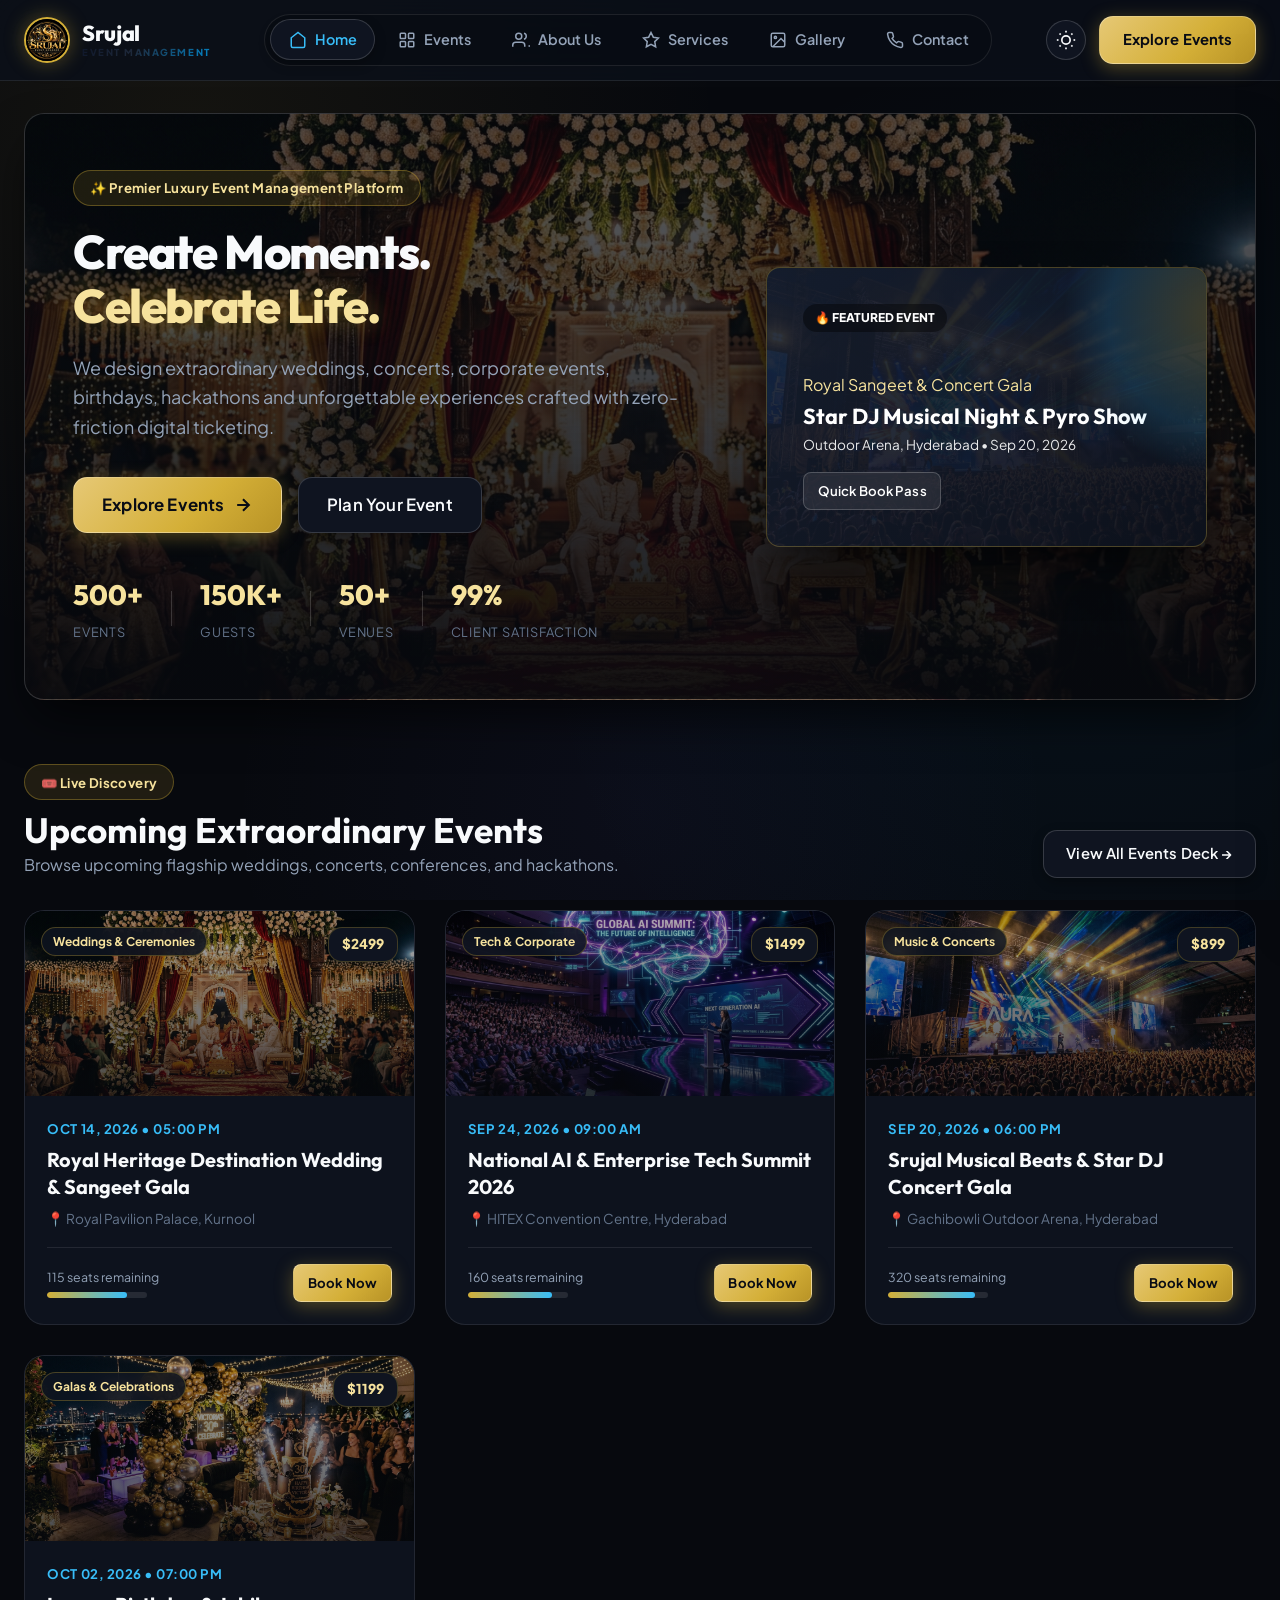
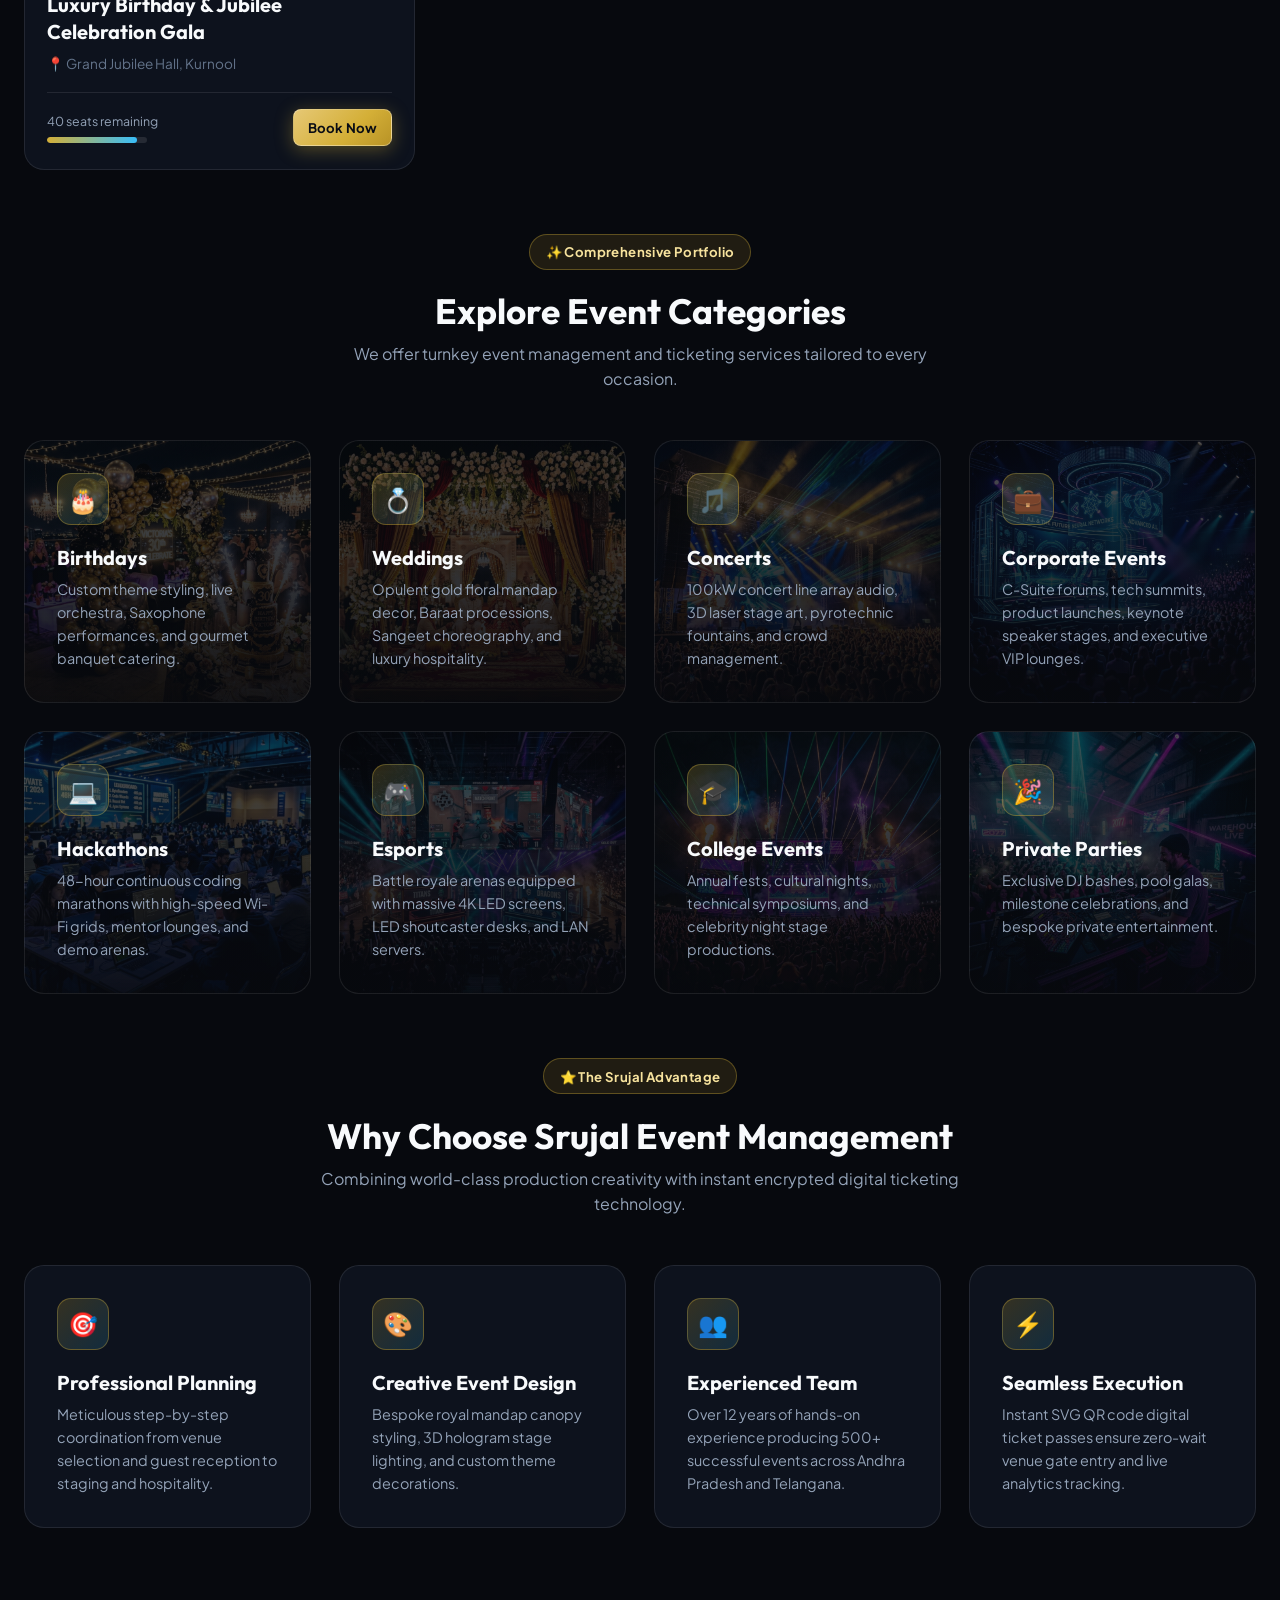
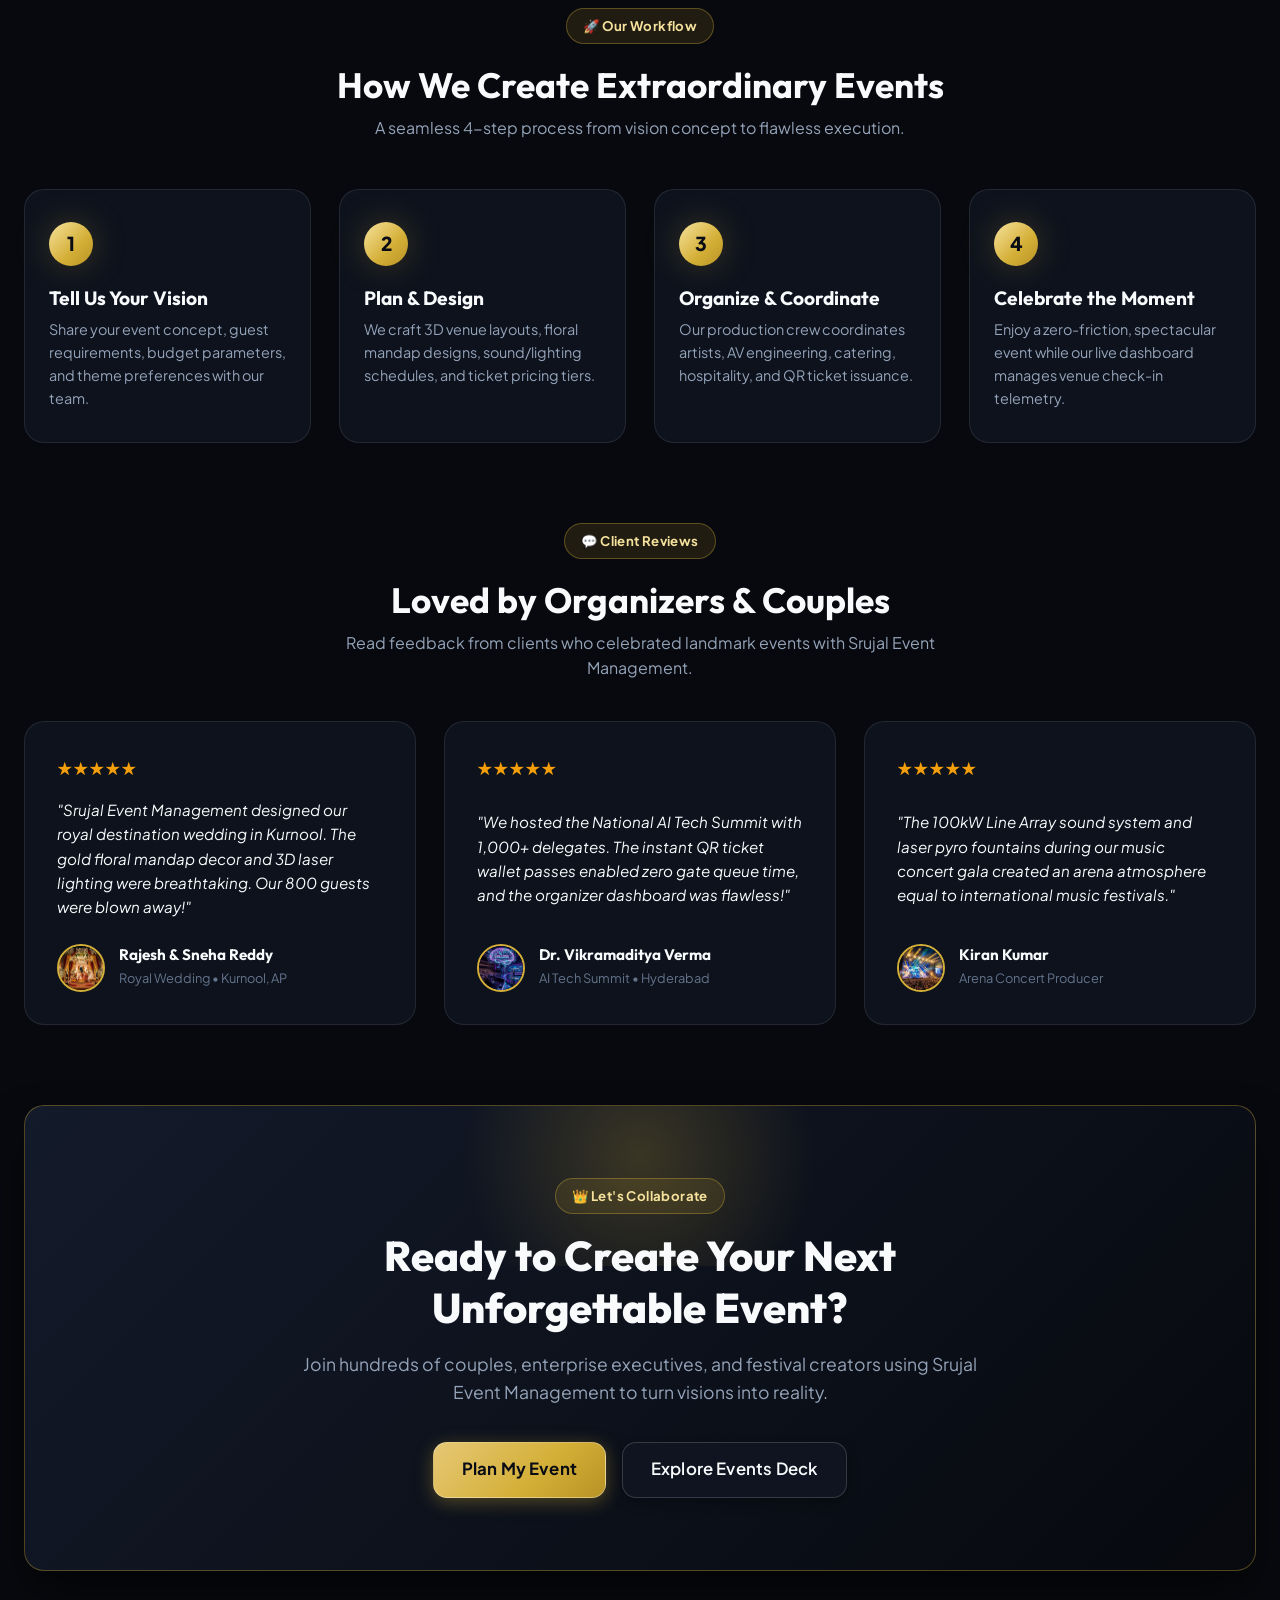
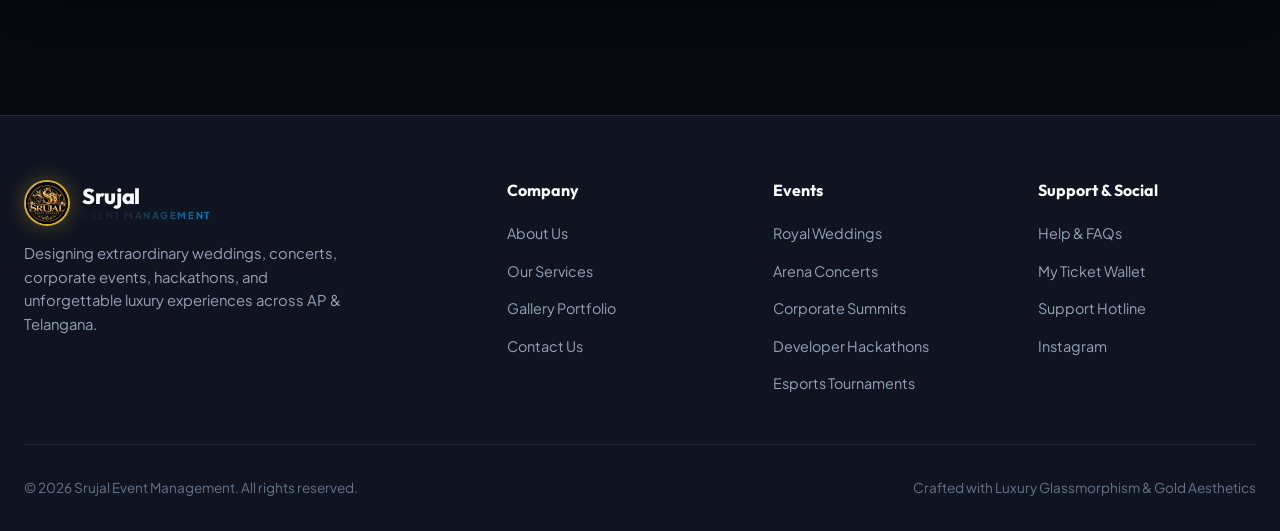
<file: index.html>
<!DOCTYPE html>
<html lang="en" data-theme="dark">
<head>
  <meta charset="UTF-8">
  <meta name="viewport" content="width=device-width, initial-scale=1.0">
  <title>Srujal Event Management — Create Moments. Celebrate Life.</title>
  <meta name="description" content="We design extraordinary weddings, concerts, corporate summits, birthdays, hackathons, and unforgettable experiences with instant QR ticketing.">
  
  <!-- Google Fonts --> 
  <link rel="preconnect" href="https://fonts.googleapis.com">
  <link rel="preconnect" href="https://fonts.gstatic.com" crossorigin>
  <link href="https://fonts.googleapis.com/css2?family=Outfit:wght@400;500;600;700;800&family=Plus+Jakarta+Sans:wght@300;400;500;600;700;800&display=swap" rel="stylesheet">
  
  <!-- Stylesheet -->
  <link rel="stylesheet" href="styles.css">   
  <script>
    (function() {
      const saved = localStorage.getItem('srujalem_theme') || 'dark';
      document.documentElement.setAttribute('data-theme', saved);
    })();
  </script>
</head>
<body>

  <!-- Header Nav -->
  <header class="app-header">
    <div class="header-container">
      <a href="index.html" class="brand-logo">
        <img src="images/logo.png" alt="Srujal Event Management Logo" class="brand-logo-img">
        <span class="logo-text"><span class="logo-name">Srujal</span><span class="logo-accent">Event Management</span></span>
      </a>

      <!-- Primary Navigation -->
      <nav class="main-nav">
        <a href="index.html" class="nav-link active">
          <svg width="18" height="18" viewBox="0 0 24 24" fill="none" stroke="currentColor" stroke-width="2"><path d="M3 9l9-7 9 7v11a2 2 0 0 1-2 2H5a2 2 0 0 1-2-2z"/></svg>
          <span>Home</span>
        </a>
        <a href="events.html" class="nav-link">
          <svg width="18" height="18" viewBox="0 0 24 24" fill="none" stroke="currentColor" stroke-width="2"><rect x="3" y="3" width="7" height="7" rx="1"/><rect x="14" y="3" width="7" height="7" rx="1"/><rect x="14" y="14" width="7" height="7" rx="1"/><rect x="3" y="14" width="7" height="7" rx="1"/></svg>
          <span>Events</span>
        </a>
        <a href="about.html" class="nav-link">
          <svg width="18" height="18" viewBox="0 0 24 24" fill="none" stroke="currentColor" stroke-width="2"><path d="M17 21v-2a4 4 0 0 0-4-4H5a4 4 0 0 0-4 4v2"/><circle cx="9" cy="7" r="4"/><path d="M23 21v-2a4 4 0 0 3-3.87"/><path d="M16 3.13a4 4 0 0 1 0 7.75"/></svg>
          <span>About Us</span>
        </a>
        <a href="services.html" class="nav-link">
          <svg width="18" height="18" viewBox="0 0 24 24" fill="none" stroke="currentColor" stroke-width="2"><path d="M12 2l3.09 6.26L22 9.27l-5 4.87 1.18 6.88L12 17.77l-6.18 3.25L7 14.14 2 9.27l6.91-1.01L12 2z"/></svg>
          <span>Services</span>
        </a>
        <a href="gallery.html" class="nav-link">
          <svg width="18" height="18" viewBox="0 0 24 24" fill="none" stroke="currentColor" stroke-width="2"><rect x="3" y="3" width="18" height="18" rx="2"/><circle cx="8.5" cy="8.5" r="1.5"/><polyline points="21 15 16 10 5 21"/></svg>
          <span>Gallery</span>
        </a>
        <a href="contact.html" class="nav-link">
          <svg width="18" height="18" viewBox="0 0 24 24" fill="none" stroke="currentColor" stroke-width="2"><path d="M22 16.92v3a2 2 0 0 1-2.18 2 19.79 19.79 0 0 1-8.63-3.07 19.5 19.5 0 0 1-6-6 19.79 19.79 0 0 1-3.07-8.67A2 2 0 0 1 4.11 2h3a2 2 0 0 1 2 1.72 12.84 12.84 0 0 0 .7 2.81 2 2 0 0 1-.45 2.11L8.09 9.91a16 16 0 0 0 6 6l1.27-1.27a2 2 0 0 1 2.11-.45 12.84 12.84 0 0 0 2.81.7A2 2 0 0 1 22 16.92z"/></svg>
          <span>Contact</span>
        </a>
      </nav>

      <!-- Action Controls -->
      <div class="header-actions">
        <button class="theme-toggle-btn" id="theme-toggle" title="Toggle Theme" aria-label="Toggle Theme">
          <svg class="sun-icon" width="20" height="20" viewBox="0 0 24 24" fill="none" stroke="currentColor" stroke-width="2"><circle cx="12" cy="12" r="5"/><line x1="12" y1="1" x2="12" y2="3"/><line x1="12" y1="21" x2="12" y2="23"/><line x1="4.22" y1="4.22" x2="5.64" y2="5.64"/><line x1="18.36" y1="18.36" x2="19.78" y2="19.78"/><line x1="1" y1="12" x2="3" y2="12"/><line x1="21" y1="12" x2="23" y2="12"/><line x1="4.22" y1="19.78" x2="5.64" y2="18.36"/><line x1="18.36" y1="5.64" x2="19.78" y2="4.22"/></svg>
          <svg class="moon-icon" width="20" height="20" viewBox="0 0 24 24" fill="none" stroke="currentColor" stroke-width="2"><path d="M21 12.79A9 9 0 1 1 11.21 3 7 7 0 0 0 21 12.79z"/></svg>
        </button>
        <button class="mobile-menu-toggle" id="mobile-menu-toggle" aria-label="Open Mobile Navigation Menu">
          <svg width="24" height="24" viewBox="0 0 24 24" fill="none" stroke="currentColor" stroke-width="2"><line x1="3" y1="12" x2="21" y2="12"/><line x1="3" y1="6" x2="21" y2="6"/><line x1="3" y1="18" x2="21" y2="18"/></svg>
        </button>
        <a href="events.html" class="btn btn-primary"><span>Explore Events</span></a>
      </div>
    </div>
  </header>

  <!-- Mobile Navigation Drawer -->
  <div class="mobile-nav-backdrop" id="mobile-nav-backdrop"></div>
  <aside class="mobile-nav-drawer" id="mobile-nav-drawer">
    <a href="index.html" class="nav-link active">Home</a>
    <a href="events.html" class="nav-link">Events Deck</a>
    <a href="about.html" class="nav-link">About Us</a>
    <a href="services.html" class="nav-link">Services</a>
    <a href="gallery.html" class="nav-link">Gallery</a>
    <a href="contact.html" class="nav-link">Contact</a>
  </aside>

  <main class="app-main">
    <!-- SECTION 1: CINEMATIC HERO SECTION -->
    <section class="hero-banner reveal-on-scroll" style="background: linear-gradient(180deg, rgba(7, 9, 14, 0.65) 0%, rgba(7, 9, 14, 0.95) 100%), url('images/royal_wedding.jpg') center/cover no-repeat;">
      <div class="hero-content">
        <span class="hero-chip">✨ Premier Luxury Event Management Platform</span>
        <h1 class="hero-title">Create Moments. <br><span style="color: var(--accent-gold-light); text-shadow: 0 0 25px rgba(212, 175, 55, 0.4);">Celebrate Life.</span></h1>
        <p class="hero-subtitle">We design extraordinary weddings, concerts, corporate events, birthdays, hackathons and unforgettable experiences crafted with zero-friction digital ticketing.</p>
        
        <div style="display: flex; gap: 1rem; margin-bottom: 2.5rem; flex-wrap: wrap;">
          <a href="events.html" class="btn btn-primary btn-lg">
            <span>Explore Events</span>
            <svg width="20" height="20" viewBox="0 0 24 24" fill="none" stroke="currentColor" stroke-width="2.5"><line x1="5" y1="12" x2="19" y2="12"/><polyline points="12 5 19 12 12 19"/></svg>
          </a>
          <a href="contact.html" class="btn btn-secondary btn-lg">Plan Your Event</a>
        </div>

        <div class="hero-stats">
          <div class="stat-item">
            <span class="stat-num">500+</span>
            <span class="stat-lbl">Events</span>
          </div>
          <div class="stat-divider"></div>
          <div class="stat-item">
            <span class="stat-num">150K+</span>
            <span class="stat-lbl">Guests</span>
          </div>
          <div class="stat-divider"></div>
          <div class="stat-item">
            <span class="stat-num">50+</span>
            <span class="stat-lbl">Venues</span>
          </div>
          <div class="stat-divider"></div>
          <div class="stat-item">
            <span class="stat-num">99%</span>
            <span class="stat-lbl">Client Satisfaction</span>
          </div>
        </div>
      </div>

      <div class="hero-art-card" style="background: linear-gradient(135deg, rgba(22, 30, 46, 0.9) 0%, rgba(13, 18, 29, 0.95) 100%), url('images/concert_stage.jpg') center/cover no-repeat;">
        <div class="art-glow-orb"></div>
        <div class="featured-badge">🔥 Featured Event</div>
        <div class="art-details">
          <span class="art-category" style="color: var(--accent-gold-light);">Royal Sangeet & Concert Gala</span>
          <h3>Star DJ Musical Night & Pyro Show</h3>
          <p>Outdoor Arena, Hyderabad • Sep 20, 2026</p>
          <a href="events.html" class="btn btn-sm btn-glass">Quick Book Pass</a>
        </div>
      </div>
    </section>

    <!-- SECTION 2: UPCOMING EVENTS DECK -->
    <section class="reveal-on-scroll" style="margin: 4rem 0;">
      <div style="display: flex; justify-content: space-between; align-items: flex-end; margin-bottom: 2rem; flex-wrap: wrap; gap: 1rem;">
        <div>
          <span class="hero-chip" style="margin-bottom: 0.5rem;">🎟️ Live Discovery</span>
          <h2 style="font-size: 2.2rem;">Upcoming Extraordinary Events</h2>
          <p style="color: var(--text-secondary);">Browse upcoming flagship weddings, concerts, conferences, and hackathons.</p>
        </div>
        <a href="events.html" class="btn btn-secondary">View All Events Deck &rarr;</a>
      </div>

      <div class="events-grid">
        <!-- Card 1 -->
        <article class="event-card">
          <div class="card-banner" style="background: url('images/royal_wedding.jpg') center/cover no-repeat;">
            <div class="card-banner-overlay"></div>
            <span class="category-tag">Weddings & Ceremonies</span>
            <span class="price-tag">$2499</span>
          </div>
          <div class="card-content">
            <div class="card-date-row">
              <span>Oct 14, 2026 • 05:00 PM</span>
            </div>
            <h3 class="card-title">Royal Heritage Destination Wedding & Sangeet Gala</h3>
            <div class="card-location">📍 Royal Pavilion Palace, Kurnool</div>
            <div class="card-footer">
              <div class="capacity-progress">
                <span>115 seats remaining</span>
                <div class="progress-bar-track"><div class="progress-bar-fill" style="width: 80%;"></div></div>
              </div>
              <a href="events.html" class="btn btn-sm btn-primary">Book Now</a>
            </div>
          </div>
        </article>

        <!-- Card 2 -->
        <article class="event-card">
          <div class="card-banner" style="background: url('images/tech_ai_summit.jpg') center/cover no-repeat;">
            <div class="card-banner-overlay"></div>
            <span class="category-tag">Tech & Corporate</span>
            <span class="price-tag">$1499</span>
          </div>
          <div class="card-content">
            <div class="card-date-row">
              <span>Sep 24, 2026 • 09:00 AM</span>
            </div>
            <h3 class="card-title">National AI & Enterprise Tech Summit 2026</h3>
            <div class="card-location">📍 HITEX Convention Centre, Hyderabad</div>
            <div class="card-footer">
              <div class="capacity-progress">
                <span>160 seats remaining</span>
                <div class="progress-bar-track"><div class="progress-bar-fill" style="width: 84%;"></div></div>
              </div>
              <a href="events.html" class="btn btn-sm btn-primary">Book Now</a>
            </div>
          </div>
        </article>

        <!-- Card 3 -->
        <article class="event-card">
          <div class="card-banner" style="background: url('images/concert_stage.jpg') center/cover no-repeat;">
            <div class="card-banner-overlay"></div>
            <span class="category-tag">Music & Concerts</span>
            <span class="price-tag">$899</span>
          </div>
          <div class="card-content">
            <div class="card-date-row">
              <span>Sep 20, 2026 • 06:00 PM</span>
            </div>
            <h3 class="card-title">Srujal Musical Beats & Star DJ Concert Gala</h3>
            <div class="card-location">📍 Gachibowli Outdoor Arena, Hyderabad</div>
            <div class="card-footer">
              <div class="capacity-progress">
                <span>320 seats remaining</span>
                <div class="progress-bar-track"><div class="progress-bar-fill" style="width: 87%;"></div></div>
              </div>
              <a href="events.html" class="btn btn-sm btn-primary">Book Now</a>
            </div>
          </div>
        </article>

        <!-- Card 4 -->
        <article class="event-card">
          <div class="card-banner" style="background: url('images/birthday_gala.jpg') center/cover no-repeat;">
            <div class="card-banner-overlay"></div>
            <span class="category-tag">Galas & Celebrations</span>
            <span class="price-tag">$1199</span>
          </div>
          <div class="card-content">
            <div class="card-date-row">
              <span>Oct 02, 2026 • 07:00 PM</span>
            </div>
            <h3 class="card-title">Luxury Birthday & Jubilee Celebration Gala</h3>
            <div class="card-location">📍 Grand Jubilee Hall, Kurnool</div>
            <div class="card-footer">
              <div class="capacity-progress">
                <span>40 seats remaining</span>
                <div class="progress-bar-track"><div class="progress-bar-fill" style="width: 90%;"></div></div>
              </div>
              <a href="events.html" class="btn btn-sm btn-primary">Book Now</a>
            </div>
          </div>
        </article>
      </div>
    </section>

    <!-- SECTION 3: EVENT CATEGORIES -->
    <section class="reveal-on-scroll" style="margin: 4rem 0;">
      <div style="text-align: center; margin-bottom: 2.5rem;">
        <span class="hero-chip">✨ Comprehensive Portfolio</span>
        <h2 style="font-size: 2.2rem; margin-bottom: 0.5rem;">Explore Event Categories</h2>
        <p style="color: var(--text-secondary); max-width: 650px; margin: 0 auto;">We offer turnkey event management and ticketing services tailored to every occasion.</p>
      </div>

      <div class="features-grid">
        <a href="events.html?cat=Birthdays" class="feature-card" style="background: linear-gradient(180deg, rgba(7,9,14,0.7) 0%, rgba(7,9,14,0.95) 100%), url('images/birthday_gala.jpg') center/cover no-repeat;">
          <div class="feature-icon">🎂</div>
          <h3>Birthdays</h3>
          <p>Custom theme styling, live orchestra, Saxophone performances, and gourmet banquet catering.</p>
        </a>

        <a href="events.html?cat=Weddings" class="feature-card" style="background: linear-gradient(180deg, rgba(7,9,14,0.7) 0%, rgba(7,9,14,0.95) 100%), url('images/royal_wedding.jpg') center/cover no-repeat;">
          <div class="feature-icon">💍</div>
          <h3>Weddings</h3>
          <p>Opulent gold floral mandap decor, Baraat processions, Sangeet choreography, and luxury hospitality.</p>
        </a>

        <a href="events.html?cat=Concerts" class="feature-card" style="background: linear-gradient(180deg, rgba(7,9,14,0.7) 0%, rgba(7,9,14,0.95) 100%), url('images/concert_stage.jpg') center/cover no-repeat;">
          <div class="feature-icon">🎵</div>
          <h3>Concerts</h3>
          <p>100kW concert line array audio, 3D laser stage art, pyrotechnic fountains, and crowd management.</p>
        </a>

        <a href="events.html?cat=Corporate" class="feature-card" style="background: linear-gradient(180deg, rgba(7,9,14,0.7) 0%, rgba(7,9,14,0.95) 100%), url('images/corporate_summit.png') center/cover no-repeat;">
          <div class="feature-icon">💼</div>
          <h3>Corporate Events</h3>
          <p>C-Suite forums, tech summits, product launches, keynote speaker stages, and executive VIP lounges.</p>
        </a>

        <a href="events.html?cat=Hackathons" class="feature-card" style="background: linear-gradient(180deg, rgba(7,9,14,0.7) 0%, rgba(7,9,14,0.95) 100%), url('images/hackathon.jpg') center/cover no-repeat;">
          <div class="feature-icon">💻</div>
          <h3>Hackathons</h3>
          <p>48-hour continuous coding marathons with high-speed Wi-Fi grids, mentor lounges, and demo arenas.</p>
        </a>

        <a href="events.html?cat=Gaming" class="feature-card" style="background: linear-gradient(180deg, rgba(7,9,14,0.7) 0%, rgba(7,9,14,0.95) 100%), url('images/esports_arena.jpg') center/cover no-repeat;">
          <div class="feature-icon">🎮</div>
          <h3>Esports</h3>
          <p>Battle royale arenas equipped with massive 4K LED screens, LED shoutcaster desks, and LAN servers.</p>
        </a>

        <a href="events.html?cat=College" class="feature-card" style="background: linear-gradient(180deg, rgba(7,9,14,0.7) 0%, rgba(7,9,14,0.95) 100%), url('images/music_mainstage.jpg') center/cover no-repeat;">
          <div class="feature-icon">🎓</div>
          <h3>College Events</h3>
          <p>Annual fests, cultural nights, technical symposiums, and celebrity night stage productions.</p>
        </a>

        <a href="events.html?cat=Parties" class="feature-card" style="background: linear-gradient(180deg, rgba(7,9,14,0.7) 0%, rgba(7,9,14,0.95) 100%), url('images/music_dj_rave.jpg') center/cover no-repeat;">
          <div class="feature-icon">🎉</div>
          <h3>Private Parties</h3>
          <p>Exclusive DJ bashes, pool galas, milestone celebrations, and bespoke private entertainment.</p>
        </a>
      </div>
    </section>

    <!-- SECTION 4: WHY CHOOSE US -->
    <section class="reveal-on-scroll" style="margin: 4rem 0;">
      <div style="text-align: center; margin-bottom: 2.5rem;">
        <span class="hero-chip">⭐ The Srujal Advantage</span>
        <h2 style="font-size: 2.2rem; margin-bottom: 0.5rem;">Why Choose Srujal Event Management</h2>
        <p style="color: var(--text-secondary); max-width: 650px; margin: 0 auto;">Combining world-class production creativity with instant encrypted digital ticketing technology.</p>
      </div>

      <div class="features-grid">
        <div class="feature-card">
          <div class="feature-icon">🎯</div>
          <h3>Professional Planning</h3>
          <p>Meticulous step-by-step coordination from venue selection and guest reception to staging and hospitality.</p>
        </div>
        <div class="feature-card">
          <div class="feature-icon">🎨</div>
          <h3>Creative Event Design</h3>
          <p>Bespoke royal mandap canopy styling, 3D hologram stage lighting, and custom theme decorations.</p>
        </div>
        <div class="feature-card">
          <div class="feature-icon">👥</div>
          <h3>Experienced Team</h3>
          <p>Over 12 years of hands-on experience producing 500+ successful events across Andhra Pradesh and Telangana.</p>
        </div>
        <div class="feature-card">
          <div class="feature-icon">⚡</div>
          <h3>Seamless Execution</h3>
          <p>Instant SVG QR code digital ticket passes ensure zero-wait venue gate entry and live analytics tracking.</p>
        </div>
      </div>
    </section>

    <!-- SECTION 5: EVENT PROCESS TIMELINE -->
    <section class="reveal-on-scroll" style="margin: 5rem 0;">
      <div style="text-align: center; margin-bottom: 1.5rem;">
        <span class="hero-chip">🚀 Our Workflow</span>
        <h2 style="font-size: 2.2rem; margin-bottom: 0.5rem;">How We Create Extraordinary Events</h2>
        <p style="color: var(--text-secondary); max-width: 600px; margin: 0 auto;">A seamless 4-step process from vision concept to flawless execution.</p>
      </div>

      <div class="process-timeline">
        <div class="process-step">
          <div class="process-num">1</div>
          <h3>Tell Us Your Vision</h3>
          <p>Share your event concept, guest requirements, budget parameters, and theme preferences with our team.</p>
        </div>

        <div class="process-step">
          <div class="process-num">2</div>
          <h3>Plan & Design</h3>
          <p>We craft 3D venue layouts, floral mandap designs, sound/lighting schedules, and ticket pricing tiers.</p>
        </div>

        <div class="process-step">
          <div class="process-num">3</div>
          <h3>Organize & Coordinate</h3>
          <p>Our production crew coordinates artists, AV engineering, catering, hospitality, and QR ticket issuance.</p>
        </div>

        <div class="process-step">
          <div class="process-num">4</div>
          <h3>Celebrate the Moment</h3>
          <p>Enjoy a zero-friction, spectacular event while our live dashboard manages venue check-in telemetry.</p>
        </div>
      </div>
    </section>

    <!-- SECTION 6: TESTIMONIALS -->
    <section class="reveal-on-scroll" style="margin: 5rem 0;">
      <div style="text-align: center; margin-bottom: 2.5rem;">
        <span class="hero-chip">💬 Client Reviews</span>
        <h2 style="font-size: 2.2rem; margin-bottom: 0.5rem;">Loved by Organizers & Couples</h2>
        <p style="color: var(--text-secondary); max-width: 600px; margin: 0 auto;">Read feedback from clients who celebrated landmark events with Srujal Event Management.</p>
      </div>

      <div class="testimonials-grid">
        <div class="testimonial-card">
          <div class="testimonial-rating">★★★★★</div>
          <p class="testimonial-quote">"Srujal Event Management designed our royal destination wedding in Kurnool. The gold floral mandap decor and 3D laser lighting were breathtaking. Our 800 guests were blown away!"</p>
          <div class="testimonial-author">
            <img src="images/royal_wedding.jpg" alt="Client Rajesh & Sneha" class="testimonial-avatar">
            <div class="testimonial-info">
              <h4>Rajesh & Sneha Reddy</h4>
              <span>Royal Wedding • Kurnool, AP</span>
            </div>
          </div>
        </div>

        <div class="testimonial-card">
          <div class="testimonial-rating">★★★★★</div>
          <p class="testimonial-quote">"We hosted the National AI Tech Summit with 1,000+ delegates. The instant QR ticket wallet passes enabled zero gate queue time, and the organizer dashboard was flawless!"</p>
          <div class="testimonial-author">
            <img src="images/tech_ai_summit.jpg" alt="Dr. Vikramaditya Verma" class="testimonial-avatar">
            <div class="testimonial-info">
              <h4>Dr. Vikramaditya Verma</h4>
              <span>AI Tech Summit • Hyderabad</span>
            </div>
          </div>
        </div>

        <div class="testimonial-card">
          <div class="testimonial-rating">★★★★★</div>
          <p class="testimonial-quote">"The 100kW Line Array sound system and laser pyro fountains during our music concert gala created an arena atmosphere equal to international music festivals."</p>
          <div class="testimonial-author">
            <img src="images/concert_stage.jpg" alt="Armaan Malik Performance" class="testimonial-avatar">
            <div class="testimonial-info">
              <h4>Kiran Kumar</h4>
              <span>Arena Concert Producer</span>
            </div>
          </div>
        </div>
      </div>
    </section>

    <!-- SECTION 7: FINAL CTA BANNER -->
    <section class="reveal-on-scroll" style="background: linear-gradient(135deg, #131a2a 0%, #07090e 100%); border: 1px solid rgba(212, 175, 55, 0.35); border-radius: var(--radius-lg); padding: 4.5rem 2.5rem; color: #ffffff; text-align: center; margin-top: 4rem; position: relative; overflow: hidden; box-shadow: var(--shadow-lg);">
      <div style="position: absolute; top: -60px; left: 50%; transform: translateX(-50%); width: 450px; height: 220px; background: radial-gradient(circle, rgba(212, 175, 55, 0.22) 0%, transparent 70%); pointer-events: none;"></div>
      <div style="position: relative; z-index: 2; max-width: 720px; margin: 0 auto;">
        <span class="hero-chip" style="margin-bottom: 1rem;">👑 Let's Collaborate</span>
        <h2 style="font-size: 2.6rem; color: var(--text-primary); margin-bottom: 1rem; font-weight: 800;">Ready to Create Your Next Unforgettable Event?</h2>
        <p style="font-size: 1.1rem; color: var(--text-secondary); margin-bottom: 2.25rem;">Join hundreds of couples, enterprise executives, and festival creators using Srujal Event Management to turn visions into reality.</p>
        <div style="display: flex; gap: 1rem; justify-content: center; flex-wrap: wrap;">
          <a href="contact.html" class="btn btn-primary btn-lg">Plan My Event</a>
          <a href="events.html" class="btn btn-secondary btn-lg">Explore Events Deck</a>
        </div>
      </div>
    </section>
  </main>

  <!-- App Footer -->
  <footer class="app-footer">
    <div class="footer-container">
      <div class="footer-grid">
        <div class="footer-brand">
          <a href="index.html" class="brand-logo">
            <img src="images/logo.png" alt="Srujal Event Management Emblem Logo" class="brand-logo-img">
            <span class="logo-text"><span class="logo-name">Srujal</span><span class="logo-accent">Event Management</span></span>
          </a>
          <p>Designing extraordinary weddings, concerts, corporate events, hackathons, and unforgettable luxury experiences across AP & Telangana.</p>
        </div>

        <div class="footer-col">
          <h4>Company</h4>
          <ul class="footer-links">
            <li><a href="about.html">About Us</a></li>
            <li><a href="services.html">Our Services</a></li>
            <li><a href="gallery.html">Gallery Portfolio</a></li>
            <li><a href="contact.html">Contact Us</a></li>
          </ul>
        </div>

        <div class="footer-col">
          <h4>Events</h4>
          <ul class="footer-links">
            <li><a href="events.html?cat=Weddings">Royal Weddings</a></li>
            <li><a href="events.html?cat=Concerts">Arena Concerts</a></li>
            <li><a href="events.html?cat=Corporate">Corporate Summits</a></li>
            <li><a href="events.html?cat=Hackathons">Developer Hackathons</a></li>
            <li><a href="events.html?cat=Gaming">Esports Tournaments</a></li>
          </ul>
        </div>

        <div class="footer-col">
          <h4>Support & Social</h4>
          <ul class="footer-links">
            <li><a href="contact.html">Help & FAQs</a></li>
            <li><a href="events.html?view=tickets">My Ticket Wallet</a></li>
            <li><a href="contact.html">Support Hotline</a></li>
            <li><a href="https://instagram.com" target="_blank" rel="noopener">Instagram</a></li>
          </ul>
        </div>
      </div>

      <div class="footer-bottom">
        <span>© 2026 Srujal Event Management. All rights reserved.</span>
        <span>Crafted with Luxury Glassmorphism & Gold Aesthetics</span>
      </div>
    </div>
  </footer>

  <script src="app.js"></script>
</body>
</html>
</file>
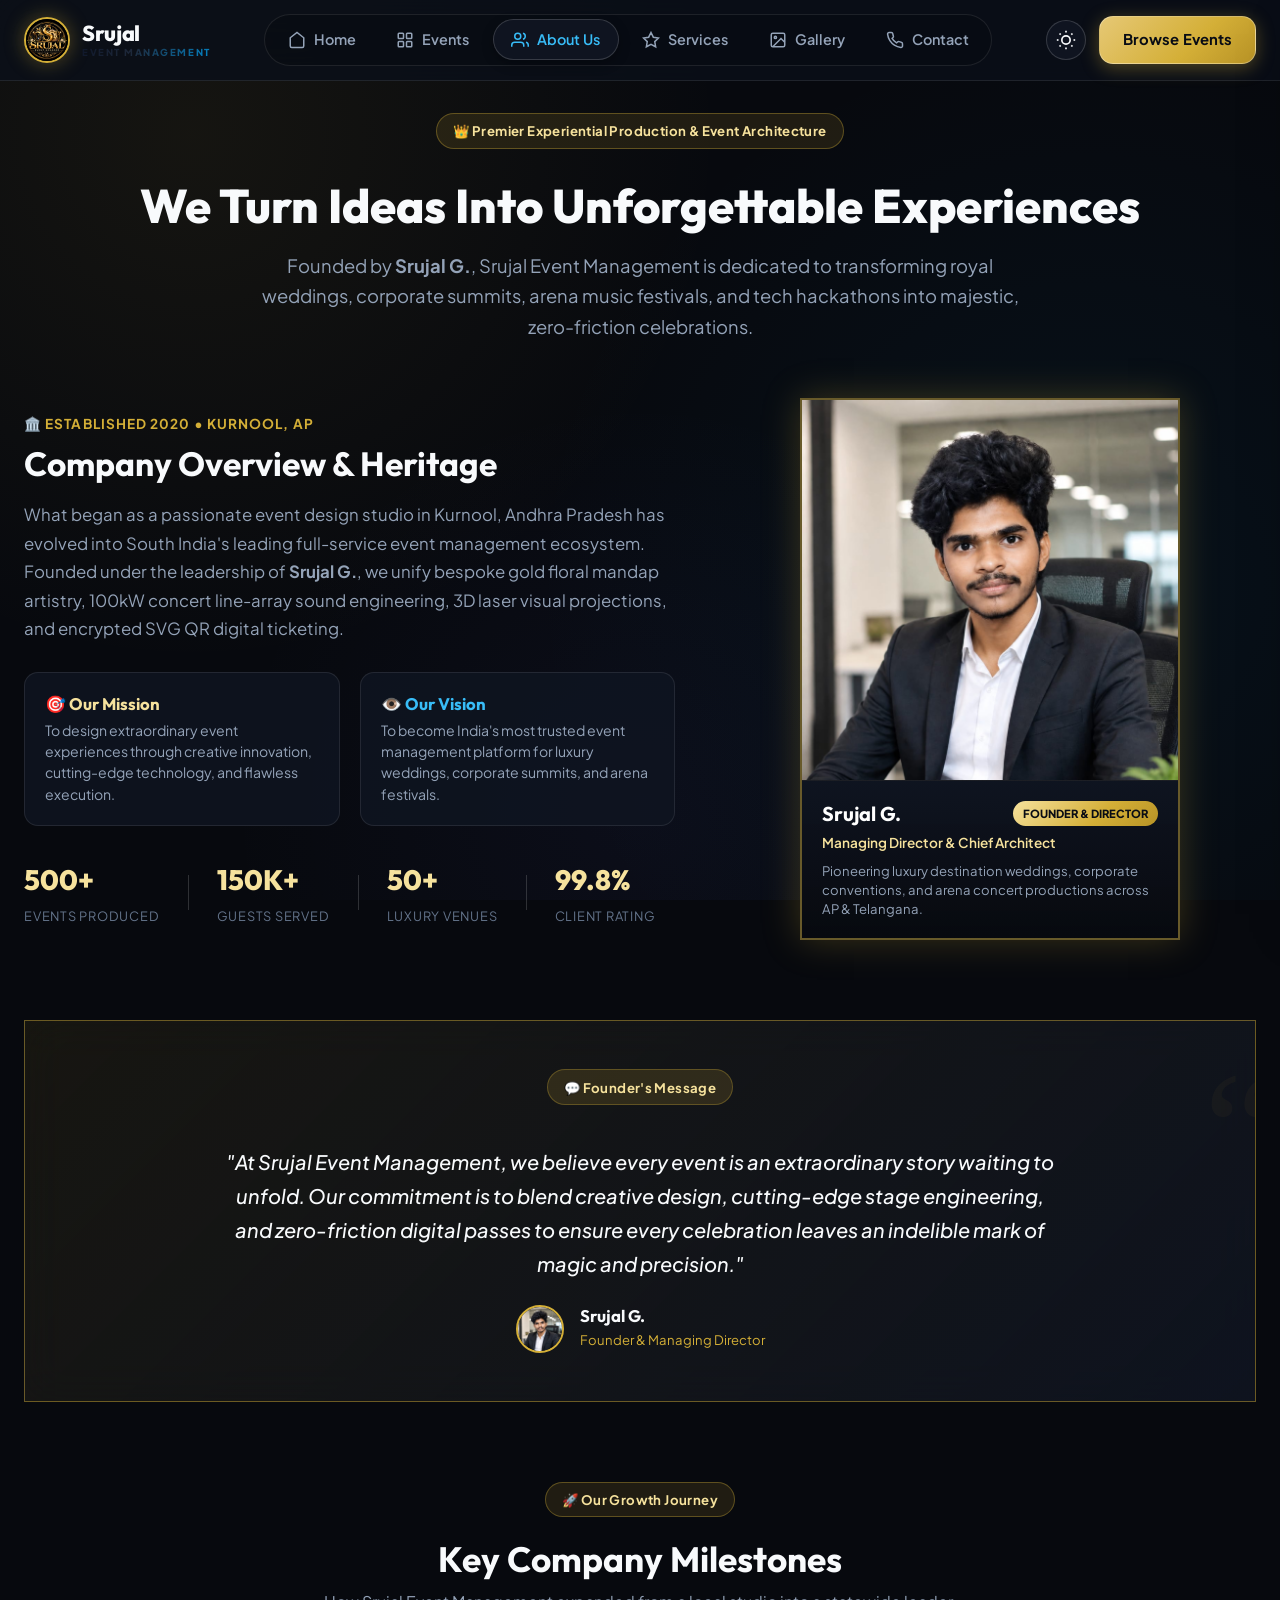
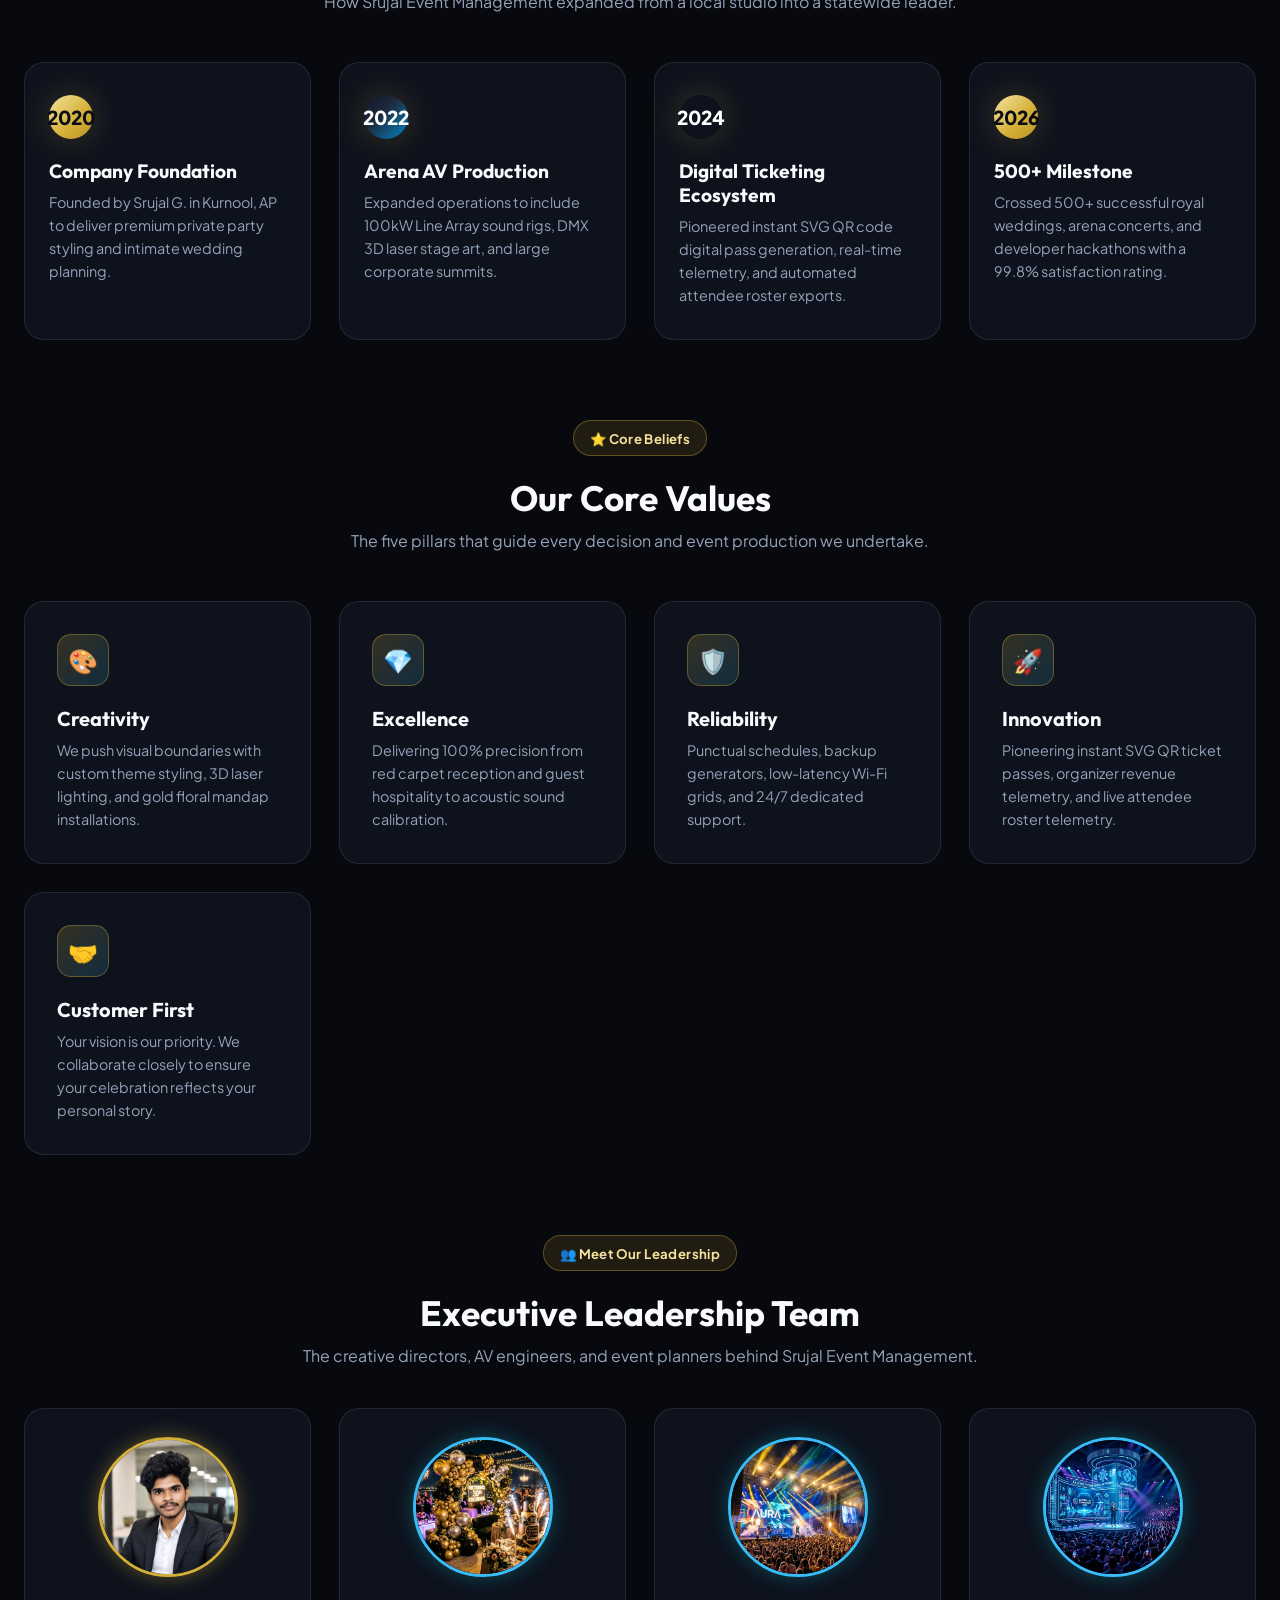
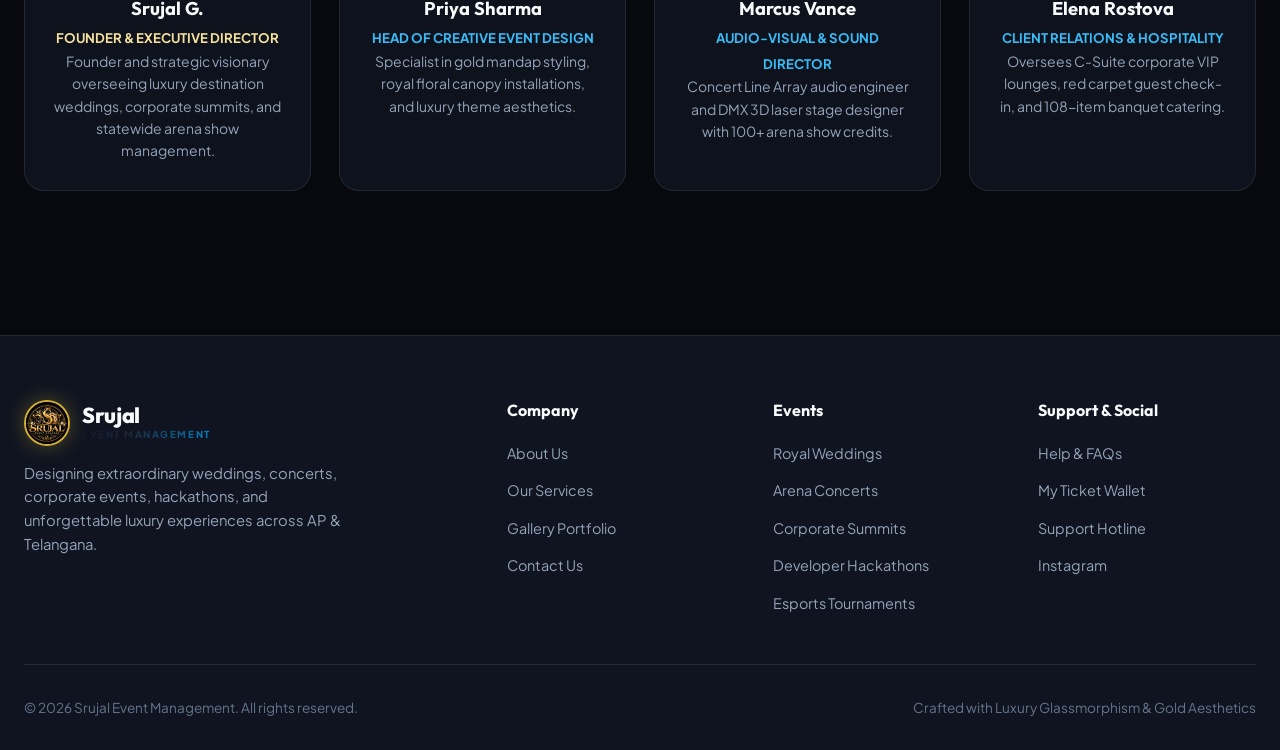
<file: about.html>
<!DOCTYPE html>
<html lang="en" data-theme="dark">
<head>
  <meta charset="UTF-8">
  <meta name="viewport" content="width=device-width, initial-scale=1.0">
  <title>About Us — Srujal Event Management</title>
  <meta name="description" content="Discover the story, mission, leadership, and event architecture behind Srujal Event Management, founded by Srujal G.">
  
  <!-- Google Fonts -->
  <link rel="preconnect" href="https://fonts.googleapis.com">
  <link rel="preconnect" href="https://fonts.gstatic.com" crossorigin>
  <link href="https://fonts.googleapis.com/css2?family=Outfit:wght@400;500;600;700;800&family=Plus+Jakarta+Sans:wght@300;400;500;600;700;800&display=swap" rel="stylesheet">
  
  <!-- App Stylesheet -->
  <link rel="stylesheet" href="styles.css">
  <script>
    (function() {
      const saved = localStorage.getItem('srujalem_theme') || 'dark';
      document.documentElement.setAttribute('data-theme', saved);
    })();
  </script>
</head>
<body>

  <!-- Header Nav -->
  <header class="app-header">
    <div class="header-container">
      <a href="index.html" class="brand-logo">
        <img src="images/logo.png" alt="Srujal Event Management Emblem Logo" class="brand-logo-img">
        <span class="logo-text"><span class="logo-name">Srujal</span><span class="logo-accent">Event Management</span></span>
      </a>

      <!-- Primary Navigation -->
      <nav class="main-nav">
        <a href="index.html" class="nav-link">
          <svg width="18" height="18" viewBox="0 0 24 24" fill="none" stroke="currentColor" stroke-width="2"><path d="M3 9l9-7 9 7v11a2 2 0 0 1-2 2H5a2 2 0 0 1-2-2z"/></svg>
          <span>Home</span>
        </a>
        <a href="events.html" class="nav-link">
          <svg width="18" height="18" viewBox="0 0 24 24" fill="none" stroke="currentColor" stroke-width="2"><rect x="3" y="3" width="7" height="7" rx="1"/><rect x="14" y="3" width="7" height="7" rx="1"/><rect x="14" y="14" width="7" height="7" rx="1"/><rect x="3" y="14" width="7" height="7" rx="1"/></svg>
          <span>Events</span>
        </a>
        <a href="about.html" class="nav-link active">
          <svg width="18" height="18" viewBox="0 0 24 24" fill="none" stroke="currentColor" stroke-width="2"><path d="M17 21v-2a4 4 0 0 0-4-4H5a4 4 0 0 0-4 4v2"/><circle cx="9" cy="7" r="4"/><path d="M23 21v-2a4 4 0 0 0-3-3.87"/><path d="M16 3.13a4 4 0 0 1 0 7.75"/></svg>
          <span>About Us</span>
        </a>
        <a href="services.html" class="nav-link">
          <svg width="18" height="18" viewBox="0 0 24 24" fill="none" stroke="currentColor" stroke-width="2"><path d="M12 2l3.09 6.26L22 9.27l-5 4.87 1.18 6.88L12 17.77l-6.18 3.25L7 14.14 2 9.27l6.91-1.01L12 2z"/></svg>
          <span>Services</span>
        </a>
        <a href="gallery.html" class="nav-link">
          <svg width="18" height="18" viewBox="0 0 24 24" fill="none" stroke="currentColor" stroke-width="2"><rect x="3" y="3" width="18" height="18" rx="2"/><circle cx="8.5" cy="8.5" r="1.5"/><polyline points="21 15 16 10 5 21"/></svg>
          <span>Gallery</span>
        </a>
        <a href="contact.html" class="nav-link">
          <svg width="18" height="18" viewBox="0 0 24 24" fill="none" stroke="currentColor" stroke-width="2"><path d="M22 16.92v3a2 2 0 0 1-2.18 2 19.79 19.79 0 0 1-8.63-3.07 19.5 19.5 0 0 1-6-6 19.79 19.79 0 0 1-3.07-8.67A2 2 0 0 1 4.11 2h3a2 2 0 0 1 2 1.72 12.84 12.84 0 0 0 .7 2.81 2 2 0 0 1-.45 2.11L8.09 9.91a16 16 0 0 0 6 6l1.27-1.27a2 2 0 0 1 2.11-.45 12.84 12.84 0 0 0 2.81.7A2 2 0 0 1 22 16.92z"/></svg>
          <span>Contact</span>
        </a>
      </nav>

      <!-- Action Controls -->
      <div class="header-actions">
        <button class="theme-toggle-btn" id="theme-toggle" title="Toggle Theme" aria-label="Toggle Theme">
          <svg class="sun-icon" width="20" height="20" viewBox="0 0 24 24" fill="none" stroke="currentColor" stroke-width="2"><circle cx="12" cy="12" r="5"/><line x1="12" y1="1" x2="12" y2="3"/><line x1="12" y1="21" x2="12" y2="23"/><line x1="4.22" y1="4.22" x2="5.64" y2="5.64"/><line x1="18.36" y1="18.36" x2="19.78" y2="19.78"/><line x1="1" y1="12" x2="3" y2="12"/><line x1="21" y1="12" x2="23" y2="12"/><line x1="4.22" y1="19.78" x2="5.64" y2="18.36"/><line x1="18.36" y1="5.64" x2="19.78" y2="4.22"/></svg>
          <svg class="moon-icon" width="20" height="20" viewBox="0 0 24 24" fill="none" stroke="currentColor" stroke-width="2"><path d="M21 12.79A9 9 0 1 1 11.21 3 7 7 0 0 0 21 12.79z"/></svg>
        </button>
        <button class="mobile-menu-toggle" id="mobile-menu-toggle" aria-label="Open Mobile Navigation Menu">
          <svg width="24" height="24" viewBox="0 0 24 24" fill="none" stroke="currentColor" stroke-width="2"><line x1="3" y1="12" x2="21" y2="12"/><line x1="3" y1="6" x2="21" y2="6"/><line x1="3" y1="18" x2="21" y2="18"/></svg>
        </button>
        <a href="events.html" class="btn btn-primary"><span>Browse Events</span></a>
      </div>
    </div>
  </header>

  <!-- Mobile Navigation Drawer -->
  <div class="mobile-nav-backdrop" id="mobile-nav-backdrop"></div>
  <aside class="mobile-nav-drawer" id="mobile-nav-drawer">
    <a href="index.html" class="nav-link">Home</a>
    <a href="events.html" class="nav-link">Events Deck</a>
    <a href="about.html" class="nav-link active">About Us</a>
    <a href="services.html" class="nav-link">Services</a>
    <a href="gallery.html" class="nav-link">Gallery</a>
    <a href="contact.html" class="nav-link">Contact</a>
  </aside>

  <main class="app-main">
    <!-- Hero Header -->
    <div style="text-align: center; margin-bottom: 3.5rem;">
      <span class="hero-chip">👑 Premier Experiential Production & Event Architecture</span>
      <h1 style="font-size: 2.95rem; margin: 0.5rem 0 1rem; font-weight: 800;">We Turn Ideas Into Unforgettable Experiences</h1>
      <p style="color: var(--text-secondary); max-width: 760px; margin: 0 auto; font-size: 1.15rem; line-height: 1.65;">
        Founded by <strong>Srujal G.</strong>, Srujal Event Management is dedicated to transforming royal weddings, corporate summits, arena music festivals, and tech hackathons into majestic, zero-friction celebrations.
      </p>
    </div>

    <!-- Company Story & Founder Hero Section -->
    <section class="about-hero-grid" style="align-items: center; gap: 3rem;">
      <div>
        <div style="display: inline-flex; align-items: center; gap: 0.5rem; color: var(--accent-gold); font-size: 0.85rem; font-weight: 700; text-transform: uppercase; letter-spacing: 0.08em; margin-bottom: 0.5rem;">
          <span>🏛️ Established 2020 • Kurnool, AP</span>
        </div>
        <h2 style="font-size: 2.1rem; margin-bottom: 1rem;">Company Overview & Heritage</h2>
        <p style="color: var(--text-secondary); font-size: 1.05rem; line-height: 1.7; margin-bottom: 1.25rem;">
          What began as a passionate event design studio in Kurnool, Andhra Pradesh has evolved into South India's leading full-service event management ecosystem. Founded under the leadership of <strong>Srujal G.</strong>, we unify bespoke gold floral mandap artistry, 100kW concert line-array sound engineering, 3D laser visual projections, and encrypted SVG QR digital ticketing.
        </p>
        
        <div style="display: grid; grid-template-columns: 1fr 1fr; gap: 1.25rem; margin-top: 1.75rem; margin-bottom: 2rem;">
          <div style="background: var(--bg-card); padding: 1.25rem; border-radius: var(--radius-md); border: 1px solid var(--border-subtle);">
            <h3 style="font-size: 1.05rem; color: var(--accent-gold-light); margin-bottom: 0.4rem; display: flex; align-items: center; gap: 0.4rem;">🎯 Our Mission</h3>
            <p style="font-size: 0.88rem; color: var(--text-secondary); line-height: 1.5;">To design extraordinary event experiences through creative innovation, cutting-edge technology, and flawless execution.</p>
          </div>
          <div style="background: var(--bg-card); padding: 1.25rem; border-radius: var(--radius-md); border: 1px solid var(--border-subtle);">
            <h3 style="font-size: 1.05rem; color: var(--accent-cyan); margin-bottom: 0.4rem; display: flex; align-items: center; gap: 0.4rem;">👁️ Our Vision</h3>
            <p style="font-size: 0.88rem; color: var(--text-secondary); line-height: 1.5;">To become India's most trusted event management platform for luxury weddings, corporate summits, and arena festivals.</p>
          </div>
        </div>

        <!-- Live Statistics Deck -->
        <div class="hero-stats" style="margin-top: 1rem;">
          <div class="stat-item"><span class="stat-num">500+</span><span class="stat-lbl">Events Produced</span></div>
          <div class="stat-divider"></div>
          <div class="stat-item"><span class="stat-num">150K+</span><span class="stat-lbl">Guests Served</span></div>
          <div class="stat-divider"></div>
          <div class="stat-item"><span class="stat-num">50+</span><span class="stat-lbl">Luxury Venues</span></div>
          <div class="stat-divider"></div>
          <div class="stat-item"><span class="stat-num">99.8%</span><span class="stat-lbl">Client Rating</span></div>
        </div>
      </div>

      <!-- Proportioned Founder Image Card (Sized Elegantly) -->
      <div style="max-width: 380px; width: 100%; margin: 0 auto;">
        <div style="position: relative; border-radius: var(--radius-xl); overflow: hidden; border: 2px solid var(--border-glow); box-shadow: var(--shadow-glow); background: var(--bg-surface);">
          <div style="height: 380px; width: 100%; overflow: hidden;">
            <img src="images/founder.png" alt="Srujal G. — Founder & Managing Director" style="width: 100%; height: 100%; object-fit: cover; object-position: top center; display: block;" loading="lazy">
          </div>
          <div style="padding: 1.25rem; background: linear-gradient(180deg, rgba(15,20,32,0.9) 0%, rgba(7,9,14,0.98) 100%); border-top: 1px solid var(--border-subtle);">
            <div style="display: flex; align-items: center; justify-content: space-between; margin-bottom: 0.35rem;">
              <h3 style="font-size: 1.25rem; margin: 0; color: #ffffff;">Srujal G.</h3>
              <span class="pricing-badge" style="position: static; font-size: 0.7rem; padding: 0.2rem 0.6rem; background: var(--grad-gold); color: #090c14;">FOUNDER & DIRECTOR</span>
            </div>
            <p style="font-size: 0.85rem; color: var(--accent-gold-light); margin: 0 0 0.5rem; font-weight: 600;">Managing Director & Chief Architect</p>
            <p style="font-size: 0.82rem; color: var(--text-secondary); line-height: 1.45; margin: 0;">Pioneering luxury destination weddings, corporate conventions, and arena concert productions across AP & Telangana.</p>
          </div>
        </div>
      </div>
    </section>

    <!-- FOUNDER'S EXECUTIVE STATEMENT -->
    <section style="margin: 5rem 0 4rem;">
      <div style="background: linear-gradient(135deg, rgba(212, 175, 55, 0.08) 0%, rgba(15, 20, 32, 0.95) 100%); border: 1px solid var(--border-glow); border-radius: var(--radius-xl); padding: 3rem 2.5rem; position: relative; overflow: hidden; backdrop-filter: var(--blur-glass);">
        <div style="position: absolute; top: -20px; right: -20px; font-size: 10rem; opacity: 0.04; font-family: serif; pointer-events: none; color: var(--accent-gold);">“</div>
        <div style="max-width: 840px; margin: 0 auto; text-align: center; position: relative; z-index: 2;">
          <span class="hero-chip" style="background: rgba(212, 175, 55, 0.15); color: var(--accent-gold-light); border-color: rgba(212, 175, 55, 0.3);">💬 Founder's Message</span>
          <blockquote style="font-size: 1.25rem; font-style: italic; color: var(--text-primary); line-height: 1.7; margin: 1.25rem 0 1.5rem; font-weight: 500;">
            "At Srujal Event Management, we believe every event is an extraordinary story waiting to unfold. Our commitment is to blend creative design, cutting-edge stage engineering, and zero-friction digital passes to ensure every celebration leaves an indelible mark of magic and precision."
          </blockquote>
          <div style="display: flex; align-items: center; justify-content: center; gap: 1rem;">
            <div style="width: 48px; height: 48px; border-radius: 50%; overflow: hidden; border: 2px solid var(--accent-gold);">
              <img src="images/founder.png" alt="Srujal G." style="width: 100%; height: 100%; object-fit: cover; object-position: top center;">
            </div>
            <div style="text-align: left;">
              <h4 style="font-size: 1.05rem; margin: 0; color: var(--text-primary);">Srujal G.</h4>
              <span style="font-size: 0.82rem; color: var(--accent-gold);">Founder & Managing Director</span>
            </div>
          </div>
        </div>
      </div>
    </section>

    <!-- COMPANY MILESTONES & TIMELINE -->
    <section style="margin: 5rem 0;">
      <div style="text-align: center; margin-bottom: 3rem;">
        <span class="hero-chip">🚀 Our Growth Journey</span>
        <h2 style="font-size: 2.2rem; margin-bottom: 0.5rem;">Key Company Milestones</h2>
        <p style="color: var(--text-secondary);">How Srujal Event Management expanded from a local studio into a statewide leader.</p>
      </div>

      <div class="process-timeline">
        <div class="process-step">
          <div class="process-num" style="background: var(--grad-gold); color: #090c14;">2020</div>
          <h3>Company Foundation</h3>
          <p>Founded by Srujal G. in Kurnool, AP to deliver premium private party styling and intimate wedding planning.</p>
        </div>

        <div class="process-step">
          <div class="process-num" style="background: var(--grad-cyber); color: #ffffff;">2022</div>
          <h3>Arena AV Production</h3>
          <p>Expanded operations to include 100kW Line Array sound rigs, DMX 3D laser stage art, and large corporate summits.</p>
        </div>

        <div class="process-step">
          <div class="process-num" style="background: var(--grad-emerald); color: #ffffff;">2024</div>
          <h3>Digital Ticketing Ecosystem</h3>
          <p>Pioneered instant SVG QR code digital pass generation, real-time telemetry, and automated attendee roster exports.</p>
        </div>

        <div class="process-step">
          <div class="process-num" style="background: var(--grad-gold); color: #090c14;">2026</div>
          <h3>500+ Milestone</h3>
          <p>Crossed 500+ successful royal weddings, arena concerts, and developer hackathons with a 99.8% satisfaction rating.</p>
        </div>
      </div>
    </section>

    <!-- OUR VALUES SECTION -->
    <section style="margin: 5rem 0;">
      <div style="text-align: center; margin-bottom: 2.5rem;">
        <span class="hero-chip">⭐ Core Beliefs</span>
        <h2 style="font-size: 2.2rem; margin-bottom: 0.5rem;">Our Core Values</h2>
        <p style="color: var(--text-secondary);">The five pillars that guide every decision and event production we undertake.</p>
      </div>

      <div class="features-grid">
        <div class="feature-card">
          <div class="feature-icon">🎨</div>
          <h3>Creativity</h3>
          <p>We push visual boundaries with custom theme styling, 3D laser lighting, and gold floral mandap installations.</p>
        </div>

        <div class="feature-card">
          <div class="feature-icon">💎</div>
          <h3>Excellence</h3>
          <p>Delivering 100% precision from red carpet reception and guest hospitality to acoustic sound calibration.</p>
        </div>

        <div class="feature-card">
          <div class="feature-icon">🛡️</div>
          <h3>Reliability</h3>
          <p>Punctual schedules, backup generators, low-latency Wi-Fi grids, and 24/7 dedicated support.</p>
        </div>

        <div class="feature-card">
          <div class="feature-icon">🚀</div>
          <h3>Innovation</h3>
          <p>Pioneering instant SVG QR ticket passes, organizer revenue telemetry, and live attendee roster telemetry.</p>
        </div>

        <div class="feature-card">
          <div class="feature-icon">🤝</div>
          <h3>Customer First</h3>
          <p>Your vision is our priority. We collaborate closely to ensure your celebration reflects your personal story.</p>
        </div>
      </div>
    </section>

    <!-- EXECUTIVE LEADERSHIP TEAM SECTION -->
    <section style="margin-top: 5rem;">
      <div style="text-align: center; margin-bottom: 2.5rem;">
        <span class="hero-chip">👥 Meet Our Leadership</span>
        <h2 style="font-size: 2.2rem; margin-bottom: 0.5rem;">Executive Leadership Team</h2>
        <p style="color: var(--text-secondary);">The creative directors, AV engineers, and event planners behind Srujal Event Management.</p>
      </div>

      <div class="team-grid">
        <!-- Srujal G. -->
        <div class="team-card">
          <div class="service-img-wrap" style="height: 140px; width: 140px; border-radius: 50%; margin: 0 auto 1.25rem; border: 3px solid var(--accent-gold); box-shadow: 0 0 20px rgba(212, 175, 55, 0.4); overflow: hidden;">
            <img src="images/founder.png" alt="Srujal G. - Founder & Executive Director" style="object-fit: cover; object-position: top center; width: 100%; height: 100%;">
          </div>
          <h3>Srujal G.</h3>
          <span class="team-role" style="color: var(--accent-gold-light);">Founder & Executive Director</span>
          <p class="team-bio">Founder and strategic visionary overseeing luxury destination weddings, corporate summits, and statewide arena show management.</p>
        </div>

        <!-- Priya Sharma -->
        <div class="team-card">
          <div class="service-img-wrap" style="height: 140px; width: 140px; border-radius: 50%; margin: 0 auto 1.25rem; border: 3px solid var(--accent-cyan); box-shadow: 0 0 20px rgba(0, 242, 254, 0.25); overflow: hidden;">
            <img src="images/birthday_gala.jpg" alt="Priya Sharma - Head of Creative Event Design" style="object-fit: cover; width: 100%; height: 100%;">
          </div>
          <h3>Priya Sharma</h3>
          <span class="team-role">Head of Creative Event Design</span>
          <p class="team-bio">Specialist in gold mandap styling, royal floral canopy installations, and luxury theme aesthetics.</p>
        </div>

        <!-- Marcus Vance -->
        <div class="team-card">
          <div class="service-img-wrap" style="height: 140px; width: 140px; border-radius: 50%; margin: 0 auto 1.25rem; border: 3px solid var(--accent-cyan); box-shadow: 0 0 20px rgba(0, 242, 254, 0.25); overflow: hidden;">
            <img src="images/concert_stage.jpg" alt="Marcus Vance - Audio-Visual & Sound Director" style="object-fit: cover; width: 100%; height: 100%;">
          </div>
          <h3>Marcus Vance</h3>
          <span class="team-role">Audio-Visual & Sound Director</span>
          <p class="team-bio">Concert Line Array audio engineer and DMX 3D laser stage designer with 100+ arena show credits.</p>
        </div>

        <!-- Elena Rostova -->
        <div class="team-card">
          <div class="service-img-wrap" style="height: 140px; width: 140px; border-radius: 50%; margin: 0 auto 1.25rem; border: 3px solid var(--accent-cyan); box-shadow: 0 0 20px rgba(0, 242, 254, 0.25); overflow: hidden;">
            <img src="images/corporate_summit.png" alt="Elena Rostova - Client Relations & Hospitality" style="object-fit: cover; width: 100%; height: 100%;">
          </div>
          <h3>Elena Rostova</h3>
          <span class="team-role">Client Relations & Hospitality</span>
          <p class="team-bio">Oversees C-Suite corporate VIP lounges, red carpet guest check-in, and 108-item banquet catering.</p>
        </div>
      </div>
    </section>
  </main>

  <!-- App Footer -->
  <footer class="app-footer">
    <div class="footer-container">
      <div class="footer-grid">
        <div class="footer-brand">
          <a href="index.html" class="brand-logo">
            <img src="images/logo.png" alt="Srujal Event Management Emblem Logo" class="brand-logo-img">
            <span class="logo-text"><span class="logo-name">Srujal</span><span class="logo-accent">Event Management</span></span>
          </a>
          <p>Designing extraordinary weddings, concerts, corporate events, hackathons, and unforgettable luxury experiences across AP & Telangana.</p>
        </div>

        <div class="footer-col">
          <h4>Company</h4>
          <ul class="footer-links">
            <li><a href="about.html">About Us</a></li>
            <li><a href="services.html">Our Services</a></li>
            <li><a href="gallery.html">Gallery Portfolio</a></li>
            <li><a href="contact.html">Contact Us</a></li>
          </ul>
        </div>

        <div class="footer-col">
          <h4>Events</h4>
          <ul class="footer-links">
            <li><a href="events.html?cat=Weddings">Royal Weddings</a></li>
            <li><a href="events.html?cat=Concerts">Arena Concerts</a></li>
            <li><a href="events.html?cat=Corporate">Corporate Summits</a></li>
            <li><a href="events.html?cat=Hackathons">Developer Hackathons</a></li>
            <li><a href="events.html?cat=Gaming">Esports Tournaments</a></li>
          </ul>
        </div>

        <div class="footer-col">
          <h4>Support & Social</h4>
          <ul class="footer-links">
            <li><a href="contact.html">Help & FAQs</a></li>
            <li><a href="events.html?view=tickets">My Ticket Wallet</a></li>
            <li><a href="contact.html">Support Hotline</a></li>
            <li><a href="https://instagram.com" target="_blank" rel="noopener">Instagram</a></li>
          </ul>
        </div>
      </div>

      <div class="footer-bottom">
        <span>© 2026 Srujal Event Management. All rights reserved.</span>
        <span>Crafted with Luxury Glassmorphism & Gold Aesthetics</span>
      </div>
    </div>
  </footer>

  <script src="contact.js"></script>
</body>
</html>
</file>
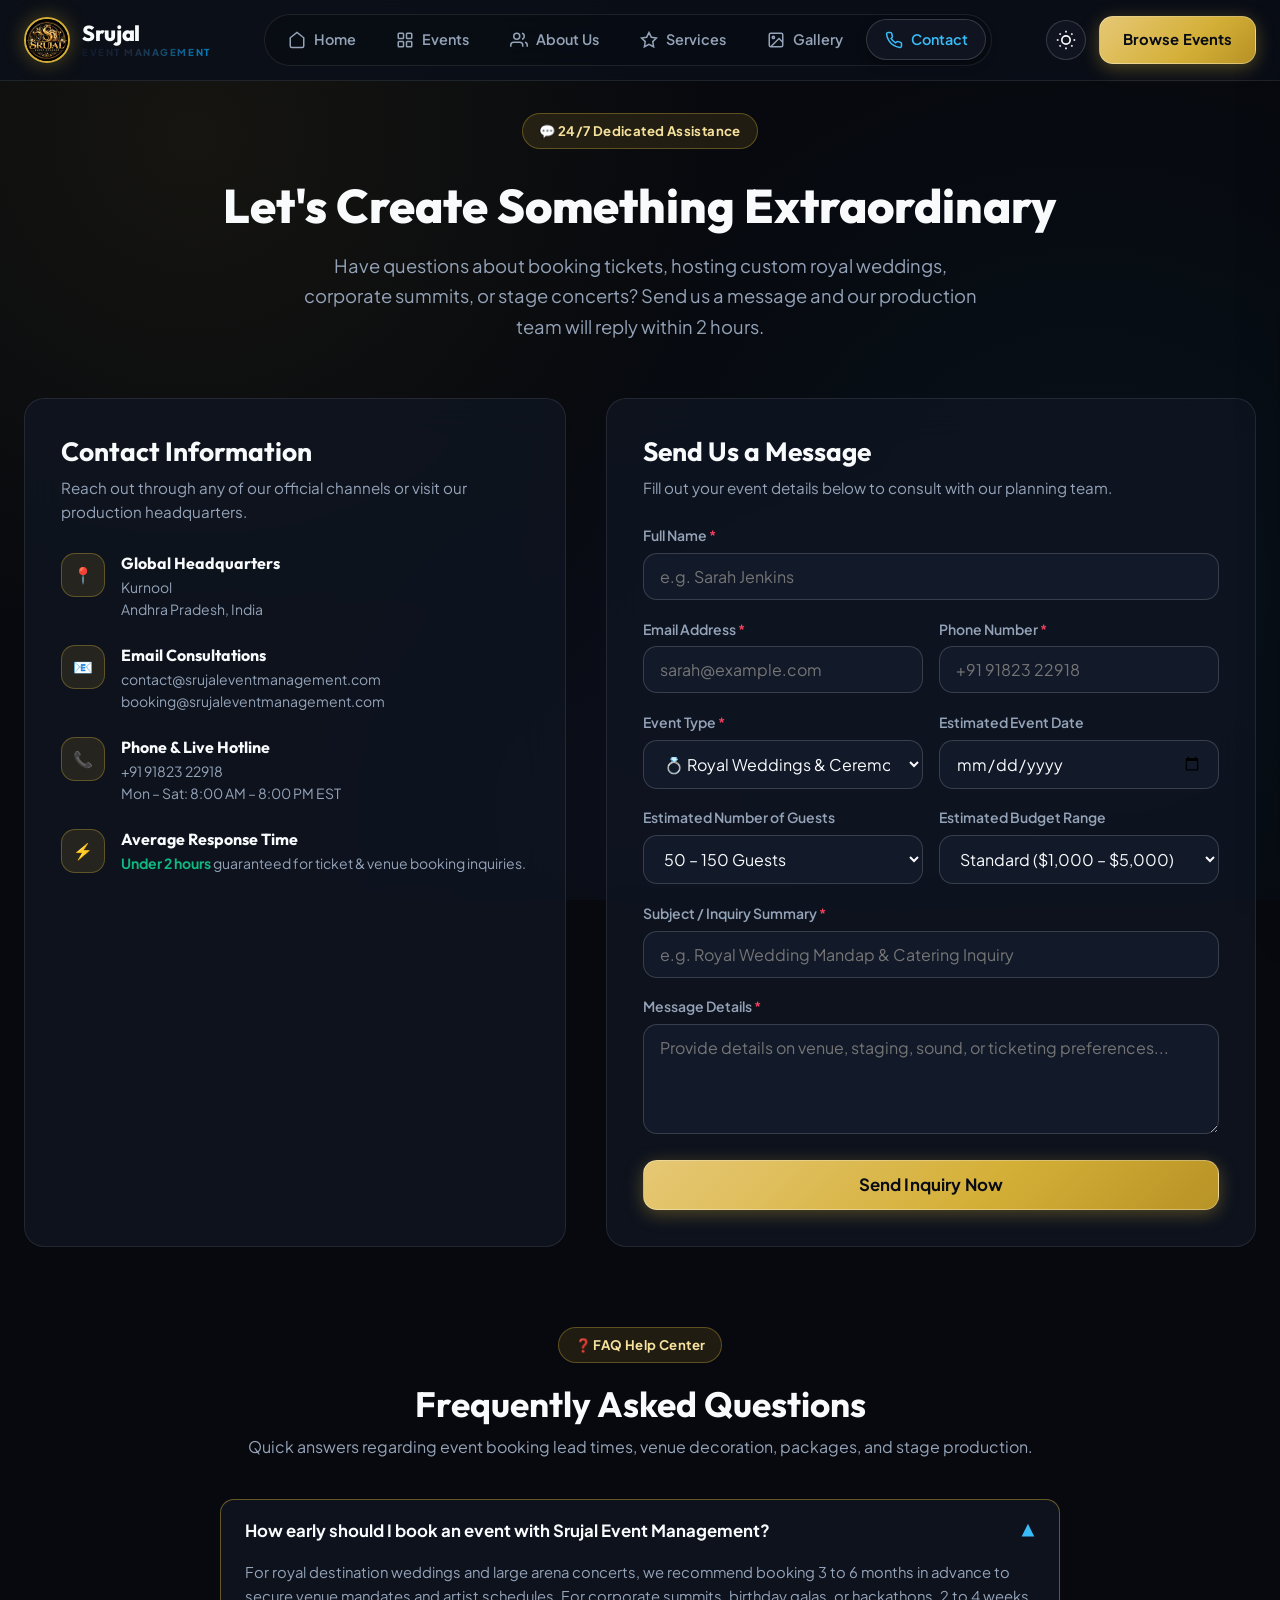
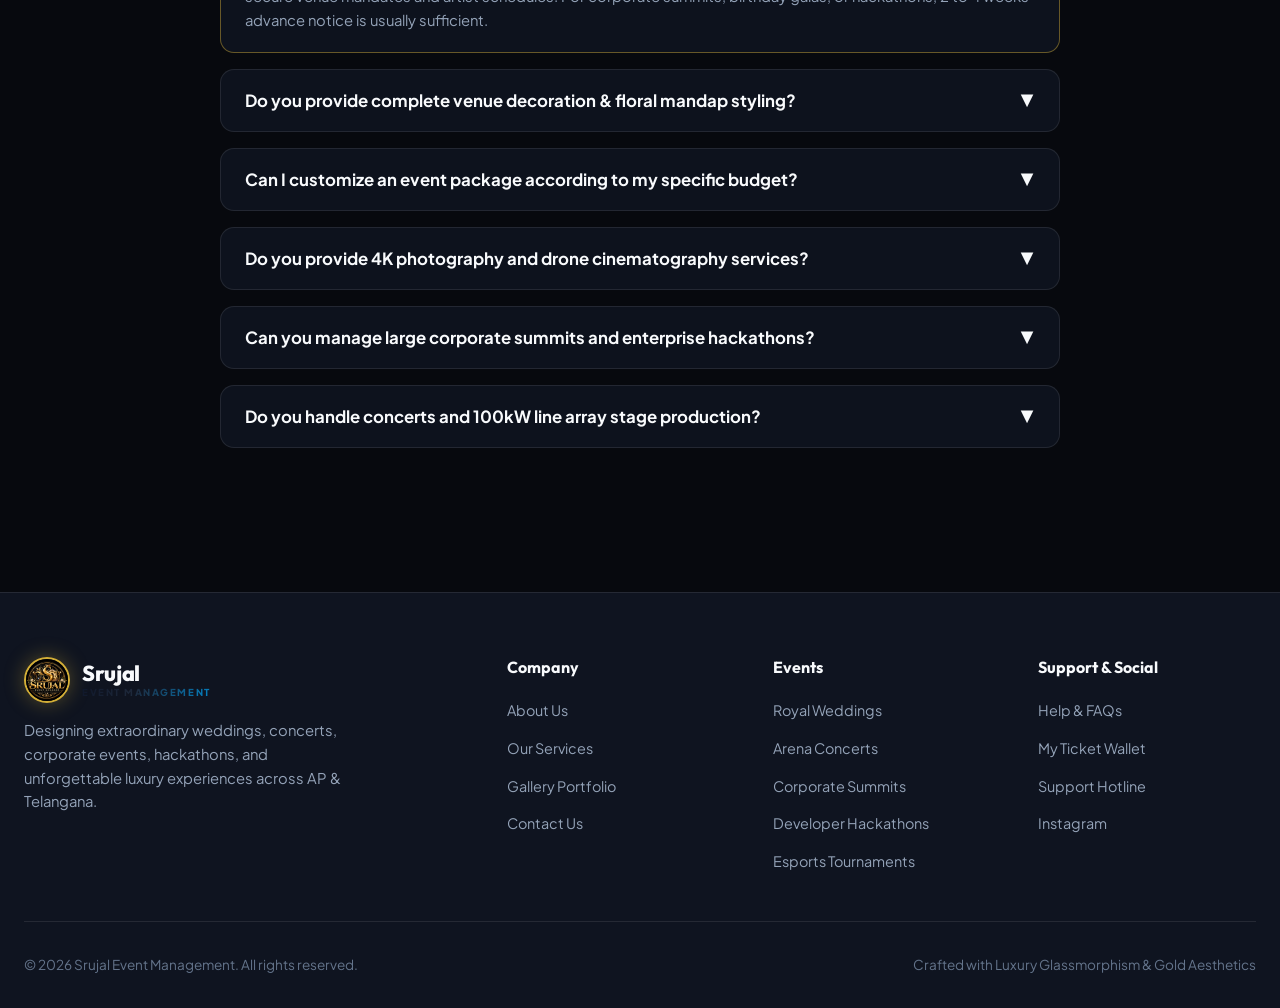
<file: contact.html>
<!DOCTYPE html>
<html lang="en" data-theme="dark">
<head>
  <meta charset="UTF-8">
  <meta name="viewport" content="width=device-width, initial-scale=1.0">
  <title>Contact Us & Support — Srujal Event Management</title>
  <meta name="description" content="Reach out to Srujal Event Management to plan your next wedding, corporate summit, concert, or private event. View FAQs and contact details.">
  
  <!-- Google Fonts -->
  <link rel="preconnect" href="https://fonts.googleapis.com">
  <link rel="preconnect" href="https://fonts.gstatic.com" crossorigin>
  <link href="https://fonts.googleapis.com/css2?family=Outfit:wght@400;500;600;700;800&family=Plus+Jakarta+Sans:wght@300;400;500;600;700;800&display=swap" rel="stylesheet">
  
  <!-- App Stylesheet -->
  <link rel="stylesheet" href="styles.css">
  <script>
    (function() {
      const saved = localStorage.getItem('srujalem_theme') || 'dark';
      document.documentElement.setAttribute('data-theme', saved);
    })();
  </script>
</head>
<body>

  <!-- Toast Container -->
  <div id="toast-container" class="toast-container" aria-live="polite"></div>

  <!-- Header Nav -->
  <header class="app-header">
    <div class="header-container">
      <a href="index.html" class="brand-logo">
        <img src="images/logo.png" alt="Srujal Event Management Emblem Logo" class="brand-logo-img">
        <span class="logo-text"><span class="logo-name">Srujal</span><span class="logo-accent">Event Management</span></span>
      </a>

      <!-- Primary Navigation -->
      <nav class="main-nav">
        <a href="index.html" class="nav-link">
          <svg width="18" height="18" viewBox="0 0 24 24" fill="none" stroke="currentColor" stroke-width="2"><path d="M3 9l9-7 9 7v11a2 2 0 0 1-2 2H5a2 2 0 0 1-2-2z"/></svg>
          <span>Home</span>
        </a>
        <a href="events.html" class="nav-link">
          <svg width="18" height="18" viewBox="0 0 24 24" fill="none" stroke="currentColor" stroke-width="2"><rect x="3" y="3" width="7" height="7" rx="1"/><rect x="14" y="3" width="7" height="7" rx="1"/><rect x="14" y="14" width="7" height="7" rx="1"/><rect x="3" y="14" width="7" height="7" rx="1"/></svg>
          <span>Events</span>
        </a>
        <a href="about.html" class="nav-link">
          <svg width="18" height="18" viewBox="0 0 24 24" fill="none" stroke="currentColor" stroke-width="2"><path d="M17 21v-2a4 4 0 0 0-4-4H5a4 4 0 0 0-4 4v2"/><circle cx="9" cy="7" r="4"/><path d="M23 21v-2a4 4 0 0 0-3-3.87"/><path d="M16 3.13a4 4 0 0 1 0 7.75"/></svg>
          <span>About Us</span>
        </a>
        <a href="services.html" class="nav-link">
          <svg width="18" height="18" viewBox="0 0 24 24" fill="none" stroke="currentColor" stroke-width="2"><path d="M12 2l3.09 6.26L22 9.27l-5 4.87 1.18 6.88L12 17.77l-6.18 3.25L7 14.14 2 9.27l6.91-1.01L12 2z"/></svg>
          <span>Services</span>
        </a>
        <a href="gallery.html" class="nav-link">
          <svg width="18" height="18" viewBox="0 0 24 24" fill="none" stroke="currentColor" stroke-width="2"><rect x="3" y="3" width="18" height="18" rx="2"/><circle cx="8.5" cy="8.5" r="1.5"/><polyline points="21 15 16 10 5 21"/></svg>
          <span>Gallery</span>
        </a>
        <a href="contact.html" class="nav-link active">
          <svg width="18" height="18" viewBox="0 0 24 24" fill="none" stroke="currentColor" stroke-width="2"><path d="M22 16.92v3a2 2 0 0 1-2.18 2 19.79 19.79 0 0 1-8.63-3.07 19.5 19.5 0 0 1-6-6 19.79 19.79 0 0 1-3.07-8.67A2 2 0 0 1 4.11 2h3a2 2 0 0 1 2 1.72 12.84 12.84 0 0 0 .7 2.81 2 2 0 0 1-.45 2.11L8.09 9.91a16 16 0 0 0 6 6l1.27-1.27a2 2 0 0 1 2.11-.45 12.84 12.84 0 0 0 2.81.7A2 2 0 0 1 22 16.92z"/></svg>
          <span>Contact</span>
        </a>
      </nav>

      <!-- Action Controls -->
      <div class="header-actions">
        <button class="theme-toggle-btn" id="theme-toggle" title="Toggle Theme" aria-label="Toggle Theme">
          <svg class="sun-icon" width="20" height="20" viewBox="0 0 24 24" fill="none" stroke="currentColor" stroke-width="2"><circle cx="12" cy="12" r="5"/><line x1="12" y1="1" x2="12" y2="3"/><line x1="12" y1="21" x2="12" y2="23"/><line x1="4.22" y1="4.22" x2="5.64" y2="5.64"/><line x1="18.36" y1="18.36" x2="19.78" y2="19.78"/><line x1="1" y1="12" x2="3" y2="12"/><line x1="21" y1="12" x2="23" y2="12"/><line x1="4.22" y1="19.78" x2="5.64" y2="18.36"/><line x1="18.36" y1="5.64" x2="19.78" y2="4.22"/></svg>
          <svg class="moon-icon" width="20" height="20" viewBox="0 0 24 24" fill="none" stroke="currentColor" stroke-width="2"><path d="M21 12.79A9 9 0 1 1 11.21 3 7 7 0 0 0 21 12.79z"/></svg>
        </button>
        <button class="mobile-menu-toggle" id="mobile-menu-toggle" aria-label="Open Mobile Navigation Menu">
          <svg width="24" height="24" viewBox="0 0 24 24" fill="none" stroke="currentColor" stroke-width="2"><line x1="3" y1="12" x2="21" y2="12"/><line x1="3" y1="6" x2="21" y2="6"/><line x1="3" y1="18" x2="21" y2="18"/></svg>
        </button>
        <a href="events.html" class="btn btn-primary"><span>Browse Events</span></a>
      </div>
    </div>
  </header>

  <!-- Mobile Navigation Drawer -->
  <div class="mobile-nav-backdrop" id="mobile-nav-backdrop"></div>
  <aside class="mobile-nav-drawer" id="mobile-nav-drawer">
    <a href="index.html" class="nav-link">Home</a>
    <a href="events.html" class="nav-link">Events Deck</a>
    <a href="about.html" class="nav-link">About Us</a>
    <a href="services.html" class="nav-link">Services</a>
    <a href="gallery.html" class="nav-link">Gallery</a>
    <a href="contact.html" class="nav-link active">Contact</a>
  </aside>

  <!-- Contact Body -->
  <main class="app-main">
    <!-- Contact Hero Header -->
    <div class="reveal-on-scroll" style="text-align: center; margin-bottom: 3.5rem;">
      <span class="hero-chip">💬 24/7 Dedicated Assistance</span>
      <h1 style="font-size: 2.95rem; margin: 0.5rem 0 1rem; font-weight: 800;">Let's Create Something Extraordinary</h1>
      <p style="color: var(--text-secondary); max-width: 680px; margin: 0 auto; font-size: 1.15rem; line-height: 1.65;">
        Have questions about booking tickets, hosting custom royal weddings, corporate summits, or stage concerts? Send us a message and our production team will reply within 2 hours.
      </p>
    </div>

    <!-- Contact Grid -->
    <div class="contact-grid reveal-on-scroll">
      <!-- Info Column -->
      <div class="contact-card">
        <h2 style="font-size: 1.65rem; margin-bottom: 0.5rem;">Contact Information</h2>
        <p style="color: var(--text-secondary); font-size: 0.95rem;">Reach out through any of our official channels or visit our production headquarters.</p>

        <div class="contact-info-list">
          <div class="contact-info-item">
            <div class="contact-icon">📍</div>
            <div>
              <h4>Global Headquarters</h4>
              <p>Kurnool<br>Andhra Pradesh, India</p>
            </div>
          </div>

          <div class="contact-info-item">
            <div class="contact-icon">📧</div>
            <div>
              <h4>Email Consultations</h4>
              <p>contact@srujaleventmanagement.com<br>booking@srujaleventmanagement.com</p>
            </div>
          </div>

          <div class="contact-info-item">
            <div class="contact-icon">📞</div>
            <div>
              <h4>Phone & Live Hotline</h4>
              <p>+91 91823 22918<br>Mon – Sat: 8:00 AM – 8:00 PM EST</p>
            </div>
          </div>

          <div class="contact-info-item">
            <div class="contact-icon">⚡</div>
            <div>
              <h4>Average Response Time</h4>
              <p><strong style="color: var(--accent-emerald);">Under 2 hours</strong> guaranteed for ticket & venue booking inquiries.</p>
            </div>
          </div>
        </div>
      </div>

      <!-- Form Column -->
      <div class="contact-card">
        <h2 style="font-size: 1.65rem; margin-bottom: 0.5rem;">Send Us a Message</h2>
        <p style="color: var(--text-secondary); font-size: 0.95rem; margin-bottom: 1.5rem;">Fill out your event details below to consult with our planning team.</p>

        <form id="contact-form">
          <div class="form-group">
            <label for="contact-name">Full Name <span class="req">*</span></label>
            <input type="text" id="contact-name" placeholder="e.g. Sarah Jenkins" required class="form-input">
          </div>

          <div class="form-row">
            <div class="form-group">
              <label for="contact-email">Email Address <span class="req">*</span></label>
              <input type="email" id="contact-email" placeholder="sarah@example.com" required class="form-input">
            </div>
            <div class="form-group">
              <label for="contact-phone">Phone Number <span class="req">*</span></label>
              <input type="tel" id="contact-phone" placeholder="+91 91823 22918" required class="form-input">
            </div>
          </div>

          <div class="form-row">
            <div class="form-group">
              <label for="contact-category">Event Type <span class="req">*</span></label>
              <select id="contact-category" class="form-input" required>
                <option value="Weddings & Ceremonies">💍 Royal Weddings & Ceremonies</option>
                <option value="Birthday Events">🎂 Birthday Celebrations</option>
                <option value="Corporate Summits">💼 Corporate Summits & Conferences</option>
                <option value="Concerts & Music">🎵 Concerts & Music Festivals</option>
                <option value="Hackathons & Tech">💻 Developer Hackathons</option>
                <option value="Esports & Gaming">🎮 Esports & Gaming Arenas</option>
                <option value="College Fests">🎓 College Fests & Cultural</option>
                <option value="Private Parties">🎉 Private Parties & Galas</option>
              </select>
            </div>

            <div class="form-group">
              <label for="contact-date">Estimated Event Date</label>
              <input type="date" id="contact-date" class="form-input">
            </div>
          </div>

          <div class="form-row">
            <div class="form-group">
              <label for="contact-guests">Estimated Number of Guests</label>
              <select id="contact-guests" class="form-input">
                <option value="50-150">50 – 150 Guests</option>
                <option value="150-500">150 – 500 Guests</option>
                <option value="500-1500">500 – 1,500 Guests</option>
                <option value="1500+">1,500+ Large Arena / Festival</option>
              </select>
            </div>

            <div class="form-group">
              <label for="contact-budget">Estimated Budget Range</label>
              <select id="contact-budget" class="form-input">
                <option value="Standard ($1k-$5k)">Standard ($1,000 – $5,000)</option>
                <option value="Premium ($5k-$15k)">Premium ($5,000 – $15,000)</option>
                <option value="Luxury ($15k-$50k)">Luxury ($15,000 – $50,000)</option>
                <option value="Royal ($50k+)">Royal Gala ($50,000+)</option>
              </select>
            </div>
          </div>

          <div class="form-group">
            <label for="contact-subject">Subject / Inquiry Summary <span class="req">*</span></label>
            <input type="text" id="contact-subject" placeholder="e.g. Royal Wedding Mandap & Catering Inquiry" required class="form-input">
          </div>

          <div class="form-group">
            <label for="contact-message">Message Details <span class="req">*</span></label>
            <textarea id="contact-message" rows="4" placeholder="Provide details on venue, staging, sound, or ticketing preferences..." required class="form-input"></textarea>
          </div>

          <button type="submit" class="btn btn-primary btn-block btn-lg" style="margin-top: 0.5rem;">
            Send Inquiry Now
          </button>
        </form>
      </div>
    </div>

    <!-- FAQ ACCORDION SECTION (6 QUESTIONS) -->
    <section class="reveal-on-scroll" style="margin-top: 5rem;">
      <div style="text-align: center; margin-bottom: 2.5rem;">
        <span class="hero-chip">❓ FAQ Help Center</span>
        <h2 style="font-size: 2.2rem; margin-bottom: 0.5rem;">Frequently Asked Questions</h2>
        <p style="color: var(--text-secondary);">Quick answers regarding event booking lead times, venue decoration, packages, and stage production.</p>
      </div>

      <div class="faq-accordion" style="max-width: 840px; margin: 0 auto;">
        <!-- Question 1 -->
        <div class="faq-item active">
          <button class="faq-question">
            <span>How early should I book an event with Srujal Event Management?</span>
            <span class="faq-arrow">▼</span>
          </button>
          <div class="faq-answer">
            For royal destination weddings and large arena concerts, we recommend booking 3 to 6 months in advance to secure venue mandates and artist schedules. For corporate summits, birthday galas, or hackathons, 2 to 4 weeks advance notice is usually sufficient.
          </div>
        </div>

        <!-- Question 2 -->
        <div class="faq-item">
          <button class="faq-question">
            <span>Do you provide complete venue decoration & floral mandap styling?</span>
            <span class="faq-arrow">▼</span>
          </button>
          <div class="faq-answer">
            Yes! Our in-house creative design team crafts bespoke gold floral mandap installations, entrance arches, stage backdrops, balloon styling, red carpet setups, and thematic lighting tailored to your vision.
          </div>
        </div>

        <!-- Question 3 -->
        <div class="faq-item">
          <button class="faq-question">
            <span>Can I customize an event package according to my specific budget?</span>
            <span class="faq-arrow">▼</span>
          </button>
          <div class="faq-answer">
            Absolutely. Every event package can be customized. You can select modular services including audio-visual sound engineering, catering, photography, instant SVG QR digital ticketing, or full turnkey management.
          </div>
        </div>

        <!-- Question 4 -->
        <div class="faq-item">
          <button class="faq-question">
            <span>Do you provide 4K photography and drone cinematography services?</span>
            <span class="faq-arrow">▼</span>
          </button>
          <div class="faq-answer">
            Yes, our media crew includes high-resolution 4K cinema camera operators, aerial drone cinematographers, 360-degree video booths, and instant digital photo delivery for guests.
          </div>
        </div>

        <!-- Question 5 -->
        <div class="faq-item">
          <button class="faq-question">
            <span>Can you manage large corporate summits and enterprise hackathons?</span>
            <span class="faq-arrow">▼</span>
          </button>
          <div class="faq-answer">
            Yes. We handle multi-day corporate conventions with high-density Wi-Fi grids, C-Suite registration desks, mentor judging portals, VIP lounges, and live attendee roster telemetry.
          </div>
        </div>

        <!-- Question 6 -->
        <div class="faq-item">
          <button class="faq-question">
            <span>Do you handle concerts and 100kW line array stage production?</span>
            <span class="faq-arrow">▼</span>
          </button>
          <div class="faq-answer">
            Yes. We provide complete arena stage production equipped with concert-grade 100kW Line Array sound systems, DMX 3D laser lighting, pyrotechnic fountain finales, and crowd safety barriers.
          </div>
        </div>
      </div>
    </section>
  </main>

  <!-- App Footer -->
  <footer class="app-footer">
    <div class="footer-container">
      <div class="footer-grid">
        <div class="footer-brand">
          <a href="index.html" class="brand-logo">
            <img src="images/logo.png" alt="Srujal Event Management Emblem Logo" class="brand-logo-img">
            <span class="logo-text"><span class="logo-name">Srujal</span><span class="logo-accent">Event Management</span></span>
          </a>
          <p>Designing extraordinary weddings, concerts, corporate events, hackathons, and unforgettable luxury experiences across AP & Telangana.</p>
        </div>

        <div class="footer-col">
          <h4>Company</h4>
          <ul class="footer-links">
            <li><a href="about.html">About Us</a></li>
            <li><a href="services.html">Our Services</a></li>
            <li><a href="gallery.html">Gallery Portfolio</a></li>
            <li><a href="contact.html">Contact Us</a></li>
          </ul>
        </div>

        <div class="footer-col">
          <h4>Events</h4>
          <ul class="footer-links">
            <li><a href="events.html?cat=Weddings">Royal Weddings</a></li>
            <li><a href="events.html?cat=Concerts">Arena Concerts</a></li>
            <li><a href="events.html?cat=Corporate">Corporate Summits</a></li>
            <li><a href="events.html?cat=Hackathons">Developer Hackathons</a></li>
            <li><a href="events.html?cat=Gaming">Esports Tournaments</a></li>
          </ul>
        </div>

        <div class="footer-col">
          <h4>Support & Social</h4>
          <ul class="footer-links">
            <li><a href="contact.html">Help & FAQs</a></li>
            <li><a href="events.html?view=tickets">My Ticket Wallet</a></li>
            <li><a href="contact.html">Support Hotline</a></li>
            <li><a href="https://instagram.com" target="_blank" rel="noopener">Instagram</a></li>
          </ul>
        </div>
      </div>

      <div class="footer-bottom">
        <span>© 2026 Srujal Event Management. All rights reserved.</span>
        <span>Crafted with Luxury Glassmorphism & Gold Aesthetics</span>
      </div>
    </div>
  </footer>

  <script src="contact.js"></script>
</body>
</html>
</file>
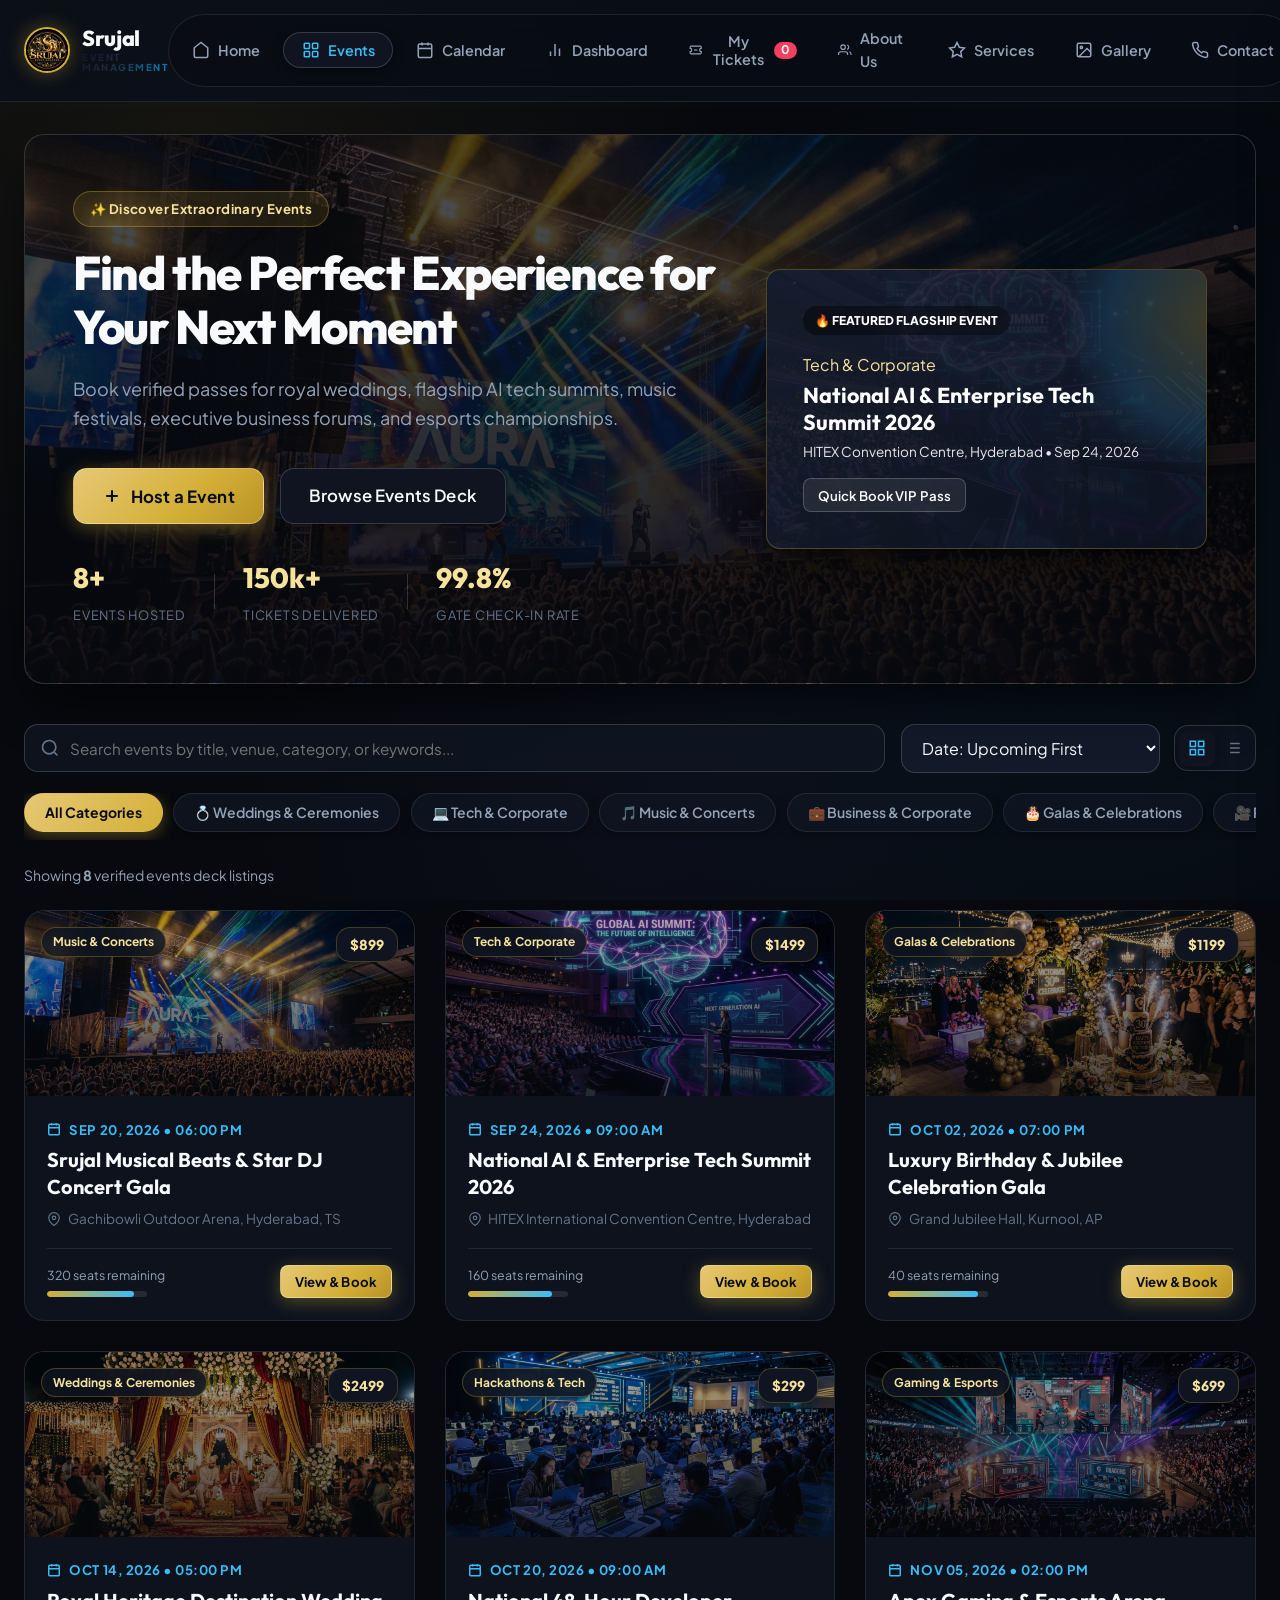
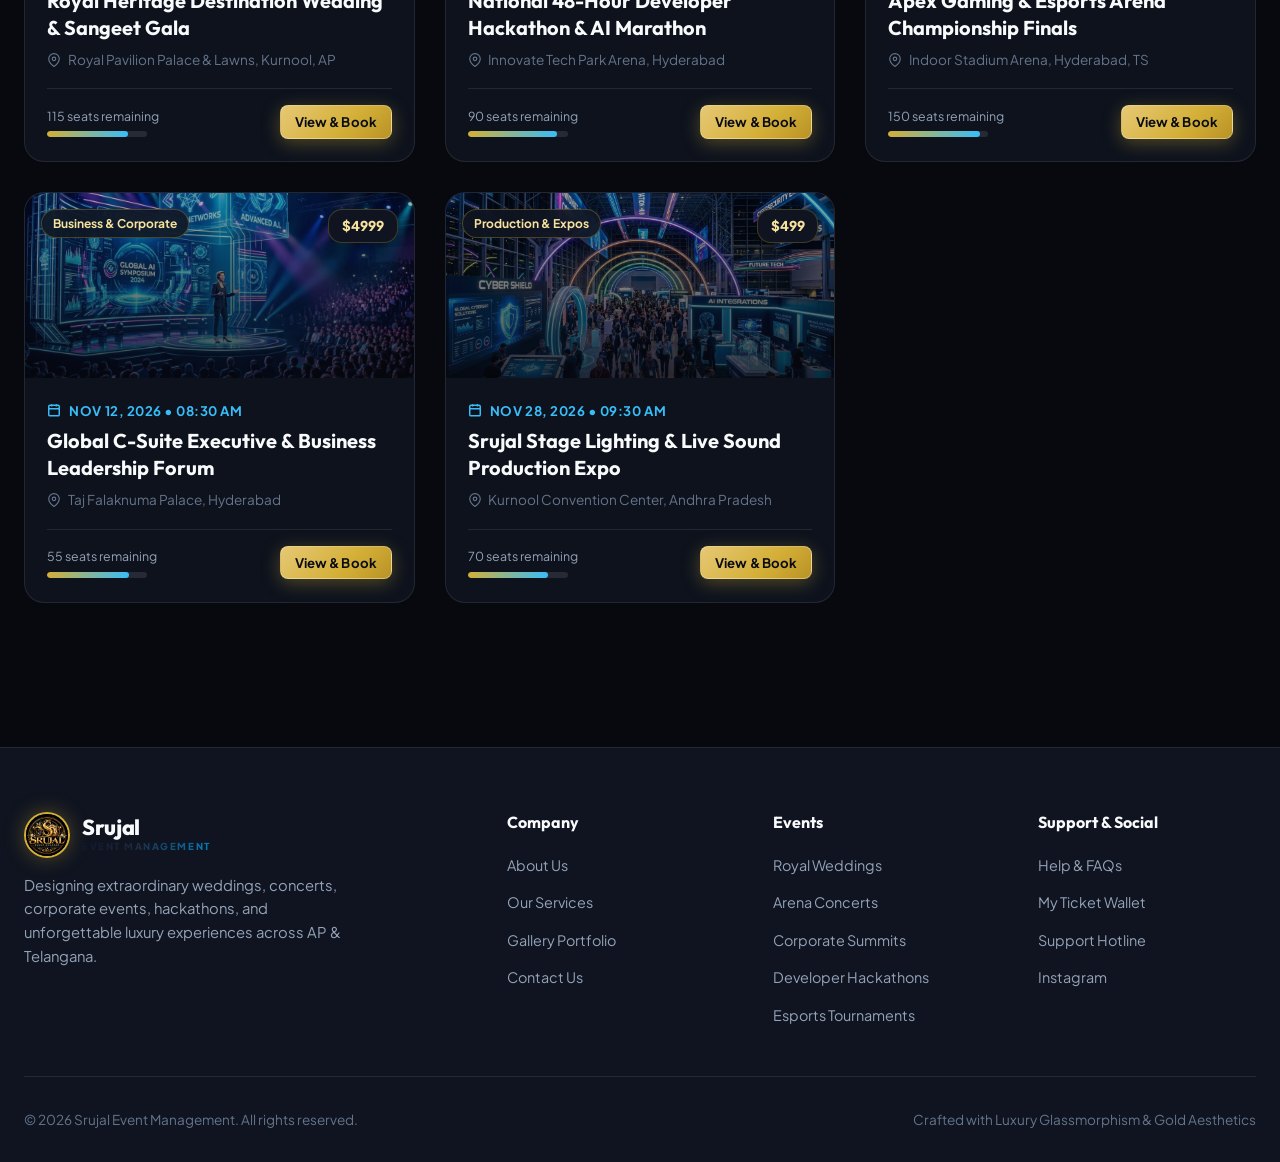
<file: events.html>
<!DOCTYPE html>
<html lang="en" data-theme="dark">
<head>
  <meta charset="UTF-8">
  <meta name="viewport" content="width=device-width, initial-scale=1.0">
  <title>Events Deck & Booking — Srujal Event Management</title>
  <meta name="description" content="Discover, search, filter, and book digital passes for upcoming weddings, tech summits, concerts, hackathons, and esports finals.">
  
  <!-- Google Fonts -->
  <link rel="preconnect" href="https://fonts.googleapis.com">
  <link rel="preconnect" href="https://fonts.gstatic.com" crossorigin>
  <link href="https://fonts.googleapis.com/css2?family=Outfit:wght@400;500;600;700;800&family=Plus+Jakarta+Sans:wght@300;400;500;600;700;800&display=swap" rel="stylesheet">
  
  <!-- App Stylesheet -->
  <link rel="stylesheet" href="styles.css">
  <script>
    (function() {
      const saved = localStorage.getItem('srujalem_theme') || 'dark';
      document.documentElement.setAttribute('data-theme', saved);
    })();
  </script>
</head>
<body>

  <!-- Toast Notification Container -->
  <div id="toast-container" class="toast-container" aria-live="polite"></div>

  <!-- Top Navigation Header -->
  <header class="app-header">
    <div class="header-container">
      <a href="index.html" class="brand-logo" id="logo-btn">
        <img src="images/logo.png" alt="Srujal Event Management Emblem Logo" class="brand-logo-img">
        <span class="logo-text"><span class="logo-name">Srujal</span><span class="logo-accent">Event Management</span></span>
      </a>

      <!-- Primary Navigation -->
      <nav class="main-nav">
        <a href="index.html" class="nav-link">
          <svg width="18" height="18" viewBox="0 0 24 24" fill="none" stroke="currentColor" stroke-width="2"><path d="M3 9l9-7 9 7v11a2 2 0 0 1-2 2H5a2 2 0 0 1-2-2z"/></svg>
          <span>Home</span>
        </a>
        <button class="nav-link active" data-view="explorer">
          <svg width="18" height="18" viewBox="0 0 24 24" fill="none" stroke="currentColor" stroke-width="2"><rect x="3" y="3" width="7" height="7" rx="1"/><rect x="14" y="3" width="7" height="7" rx="1"/><rect x="14" y="14" width="7" height="7" rx="1"/><rect x="3" y="14" width="7" height="7" rx="1"/></svg>
          <span>Events</span>
        </button>
        <button class="nav-link" data-view="calendar">
          <svg width="18" height="18" viewBox="0 0 24 24" fill="none" stroke="currentColor" stroke-width="2"><rect x="3" y="4" width="18" height="18" rx="2" ry="2"/><line x1="16" y1="2" x2="16" y2="6"/><line x1="8" y1="2" x2="8" y2="6"/><line x1="3" y1="10" x2="21" y2="10"/></svg>
          <span>Calendar</span>
        </button>
        <button class="nav-link" data-view="dashboard">
          <svg width="18" height="18" viewBox="0 0 24 24" fill="none" stroke="currentColor" stroke-width="2"><line x1="18" y1="20" x2="18" y2="10"/><line x1="12" y1="20" x2="12" y2="4"/><line x1="6" y1="20" x2="6" y2="14"/></svg>
          <span>Dashboard</span>
        </button>
        <button class="nav-link" data-view="tickets">
          <svg width="18" height="18" viewBox="0 0 24 24" fill="none" stroke="currentColor" stroke-width="2"><path d="M2 9a3 3 0 0 1 0 6v2a2 2 0 0 0 2 2h16a2 2 0 0 0 2-2v-2a3 3 0 0 1 0-6V7a2 2 0 0 0-2-2H4a2 2 0 0 0-2 2v2z"/><line x1="9" y1="12" x2="15" y2="12"/></svg>
          <span>My Tickets</span>
          <span class="badge" id="tickets-count-badge">0</span>
        </button>
        <a href="about.html" class="nav-link">
          <svg width="18" height="18" viewBox="0 0 24 24" fill="none" stroke="currentColor" stroke-width="2"><path d="M17 21v-2a4 4 0 0 0-4-4H5a4 4 0 0 0-4 4v2"/><circle cx="9" cy="7" r="4"/><path d="M23 21v-2a4 4 0 0 0-3-3.87"/><path d="M16 3.13a4 4 0 0 1 0 7.75"/></svg>
          <span>About Us</span>
        </a>
        <a href="services.html" class="nav-link">
          <svg width="18" height="18" viewBox="0 0 24 24" fill="none" stroke="currentColor" stroke-width="2"><path d="M12 2l3.09 6.26L22 9.27l-5 4.87 1.18 6.88L12 17.77l-6.18 3.25L7 14.14 2 9.27l6.91-1.01L12 2z"/></svg>
          <span>Services</span>
        </a>
        <a href="gallery.html" class="nav-link">
          <svg width="18" height="18" viewBox="0 0 24 24" fill="none" stroke="currentColor" stroke-width="2"><rect x="3" y="3" width="18" height="18" rx="2"/><circle cx="8.5" cy="8.5" r="1.5"/><polyline points="21 15 16 10 5 21"/></svg>
          <span>Gallery</span>
        </a>
        <a href="contact.html" class="nav-link">
          <svg width="18" height="18" viewBox="0 0 24 24" fill="none" stroke="currentColor" stroke-width="2"><path d="M22 16.92v3a2 2 0 0 1-2.18 2 19.79 19.79 0 0 1-8.63-3.07 19.5 19.5 0 0 1-6-6 19.79 19.79 0 0 1-3.07-8.67A2 2 0 0 1 4.11 2h3a2 2 0 0 1 2 1.72 12.84 12.84 0 0 0 .7 2.81 2 2 0 0 1-.45 2.11L8.09 9.91a16 16 0 0 0 6 6l1.27-1.27a2 2 0 0 1 2.11-.45 12.84 12.84 0 0 0 2.81.7A2 2 0 0 1 22 16.92z"/></svg>
          <span>Contact</span>
        </a>
      </nav>

      <!-- Action Controls -->
      <div class="header-actions">
        <button class="theme-toggle-btn" id="theme-toggle" title="Toggle Theme" aria-label="Toggle Theme">
          <svg class="sun-icon" width="20" height="20" viewBox="0 0 24 24" fill="none" stroke="currentColor" stroke-width="2"><circle cx="12" cy="12" r="5"/><line x1="12" y1="1" x2="12" y2="3"/><line x1="12" y1="21" x2="12" y2="23"/><line x1="4.22" y1="4.22" x2="5.64" y2="5.64"/><line x1="18.36" y1="18.36" x2="19.78" y2="19.78"/><line x1="1" y1="12" x2="3" y2="12"/><line x1="21" y1="12" x2="23" y2="12"/><line x1="4.22" y1="19.78" x2="5.64" y2="18.36"/><line x1="18.36" y1="5.64" x2="19.78" y2="4.22"/></svg>
          <svg class="moon-icon" width="20" height="20" viewBox="0 0 24 24" fill="none" stroke="currentColor" stroke-width="2"><path d="M21 12.79A9 9 0 1 1 11.21 3 7 7 0 0 0 21 12.79z"/></svg>
        </button>
        <button class="mobile-menu-toggle" id="mobile-menu-toggle" aria-label="Open Mobile Navigation Menu">
          <svg width="24" height="24" viewBox="0 0 24 24" fill="none" stroke="currentColor" stroke-width="2"><line x1="3" y1="12" x2="21" y2="12"/><line x1="3" y1="6" x2="21" y2="6"/><line x1="3" y1="18" x2="21" y2="18"/></svg>
        </button>
        <button class="btn btn-primary" id="open-host-modal-btn">
          <svg width="18" height="18" viewBox="0 0 24 24" fill="none" stroke="currentColor" stroke-width="2.5"><line x1="12" y1="5" x2="12" y2="19"/><line x1="5" y1="12" x2="19" y2="12"/></svg>
          <span>Host a Event</span>
        </button>
      </div>
    </div>
  </header>

  <!-- Mobile Drawer -->
  <div class="mobile-nav-backdrop" id="mobile-nav-backdrop"></div>
  <aside class="mobile-nav-drawer" id="mobile-nav-drawer">
    <a href="index.html" class="nav-link">Home</a>
    <a href="events.html" class="nav-link active">Events Deck</a>
    <a href="about.html" class="nav-link">About Us</a>
    <a href="services.html" class="nav-link">Services</a>
    <a href="gallery.html" class="nav-link">Gallery</a>
    <a href="contact.html" class="nav-link">Contact</a>
  </aside>

  <!-- Main View Router Container -->
  <main class="app-main">
    <!-- 1. EXPLORER VIEW -->
    <section id="explorer-view" class="view-section active">
      <!-- Hero Banner -->
      <div class="hero-banner reveal-on-scroll" style="background: linear-gradient(180deg, rgba(7, 9, 14, 0.7) 0%, rgba(7, 9, 14, 0.95) 100%), url('images/concert_stage.jpg') center/cover no-repeat;">
        <div class="hero-content">
          <span class="hero-chip">✨ Discover Extraordinary Events</span>
          <h1 class="hero-title">Find the Perfect Experience for Your Next Moment</h1>
          <p class="hero-subtitle">Book verified passes for royal weddings, flagship AI tech summits, music festivals, executive business forums, and esports championships.</p>
          
          <div style="display: flex; gap: 1rem; margin-bottom: 2rem; flex-wrap: wrap;">
            <button class="btn btn-primary btn-lg" id="hero-host-btn">
              <svg width="20" height="20" viewBox="0 0 24 24" fill="none" stroke="currentColor" stroke-width="2.5"><line x1="12" y1="5" x2="12" y2="19"/><line x1="5" y1="12" x2="19" y2="12"/></svg>
              <span>Host a Event</span>
            </button>
            <a href="#events-grid-container" class="btn btn-secondary btn-lg">Browse Events Deck</a>
          </div>

          <div class="hero-stats">
            <div class="stat-item">
              <span class="stat-num" id="stat-total-events">500+</span>
              <span class="stat-lbl">Events Hosted</span>
            </div>
            <div class="stat-divider"></div>
            <div class="stat-item">
              <span class="stat-num">150k+</span>
              <span class="stat-lbl">Tickets Delivered</span>
            </div>
            <div class="stat-divider"></div>
            <div class="stat-item">
              <span class="stat-num">99.8%</span>
              <span class="stat-lbl">Gate Check-in Rate</span>
            </div>
          </div>
        </div>
        
        <div class="hero-art-card" style="background: linear-gradient(135deg, rgba(22, 30, 46, 0.9) 0%, rgba(13, 18, 29, 0.95) 100%), url('images/tech_ai_summit.jpg') center/cover no-repeat;">
          <div class="art-glow-orb"></div>
          <div class="featured-badge">🔥 Featured Flagship Event</div>
          <div class="art-details">
            <span class="art-category" style="color: var(--accent-gold-light);">Tech & Corporate</span>
            <h3>National AI & Enterprise Tech Summit 2026</h3>
            <p>HITEX Convention Centre, Hyderabad • Sep 24, 2026</p>
            <button class="btn btn-sm btn-glass" id="featured-event-btn">Quick Book VIP Pass</button>
          </div>
        </div>
      </div>

      <!-- Controls & Filter Bar -->
      <div class="filter-toolbar">
        <div class="search-box">
          <svg class="search-icon" width="20" height="20" viewBox="0 0 24 24" fill="none" stroke="currentColor" stroke-width="2"><circle cx="11" cy="11" r="8"/><line x1="21" y1="21" x2="16.65" y2="16.65"/></svg>
          <input type="text" id="search-input" placeholder="Search events by title, venue, category, or keywords..." aria-label="Search events">
          <button class="clear-search-btn" id="clear-search-btn" title="Clear Search" hidden>&times;</button>
        </div>
        
        <div class="toolbar-actions">
          <div class="select-wrapper">
            <label for="sort-select" class="visually-hidden">Sort events</label>
            <select id="sort-select" class="custom-select">
              <option value="date-asc">Date: Upcoming First</option>
              <option value="popular">Popularity: Most Attendees</option>
              <option value="price-low">Price: Low to High</option>
              <option value="price-high">Price: High to Low</option>
            </select>
          </div>
          <div class="view-toggle-group">
            <button class="toggle-btn active" id="view-mode-grid" title="Grid Layout" aria-label="Grid View">
              <svg width="18" height="18" viewBox="0 0 24 24" fill="none" stroke="currentColor" stroke-width="2"><rect x="3" y="3" width="7" height="7"/><rect x="14" y="3" width="7" height="7"/><rect x="14" y="14" width="7" height="7"/><rect x="3" y="14" width="7" height="7"/></svg>
            </button>
            <button class="toggle-btn" id="view-mode-list" title="List Layout" aria-label="List View">
              <svg width="18" height="18" viewBox="0 0 24 24" fill="none" stroke="currentColor" stroke-width="2"><line x1="8" y1="6" x2="21" y2="6"/><line x1="8" y1="12" x2="21" y2="12"/><line x1="8" y1="18" x2="21" y2="18"/><line x1="3" y1="6" x2="3.01" y2="6"/><line x1="3" y1="12" x2="3.01" y2="12"/><line x1="3" y1="18" x2="3.01" y2="18"/></svg>
            </button>
          </div>
        </div>
      </div>

      <!-- Category Filter Pills (All 8 Specific Categories) -->
      <div class="category-pills" id="category-pills-container">
        <button class="pill-btn active" data-category="All">All Categories</button>
        <button class="pill-btn" data-category="Weddings">💍 Weddings & Ceremonies</button>
        <button class="pill-btn" data-category="Tech">💻 Tech & Corporate</button>
        <button class="pill-btn" data-category="Music">🎵 Music & Concerts</button>
        <button class="pill-btn" data-category="Business">💼 Business & Corporate</button>
        <button class="pill-btn" data-category="Galas">🎂 Galas & Celebrations</button>
        <button class="pill-btn" data-category="Production">🎥 Production & Expos</button>
        <button class="pill-btn" data-category="Hackathons">🚀 Hackathons & Tech</button>
        <button class="pill-btn" data-category="Gaming">🎮 Gaming & Esports</button>
      </div>

      <div class="filter-status-bar" id="filter-status-bar">
        <span>Showing <strong id="results-count">0</strong> verified events deck listings</span>
      </div>

      <!-- Events Grid / List Container -->
      <div class="events-grid" id="events-grid-container">
        <!-- Dynamic event cards -->
      </div>

      <!-- Empty State -->
      <div class="empty-state" id="empty-state" hidden>
        <div class="empty-icon">🔍</div>
        <h3>No Matching Events Found</h3>
        <p>Try clearing your search query or selecting a different category filter.</p>
        <button class="btn btn-secondary" id="reset-filters-btn">Reset All Filters</button>
      </div>
    </section>

    <!-- 2. CALENDAR VIEW -->
    <section id="calendar-view" class="view-section">
      <div class="section-header">
        <div>
          <h2>Interactive Calendar Schedule</h2>
          <p>Browse scheduled events month by month and click on any event to book tickets.</p>
        </div>
        <div class="calendar-controls">
          <button class="btn btn-secondary btn-icon" id="cal-prev-btn">&lt;</button>
          <span class="calendar-month-title" id="cal-month-title">Month Year</span>
          <button class="btn btn-secondary btn-icon" id="cal-next-btn">&gt;</button>
          <button class="btn btn-secondary" id="cal-today-btn">Today</button>
        </div>
      </div>
      <div class="calendar-wrapper">
        <div class="calendar-weekdays">
          <div>Sun</div><div>Mon</div><div>Tue</div><div>Wed</div><div>Thu</div><div>Fri</div><div>Sat</div>
        </div>
        <div class="calendar-days-grid" id="calendar-days-grid">
          <!-- Calendar Days inserted dynamically -->
        </div>
      </div>
    </section>

    <!-- 3. DASHBOARD VIEW -->
    <section id="dashboard-view" class="view-section">
      <div class="section-header">
        <div>
          <h2>Organizer Telemetry Dashboard</h2>
          <p>Real-time ticket sales revenue, seating occupancy metrics, and attendee roster management.</p>
        </div>
        <button class="btn btn-primary" id="dash-create-btn">+ Host New Event</button>
      </div>

      <div class="metrics-grid">
        <div class="metric-card">
          <div class="metric-icon green">
            <svg width="22" height="22" viewBox="0 0 24 24" fill="none" stroke="currentColor" stroke-width="2.5"><line x1="12" y1="1" x2="12" y2="23"/><path d="M17 5H9.5a3.5 3.5 0 0 0 0 7h5a3.5 3.5 0 0 1 0 7H6"/></svg>
          </div>
          <div class="metric-data">
            <span class="metric-label">Total Ticket Sales</span>
            <h3 class="metric-value" id="dash-total-revenue">$0.00</h3>
            <span class="metric-trend positive">↑ 18.4% this month</span>
          </div>
        </div>
        <div class="metric-card">
          <div class="metric-icon purple">
            <svg width="22" height="22" viewBox="0 0 24 24" fill="none" stroke="currentColor" stroke-width="2.5"><path d="M2 9a3 3 0 0 1 0 6v2a2 2 0 0 0 2 2h16a2 2 0 0 0 2-2v-2a3 3 0 0 1 0-6V7a2 2 0 0 0-2-2H4a2 2 0 0 0-2 2v2z"/></svg>
          </div>
          <div class="metric-data">
            <span class="metric-label">Tickets Issued</span>
            <h3 class="metric-value" id="dash-tickets-sold">0</h3>
            <span class="metric-trend positive">↑ High Attendee Demand</span>
          </div>
        </div>
        <div class="metric-card">
          <div class="metric-icon blue">
            <svg width="22" height="22" viewBox="0 0 24 24" fill="none" stroke="currentColor" stroke-width="2.5"><rect x="3" y="4" width="18" height="18" rx="2" ry="2"/><line x1="16" y1="2" x2="16" y2="6"/><line x1="8" y1="2" x2="8" y2="6"/><line x1="3" y1="10" x2="21" y2="10"/></svg>
          </div>
          <div class="metric-data">
            <span class="metric-label">Active Events Hosted</span>
            <h3 class="metric-value" id="dash-active-events">0</h3>
            <span class="metric-trend neutral">Across 8 Categories</span>
          </div>
        </div>
        <div class="metric-card">
          <div class="metric-icon orange">
            <svg width="22" height="22" viewBox="0 0 24 24" fill="none" stroke="currentColor" stroke-width="2.5"><path d="M17 21v-2a4 4 0 0 0-4-4H5a4 4 0 0 0-4 4v2"/><circle cx="9" cy="7" r="4"/><path d="M23 21v-2a4 4 0 0 0-3-3.87"/><path d="M16 3.13a4 4 0 0 1 0 7.75"/></svg>
          </div>
          <div class="metric-data">
            <span class="metric-label">Avg Seat Occupancy</span>
            <h3 class="metric-value" id="dash-occupancy">86.5%</h3>
            <span class="metric-trend positive">Verified Attendance</span>
          </div>
        </div>
      </div>

      <div class="charts-row">
        <div class="chart-card">
          <div class="chart-header">
            <h3>Revenue by Category Breakdown</h3>
            <span class="chart-badge">Live Telemetry</span>
          </div>
          <div class="category-bars-container" id="category-chart-bars">
            <!-- Dynamic bars -->
          </div>
        </div>
        <div class="chart-card">
          <div class="chart-header">
            <h3>Overall Venue Capacity Fill</h3>
            <span class="chart-badge">Occupancy Ratio</span>
          </div>
          <div class="gauge-container" id="capacity-gauge-container">
            <!-- Ring fill visualization -->
          </div>
        </div>
      </div>

      <div class="table-card">
        <div class="table-header">
          <h3>Managed Event Roster</h3>
          <div class="table-actions">
            <input type="text" id="dash-search-table" placeholder="Filter managed events..." class="input-sm">
            <button class="btn btn-secondary btn-sm" id="export-csv-btn">
              <svg width="14" height="14" viewBox="0 0 24 24" fill="none" stroke="currentColor" stroke-width="2"><path d="M21 15v4a2 2 0 0 1-2 2H5a2 2 0 0 1-2-2v-4"/><polyline points="7 10 12 15 17 10"/><line x1="12" y1="15" x2="12" y2="3"/></svg>
              Export CSV Roster
            </button>
          </div>
        </div>
        <div class="table-responsive">
          <table class="data-table">
            <thead>
              <tr>
                <th>Event Title</th>
                <th>Category</th>
                <th>Date & Time</th>
                <th>Price</th>
                <th>Capacity & Sold</th>
                <th>Status</th>
                <th>Actions</th>
              </tr>
            </thead>
            <tbody id="dash-events-tbody">
              <!-- Table rows -->
            </tbody>
          </table>
        </div>
      </div>
    </section>

    <!-- 4. MY TICKETS VIEW -->
    <section id="tickets-view" class="view-section">
      <div class="section-header">
        <div>
          <h2>My Digital Ticket Wallet</h2>
          <p>View your confirmed bookings, download digital SVG QR passes, or present at venue gate check-in.</p>
        </div>
      </div>
      <div class="tickets-grid" id="user-tickets-container">
        <!-- Rendered tickets -->
      </div>
    </section>
  </main>

  <!-- MODALS SYSTEM -->
  <!-- 1. EVENT DETAIL MODAL -->
  <div class="modal-backdrop" id="detail-modal-backdrop" hidden>
    <div class="modal-card modal-lg" role="dialog" aria-modal="true" aria-labelledby="modal-event-title">
      <button class="modal-close-btn" id="close-detail-modal-btn">&times;</button>
      
      <div class="detail-hero" id="modal-event-hero">
        <div class="detail-hero-overlay"></div>
        <span class="category-badge" id="modal-event-category">Category</span>
        <h2 id="modal-event-title">Event Title</h2>
        <p class="modal-hero-sub" id="modal-event-tagline">Short Tagline</p>
      </div>
      <div class="detail-body">
        <div class="detail-main-col">
          <div class="meta-pills-row">
            <div class="meta-pill">
              <svg width="18" height="18" viewBox="0 0 24 24" fill="none" stroke="currentColor" stroke-width="2"><rect x="3" y="4" width="18" height="18" rx="2" ry="2"/><line x1="16" y1="2" x2="16" y2="6"/><line x1="8" y1="2" x2="8" y2="6"/><line x1="3" y1="10" x2="21" y2="10"/></svg>
              <div>
                <span class="meta-label">Date & Time</span>
                <span class="meta-val" id="modal-event-datetime">Oct 24, 2026 • 10:00 AM</span>
              </div>
            </div>
            <div class="meta-pill">
              <svg width="18" height="18" viewBox="0 0 24 24" fill="none" stroke="currentColor" stroke-width="2"><path d="M21 10c0 7-9 13-9 13s-9-6-9-13a9 9 0 0 1 18 0z"/><circle cx="12" cy="10" r="3"/></svg>
              <div>
                <span class="meta-label">Location / Venue</span>
                <span class="meta-val" id="modal-event-location">Convention Center</span>
              </div>
            </div>
            <div class="meta-pill">
              <svg width="18" height="18" viewBox="0 0 24 24" fill="none" stroke="currentColor" stroke-width="2"><path d="M17 21v-2a4 4 0 0 0-4-4H5a4 4 0 0 0-4 4v2"/><circle cx="9" cy="7" r="4"/></svg>
              <div>
                <span class="meta-label">Seats Remaining</span>
                <span class="meta-val" id="modal-event-seats">42 available</span>
              </div>
            </div>
          </div>

          <div class="detail-section">
            <h3>About This Event</h3>
            <p id="modal-event-description">Event description paragraph details.</p>
          </div>

          <div class="detail-section">
            <h3>Event Agenda & Schedule</h3>
            <div class="agenda-timeline" id="modal-event-agenda">
              <!-- Agenda items -->
            </div>
          </div>

          <div class="detail-section">
            <h3>Featured Speakers & Production Crew</h3>
            <div class="speakers-row" id="modal-event-speakers">
              <!-- Speakers list -->
            </div>
          </div>
        </div>

        <div class="detail-side-col">
          <div class="booking-card">
            <h3>Reserve Your Tickets</h3>
            <p class="booking-subtitle">Select pass tier and quantity.</p>
            <div class="tier-select-group">
              <label class="tier-option active" data-tier="general" data-modifier="1">
                <input type="radio" name="ticket-tier" value="general" checked>
                <div class="tier-info">
                  <span class="tier-name">General Admission</span>
                  <span class="tier-desc">Full access pass to keynotes and main hall</span>
                </div>
                <span class="tier-price" id="modal-price-general">$49</span>
              </label>
              <label class="tier-option" data-tier="vip" data-modifier="2.2">
                <input type="radio" name="ticket-tier" value="vip">
                <div class="tier-info">
                  <span class="tier-name">VIP All-Access Pass ✨</span>
                  <span class="tier-desc">Front-row seating, lounge access & swag kit</span>
                </div>
                <span class="tier-price" id="modal-price-vip">$109</span>
              </label>
            </div>

            <div class="qty-control-row">
              <span>Ticket Quantity</span>
              <div class="qty-stepper">
                <button class="qty-btn" id="qty-minus-btn">-</button>
                <span id="qty-display-val">1</span>
                <button class="qty-btn" id="qty-plus-btn">+</button>
              </div>
            </div>

            <div class="price-summary-box">
              <span>Total Amount:</span>
              <strong class="total-price-val" id="modal-calc-total">$49.00</strong>
            </div>
            <button class="btn btn-primary btn-block btn-lg" id="proceed-checkout-btn">
              Proceed to Book Ticket
            </button>
            <p class="secure-checkout-note">🔒 Instant Encrypted SVG QR Code Pass Delivery</p>
          </div>
        </div>
      </div>
    </div>
  </div>

  <!-- 2. CHECKOUT MODAL -->
  <div class="modal-backdrop" id="checkout-modal-backdrop" hidden>
    <div class="modal-card modal-md" role="dialog" aria-modal="true" aria-labelledby="checkout-title">
      <button class="modal-close-btn" id="close-checkout-modal-btn">&times;</button>
      
      <div class="modal-header">
        <h2 id="checkout-title">Complete Reservation</h2>
        <p>Enter attendee details to generate your verified digital ticket pass.</p>
      </div>
      <form id="checkout-form" class="modal-form">
        <div class="order-summary-pill">
          <div>
            <strong id="chk-event-title">Event Title</strong>
            <div class="text-muted" id="chk-tier-qty">1x General Admission</div>
          </div>
          <div class="chk-amount" id="chk-total-amount">$49.00</div>
        </div>
        <div class="form-group">
          <label for="chk-name">Full Name <span class="req">*</span></label>
          <input type="text" id="chk-name" placeholder="e.g. Alex Mercer" required class="form-input">
        </div>
        <div class="form-group">
          <label for="chk-email">Email Address (for ticket pass delivery) <span class="req">*</span></label>
          <input type="email" id="chk-email" placeholder="alex.mercer@example.com" required class="form-input">
        </div>
        <div class="form-group">
          <label for="chk-phone">Phone Number (optional)</label>
          <input type="tel" id="chk-phone" placeholder="+91 91823 22918" class="form-input">
        </div>
        <div class="form-group">
          <label>Payment Method Simulation</label>
          <div class="payment-methods-row">
            <label class="pay-method-chip active">
              <input type="radio" name="pay-method" value="card" checked> 💳 Credit Card
            </label>
            <label class="pay-method-chip">
              <input type="radio" name="pay-method" value="applepay"> 🍏 Apple Pay
            </label>
            <label class="pay-method-chip">
              <input type="radio" name="pay-method" value="upi"> ⚡ Instant UPI
            </label>
          </div>
        </div>
        <div class="modal-actions">
          <button type="button" class="btn btn-secondary" id="cancel-checkout-btn">Cancel</button>
          <button type="submit" class="btn btn-primary" id="confirm-pay-btn">Confirm Reservation & Get Ticket</button>
        </div>
      </form>
    </div>
  </div>

  <!-- 3. DIGITAL TICKET PASS MODAL -->
  <div class="modal-backdrop" id="ticket-pass-modal-backdrop" hidden>
    <div class="modal-card modal-ticket" role="dialog" aria-modal="true">
      <button class="modal-close-btn" id="close-pass-modal-btn">&times;</button>
      
      <div class="pass-card" id="printable-ticket-card">
        <div class="pass-header">
          <div class="pass-brand">
            <span class="pass-logo-dot"></span> Srujal Event Management Digital Pass
          </div>
          <span class="pass-status-badge">VALID TICKET</span>
        </div>
        <div class="pass-body">
          <h2 id="pass-event-title">Event Title Here</h2>
          <p class="pass-category" id="pass-event-category">Tech Summit</p>
          <div class="pass-details-grid">
            <div>
              <span class="pass-label">Attendee</span>
              <strong id="pass-attendee-name">Alex Mercer</strong>
            </div>
            <div>
              <span class="pass-label">Pass Tier</span>
              <strong id="pass-tier-name">VIP All-Access Pass</strong>
            </div>
            <div>
              <span class="pass-label">Date & Time</span>
              <span id="pass-date-time">Oct 24, 2026 • 10:00 AM</span>
            </div>
            <div>
              <span class="pass-label">Venue</span>
              <span id="pass-venue">Convention Center</span>
            </div>
            <div>
              <span class="pass-label">Seat Code</span>
              <strong id="pass-seat-code">SEC-A / ROW 4 / #18</strong>
            </div>
            <div>
              <span class="pass-label">Ticket ID</span>
              <code id="pass-ticket-id">EP-98234-X</code>
            </div>
          </div>

          <div class="qr-section">
            <div class="qr-box" id="pass-qr-container">
              <!-- SVG QR Code -->
            </div>
            <span class="qr-caption">Scan code at venue gate for instant check-in</span>
          </div>
        </div>
        <div class="pass-footer">
          <span>Official Event Pass • Powered by Srujal Event Management</span>
        </div>
      </div>
      <div class="ticket-modal-actions">
        <button class="btn btn-secondary" id="download-pass-btn">
          <svg width="16" height="16" viewBox="0 0 24 24" fill="none" stroke="currentColor" stroke-width="2"><path d="M21 15v4a2 2 0 0 1-2 2H5a2 2 0 0 1-2-2v-4"/><polyline points="7 10 12 15 17 10"/><line x1="12" y1="15" x2="12" y2="3"/></svg>
          Print / Save Pass
        </button>
        <button class="btn btn-primary" id="view-my-tickets-btn">Go to My Tickets Wallet</button>
      </div>
    </div>
  </div>

  <!-- 4. HOST EVENT WIZARD MODAL -->
  <div class="modal-backdrop" id="host-modal-backdrop" hidden>
    <div class="modal-card modal-md" role="dialog" aria-modal="true" aria-labelledby="host-modal-title">
      <button class="modal-close-btn" id="close-host-modal-btn">&times;</button>
      
      <div class="modal-header">
        <h2 id="host-modal-title">Host a Event</h2>
        <p>Fill out event details to list your event live on the Srujal Event Management discovery deck.</p>
      </div>
      <form id="host-event-form" class="modal-form">
        <div class="form-group">
          <label for="host-title">Event Title <span class="req">*</span></label>
          <input type="text" id="host-title" placeholder="e.g. Royal Sangeet Gala & DJ Night" required class="form-input">
        </div>
        <div class="form-row">
          <div class="form-group">
            <label for="host-category">Category <span class="req">*</span></label>
            <select id="host-category" class="form-input" required>
              <option value="Weddings & Ceremonies">💍 Weddings & Ceremonies</option>
              <option value="Tech & Corporate">💻 Tech & Corporate</option>
              <option value="Music & Concerts">🎵 Music & Concerts</option>
              <option value="Business & Corporate">💼 Business & Corporate</option>
              <option value="Galas & Celebrations">🎂 Galas & Celebrations</option>
              <option value="Production & Expos">🎥 Production & Expos</option>
              <option value="Hackathons & Tech">🚀 Hackathons & Tech</option>
              <option value="Gaming & Esports">🎮 Gaming & Esports</option>
            </select>
          </div>
          <div class="form-group">
            <label for="host-capacity">Total Ticket Capacity <span class="req">*</span></label>
            <input type="number" id="host-capacity" placeholder="250" value="250" min="1" required class="form-input">
          </div>
        </div>
        <div class="form-row">
          <div class="form-group">
            <label for="host-price">Ticket Price ($ USD) <span class="req">*</span></label>
            <input type="number" id="host-price" placeholder="49.00" min="0" step="1" required class="form-input">
            <small id="host-price-calc-note" style="font-size: 0.775rem; display: block; margin-top: 0.35rem; color: var(--accent-cyan); font-weight: 600;">⚡ Auto-calculated based on event category & capacity</small>
          </div>
          <div class="form-group">
            <label for="host-date">Date & Time <span class="req">*</span></label>
            <input type="datetime-local" id="host-date" required class="form-input">
          </div>
        </div>
        <div class="form-group">
          <label for="host-location">Venue / Virtual Link <span class="req">*</span></label>
          <input type="text" id="host-location" placeholder="e.g. Royal Pavilion Palace, Kurnool or HITEX Hyderabad" required class="form-input">
        </div>
        <div class="form-group">
          <label for="host-banner-theme">Banner Theme Style</label>
          <select id="host-banner-theme" class="form-input">
            <option value="gradient-gold">Royal Gold & Amber</option>
            <option value="gradient-cyber">Cyber Neon Blue</option>
            <option value="gradient-sunset">Sunset Orange & Crimson</option>
            <option value="gradient-emerald">Emerald Matrix Green</option>
            <option value="gradient-royal">Royal Sapphire Deep Blue</option>
          </select>
        </div>
        <div class="form-group">
          <label for="host-description">Event Overview Description <span class="req">*</span></label>
          <textarea id="host-description" rows="4" placeholder="Describe the highlights, agenda, speakers, and benefits..." required class="form-input"></textarea>
        </div>
        <div class="modal-actions">
          <button type="button" class="btn btn-secondary" id="cancel-host-btn">Cancel</button>
          <button type="submit" class="btn btn-primary" id="publish-event-btn">Publish Event Now</button>
        </div>
      </form>
    </div>
  </div>

  <!-- App Footer -->
  <footer class="app-footer">
    <div class="footer-container">
      <div class="footer-grid">
        <div class="footer-brand">
          <a href="index.html" class="brand-logo">
            <img src="images/logo.png" alt="Srujal Event Management Emblem Logo" class="brand-logo-img">
            <span class="logo-text"><span class="logo-name">Srujal</span><span class="logo-accent">Event Management</span></span>
          </a>
          <p>Designing extraordinary weddings, concerts, corporate events, hackathons, and unforgettable luxury experiences across AP & Telangana.</p>
        </div>

        <div class="footer-col">
          <h4>Company</h4>
          <ul class="footer-links">
            <li><a href="about.html">About Us</a></li>
            <li><a href="services.html">Our Services</a></li>
            <li><a href="gallery.html">Gallery Portfolio</a></li>
            <li><a href="contact.html">Contact Us</a></li>
          </ul>
        </div>

        <div class="footer-col">
          <h4>Events</h4>
          <ul class="footer-links">
            <li><a href="events.html?cat=Weddings">Royal Weddings</a></li>
            <li><a href="events.html?cat=Concerts">Arena Concerts</a></li>
            <li><a href="events.html?cat=Corporate">Corporate Summits</a></li>
            <li><a href="events.html?cat=Hackathons">Developer Hackathons</a></li>
            <li><a href="events.html?cat=Gaming">Esports Tournaments</a></li>
          </ul>
        </div>

        <div class="footer-col">
          <h4>Support & Social</h4>
          <ul class="footer-links">
            <li><a href="contact.html">Help & FAQs</a></li>
            <li><a href="events.html?view=tickets">My Ticket Wallet</a></li>
            <li><a href="contact.html">Support Hotline</a></li>
            <li><a href="https://instagram.com" target="_blank" rel="noopener">Instagram</a></li>
          </ul>
        </div>
      </div>

      <div class="footer-bottom">
        <span>© 2026 Srujal Event Management. All rights reserved.</span>
        <span>Crafted with Luxury Glassmorphism & Gold Aesthetics</span>
      </div>
    </div>
  </footer>

  <script src="app.js"></script>
</body>
</html>
</file>
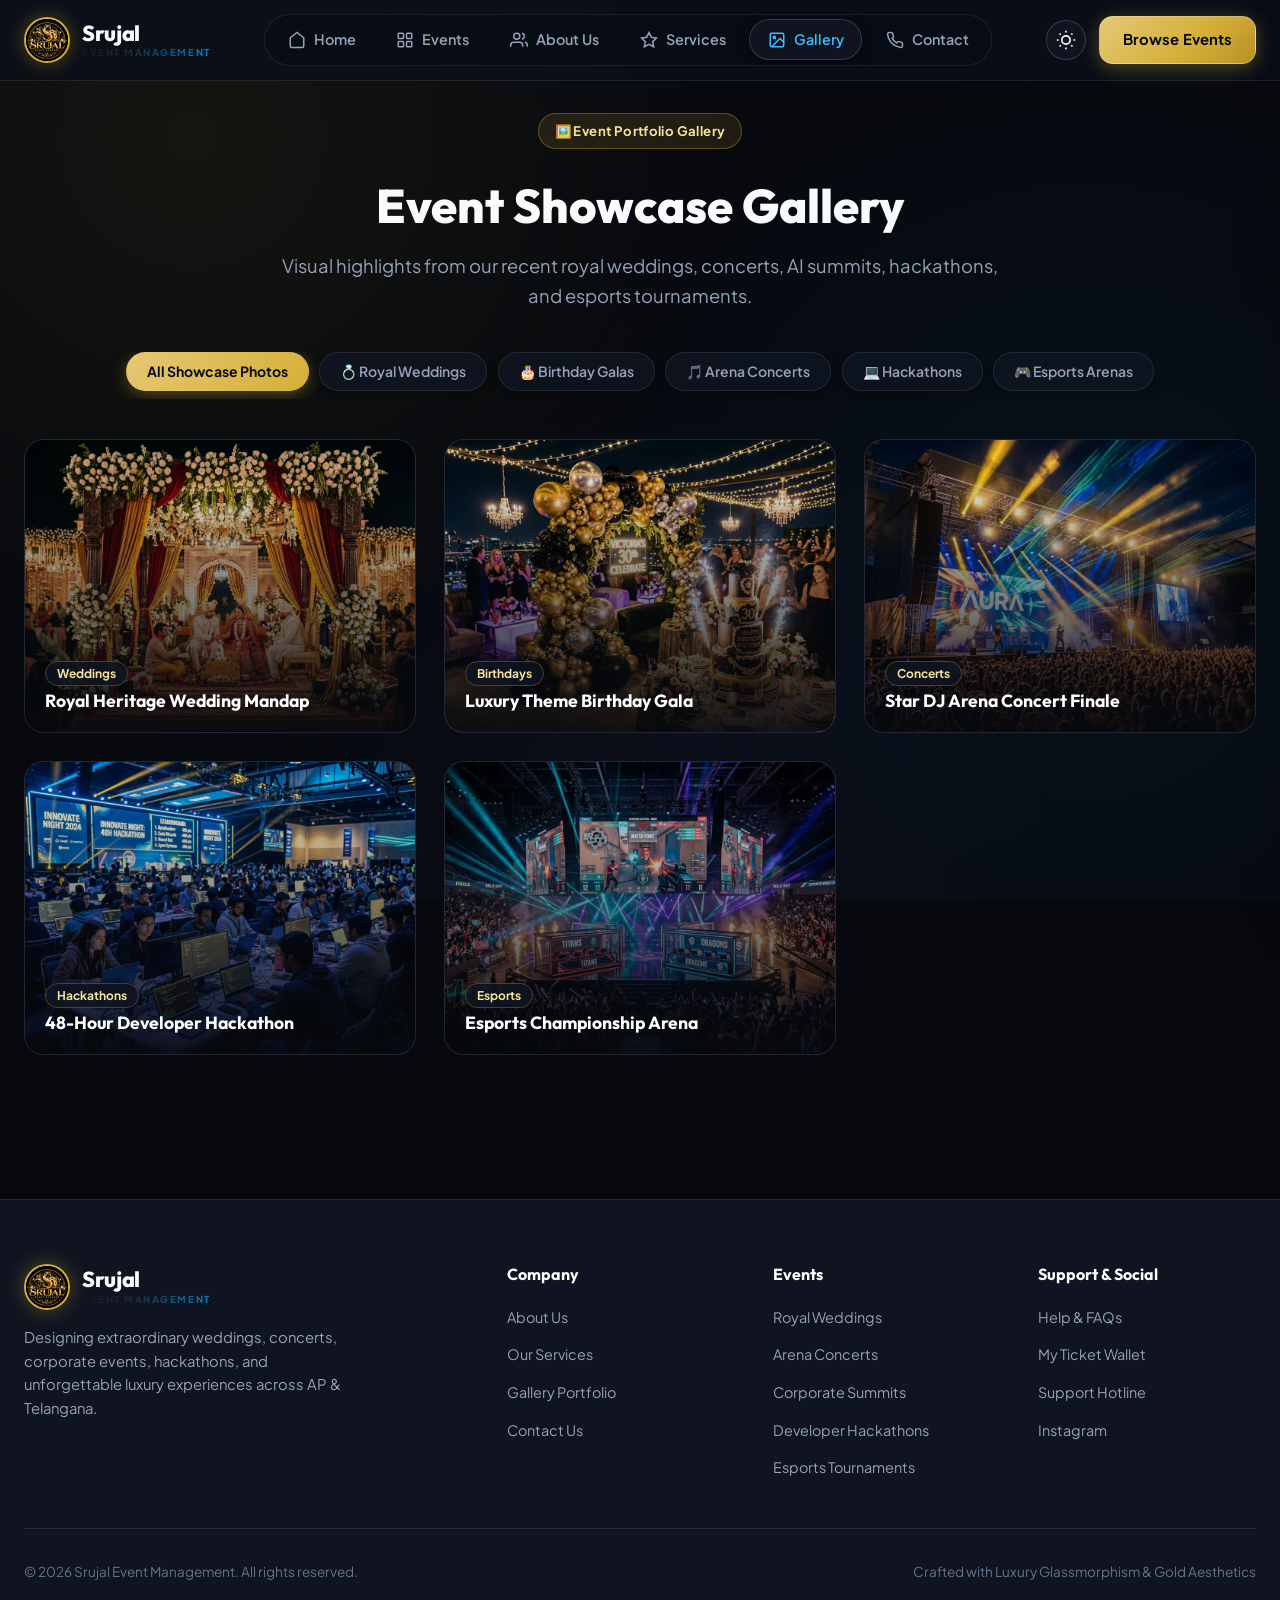
<file: gallery.html>
<!DOCTYPE html>
<html lang="en" data-theme="dark">
<head>
  <meta charset="UTF-8">
  <meta name="viewport" content="width=device-width, initial-scale=1.0">
  <title>Event Photo & Highlights Gallery — Srujal Event Management</title>
  <meta name="description" content="Explore high-definition photos and highlights from flagship AI summits, royal weddings, electronic music festivals, and esports arenas hosted on Srujal Event Management.">
  
  <!-- Google Fonts -->
  <link rel="preconnect" href="https://fonts.googleapis.com">
  <link rel="preconnect" href="https://fonts.gstatic.com" crossorigin>
  <link href="https://fonts.googleapis.com/css2?family=Outfit:wght@400;500;600;700;800&family=Plus+Jakarta+Sans:wght@300;400;500;600;700;800&display=swap" rel="stylesheet">
  
  <!-- App Stylesheet -->
  <link rel="stylesheet" href="styles.css">
  <script>
    (function() {
      const saved = localStorage.getItem('srujalem_theme') || 'dark';
      document.documentElement.setAttribute('data-theme', saved);
    })();
  </script>
</head>
<body>

  <!-- Header Nav -->
  <header class="app-header">
    <div class="header-container">
      <a href="index.html" class="brand-logo">
        <img src="images/logo.png" alt="Srujal Event Management Emblem Logo" class="brand-logo-img">
        <span class="logo-text"><span class="logo-name">Srujal</span><span class="logo-accent">Event Management</span></span>
      </a>

      <!-- Primary Navigation -->
      <nav class="main-nav">
        <a href="index.html" class="nav-link">
          <svg width="18" height="18" viewBox="0 0 24 24" fill="none" stroke="currentColor" stroke-width="2"><path d="M3 9l9-7 9 7v11a2 2 0 0 1-2 2H5a2 2 0 0 1-2-2z"/></svg>
          <span>Home</span>
        </a>
        <a href="events.html" class="nav-link">
          <svg width="18" height="18" viewBox="0 0 24 24" fill="none" stroke="currentColor" stroke-width="2"><rect x="3" y="3" width="7" height="7" rx="1"/><rect x="14" y="3" width="7" height="7" rx="1"/><rect x="14" y="14" width="7" height="7" rx="1"/><rect x="3" y="14" width="7" height="7" rx="1"/></svg>
          <span>Events</span>
        </a>
        <a href="about.html" class="nav-link">
          <svg width="18" height="18" viewBox="0 0 24 24" fill="none" stroke="currentColor" stroke-width="2"><path d="M17 21v-2a4 4 0 0 0-4-4H5a4 4 0 0 0-4 4v2"/><circle cx="9" cy="7" r="4"/><path d="M23 21v-2a4 4 0 0 0-3-3.87"/><path d="M16 3.13a4 4 0 0 1 0 7.75"/></svg>
          <span>About Us</span>
        </a>
        <a href="services.html" class="nav-link">
          <svg width="18" height="18" viewBox="0 0 24 24" fill="none" stroke="currentColor" stroke-width="2"><path d="M12 2l3.09 6.26L22 9.27l-5 4.87 1.18 6.88L12 17.77l-6.18 3.25L7 14.14 2 9.27l6.91-1.01L12 2z"/></svg>
          <span>Services</span>
        </a>
        <a href="gallery.html" class="nav-link active">
          <svg width="18" height="18" viewBox="0 0 24 24" fill="none" stroke="currentColor" stroke-width="2"><rect x="3" y="3" width="18" height="18" rx="2"/><circle cx="8.5" cy="8.5" r="1.5"/><polyline points="21 15 16 10 5 21"/></svg>
          <span>Gallery</span>
        </a>
        <a href="contact.html" class="nav-link">
          <svg width="18" height="18" viewBox="0 0 24 24" fill="none" stroke="currentColor" stroke-width="2"><path d="M22 16.92v3a2 2 0 0 1-2.18 2 19.79 19.79 0 0 1-8.63-3.07 19.5 19.5 0 0 1-6-6 19.79 19.79 0 0 1-3.07-8.67A2 2 0 0 1 4.11 2h3a2 2 0 0 1 2 1.72 12.84 12.84 0 0 0 .7 2.81 2 2 0 0 1-.45 2.11L8.09 9.91a16 16 0 0 0 6 6l1.27-1.27a2 2 0 0 1 2.11-.45 12.84 12.84 0 0 0 2.81.7A2 2 0 0 1 22 16.92z"/></svg>
          <span>Contact</span>
        </a>
      </nav>

      <!-- Action Controls -->
      <div class="header-actions">
        <button class="theme-toggle-btn" id="theme-toggle" title="Toggle Theme" aria-label="Toggle Theme">
          <svg class="sun-icon" width="20" height="20" viewBox="0 0 24 24" fill="none" stroke="currentColor" stroke-width="2"><circle cx="12" cy="12" r="5"/><line x1="12" y1="1" x2="12" y2="3"/><line x1="12" y1="21" x2="12" y2="23"/><line x1="4.22" y1="4.22" x2="5.64" y2="5.64"/><line x1="18.36" y1="18.36" x2="19.78" y2="19.78"/><line x1="1" y1="12" x2="3" y2="12"/><line x1="21" y1="12" x2="23" y2="12"/><line x1="4.22" y1="19.78" x2="5.64" y2="18.36"/><line x1="18.36" y1="5.64" x2="19.78" y2="4.22"/></svg>
          <svg class="moon-icon" width="20" height="20" viewBox="0 0 24 24" fill="none" stroke="currentColor" stroke-width="2"><path d="M21 12.79A9 9 0 1 1 11.21 3 7 7 0 0 0 21 12.79z"/></svg>
        </button>
        <button class="mobile-menu-toggle" id="mobile-menu-toggle" aria-label="Open Mobile Navigation Menu">
          <svg width="24" height="24" viewBox="0 0 24 24" fill="none" stroke="currentColor" stroke-width="2"><line x1="3" y1="12" x2="21" y2="12"/><line x1="3" y1="6" x2="21" y2="6"/><line x1="3" y1="18" x2="21" y2="18"/></svg>
        </button>
        <a href="events.html" class="btn btn-primary"><span>Browse Events</span></a>
      </div>
    </div>
  </header>

  <!-- Mobile Navigation Drawer -->
  <div class="mobile-nav-backdrop" id="mobile-nav-backdrop"></div>
  <aside class="mobile-nav-drawer" id="mobile-nav-drawer">
    <a href="index.html" class="nav-link">Home</a>
    <a href="events.html" class="nav-link">Events Deck</a>
    <a href="about.html" class="nav-link">About Us</a>
    <a href="services.html" class="nav-link">Services</a>
    <a href="gallery.html" class="nav-link active">Gallery</a>
    <a href="contact.html" class="nav-link">Contact</a>
  </aside>

  <main class="app-main">
    <!-- Gallery Hero Header -->
    <div style="text-align: center; margin-bottom: 2.5rem;">
      <span class="hero-chip">🖼️ Event Portfolio Gallery</span>
      <h1 style="font-size: 2.95rem; margin: 0.5rem 0 1rem; font-weight: 800;">Event Showcase Gallery</h1>
      <p style="color: var(--text-secondary); max-width: 720px; margin: 0 auto; font-size: 1.15rem; line-height: 1.65;">
        Visual highlights from our recent royal weddings, concerts, AI summits, hackathons, and esports tournaments.
      </p>
    </div>

    <!-- Category Filters -->
    <div class="category-pills" id="gallery-pills" style="justify-content: center; flex-wrap: wrap; margin-bottom: 2.5rem;">
      <button class="pill-btn active" data-cat="All">All Showcase Photos</button>
      <button class="pill-btn" data-cat="Weddings">💍 Royal Weddings</button>
      <button class="pill-btn" data-cat="Birthdays">🎂 Birthday Galas</button>
      <button class="pill-btn" data-cat="Concerts">🎵 Arena Concerts</button>
      <button class="pill-btn" data-cat="Hackathons">💻 Hackathons</button>
      <button class="pill-btn" data-cat="Esports">🎮 Esports Arenas</button>
    </div>

    <!-- Gallery Grid with Unique Images -->
    <div class="gallery-grid" id="gallery-grid-container">
      <!-- 1. Royal Wedding -->
      <article class="gallery-card" data-cat="Weddings">
        <div class="gallery-img-container">
          <img src="images/royal_wedding.jpg" alt="Royal Heritage Wedding Mandap & Canopy Decor" loading="lazy">
          <div class="card-banner-overlay" style="display: flex; align-items: flex-end; padding: 1.25rem; background: linear-gradient(0deg, rgba(7,9,14,0.95) 0%, rgba(7,9,14,0) 100%); width: 100%; height: 100%;">
            <div>
              <span class="category-tag">Weddings</span>
              <h3 style="font-size: 1.1rem; color: #ffffff; margin-top: 0.35rem;">Royal Heritage Wedding Mandap</h3>
            </div>
          </div>
        </div>
      </article>

      <!-- 2. Birthday Gala -->
      <article class="gallery-card" data-cat="Birthdays">
        <div class="gallery-img-container">
          <img src="images/birthday_gala.jpg" alt="Extravagant Theme Birthday Gala" loading="lazy">
          <div class="card-banner-overlay" style="display: flex; align-items: flex-end; padding: 1.25rem; background: linear-gradient(0deg, rgba(7,9,14,0.95) 0%, rgba(7,9,14,0) 100%); width: 100%; height: 100%;">
            <div>
              <span class="category-tag">Birthdays</span>
              <h3 style="font-size: 1.1rem; color: #ffffff; margin-top: 0.35rem;">Luxury Theme Birthday Gala</h3>
            </div>
          </div>
        </div>
      </article>

      <!-- 3. Concert Stage -->
      <article class="gallery-card" data-cat="Concerts">
        <div class="gallery-img-container">
          <img src="images/concert_stage.jpg" alt="Star DJ Arena Concert & 3D Laser Stage" loading="lazy">
          <div class="card-banner-overlay" style="display: flex; align-items: flex-end; padding: 1.25rem; background: linear-gradient(0deg, rgba(7,9,14,0.95) 0%, rgba(7,9,14,0) 100%); width: 100%; height: 100%;">
            <div>
              <span class="category-tag">Concerts</span>
              <h3 style="font-size: 1.1rem; color: #ffffff; margin-top: 0.35rem;">Star DJ Arena Concert Finale</h3>
            </div>
          </div>
        </div>
      </article>

      <!-- 4. Developer Hackathon -->
      <article class="gallery-card" data-cat="Hackathons">
        <div class="gallery-img-container">
          <img src="images/hackathon.jpg" alt="48-Hour National Developer Hackathon" loading="lazy">
          <div class="card-banner-overlay" style="display: flex; align-items: flex-end; padding: 1.25rem; background: linear-gradient(0deg, rgba(7,9,14,0.95) 0%, rgba(7,9,14,0) 100%); width: 100%; height: 100%;">
            <div>
              <span class="category-tag">Hackathons</span>
              <h3 style="font-size: 1.1rem; color: #ffffff; margin-top: 0.35rem;">48-Hour Developer Hackathon</h3>
            </div>
          </div>
        </div>
      </article>

      <!-- 5. Esports Arena -->
      <article class="gallery-card" data-cat="Esports">
        <div class="gallery-img-container">
          <img src="images/esports_arena.jpg" alt="Apex Battle Royale Esports Arena Finals" loading="lazy">
          <div class="card-banner-overlay" style="display: flex; align-items: flex-end; padding: 1.25rem; background: linear-gradient(0deg, rgba(7,9,14,0.95) 0%, rgba(7,9,14,0) 100%); width: 100%; height: 100%;">
            <div>
              <span class="category-tag">Esports</span>
              <h3 style="font-size: 1.1rem; color: #ffffff; margin-top: 0.35rem;">Esports Championship Arena</h3>
            </div>
          </div>
        </div>
      </article>
    </div>
  </main>

  <!-- App Footer -->
  <footer class="app-footer">
    <div class="footer-container">
      <div class="footer-grid">
        <div class="footer-brand">
          <a href="index.html" class="brand-logo">
            <img src="images/logo.png" alt="Srujal Event Management Emblem Logo" class="brand-logo-img">
            <span class="logo-text"><span class="logo-name">Srujal</span><span class="logo-accent">Event Management</span></span>
          </a>
          <p>Designing extraordinary weddings, concerts, corporate events, hackathons, and unforgettable luxury experiences across AP & Telangana.</p>
        </div>

        <div class="footer-col">
          <h4>Company</h4>
          <ul class="footer-links">
            <li><a href="about.html">About Us</a></li>
            <li><a href="services.html">Our Services</a></li>
            <li><a href="gallery.html">Gallery Portfolio</a></li>
            <li><a href="contact.html">Contact Us</a></li>
          </ul>
        </div>

        <div class="footer-col">
          <h4>Events</h4>
          <ul class="footer-links">
            <li><a href="events.html?cat=Weddings">Royal Weddings</a></li>
            <li><a href="events.html?cat=Concerts">Arena Concerts</a></li>
            <li><a href="events.html?cat=Corporate">Corporate Summits</a></li>
            <li><a href="events.html?cat=Hackathons">Developer Hackathons</a></li>
            <li><a href="events.html?cat=Gaming">Esports Tournaments</a></li>
          </ul>
        </div>

        <div class="footer-col">
          <h4>Support & Social</h4>
          <ul class="footer-links">
            <li><a href="contact.html">Help & FAQs</a></li>
            <li><a href="events.html?view=tickets">My Ticket Wallet</a></li>
            <li><a href="contact.html">Support Hotline</a></li>
            <li><a href="https://instagram.com" target="_blank" rel="noopener">Instagram</a></li>
          </ul>
        </div>
      </div>

      <div class="footer-bottom">
        <span>© 2026 Srujal Event Management. All rights reserved.</span>
        <span>Crafted with Luxury Glassmorphism & Gold Aesthetics</span>
      </div>
    </div>
  </footer>

  <script>
    document.addEventListener('DOMContentLoaded', () => {
      // Mobile Menu Toggle
      const mobileBtn = document.getElementById('mobile-menu-toggle');
      const mobileDrawer = document.getElementById('mobile-nav-drawer');
      const mobileBackdrop = document.getElementById('mobile-nav-backdrop');
      if (mobileBtn && mobileDrawer && mobileBackdrop) {
        const toggleDrawer = (s) => {
          mobileDrawer.classList.toggle('open', s);
          mobileBackdrop.classList.toggle('open', s);
        };
        mobileBtn.addEventListener('click', () => toggleDrawer(!mobileDrawer.classList.contains('open')));
        mobileBackdrop.addEventListener('click', () => toggleDrawer(false));
      }

      // Theme Toggle
      const themeToggle = document.getElementById('theme-toggle');
      if (themeToggle) {
        const savedTheme = localStorage.getItem('srujalem_theme') || 'dark';
        document.documentElement.setAttribute('data-theme', savedTheme);
        themeToggle.addEventListener('click', () => {
          const current = document.documentElement.getAttribute('data-theme') || 'dark';
          const next = current === 'dark' ? 'light' : 'dark';
          document.documentElement.setAttribute('data-theme', next);
          localStorage.setItem('srujalem_theme', next);
        });
      }

      // Category Filter Pills
      const pills = document.querySelectorAll('#gallery-pills .pill-btn');
      const cards = document.querySelectorAll('.gallery-card');

      pills.forEach(pill => {
        pill.addEventListener('click', () => {
          pills.forEach(p => p.classList.remove('active'));
          pill.classList.add('active');

          const cat = pill.getAttribute('data-cat');
          cards.forEach(card => {
            if (cat === 'All' || card.getAttribute('data-cat') === cat) {
              card.style.display = 'block';
            } else {
              card.style.display = 'none';
            }
          });
        });
      });
    });
  </script>
</body>
</html>
</file>
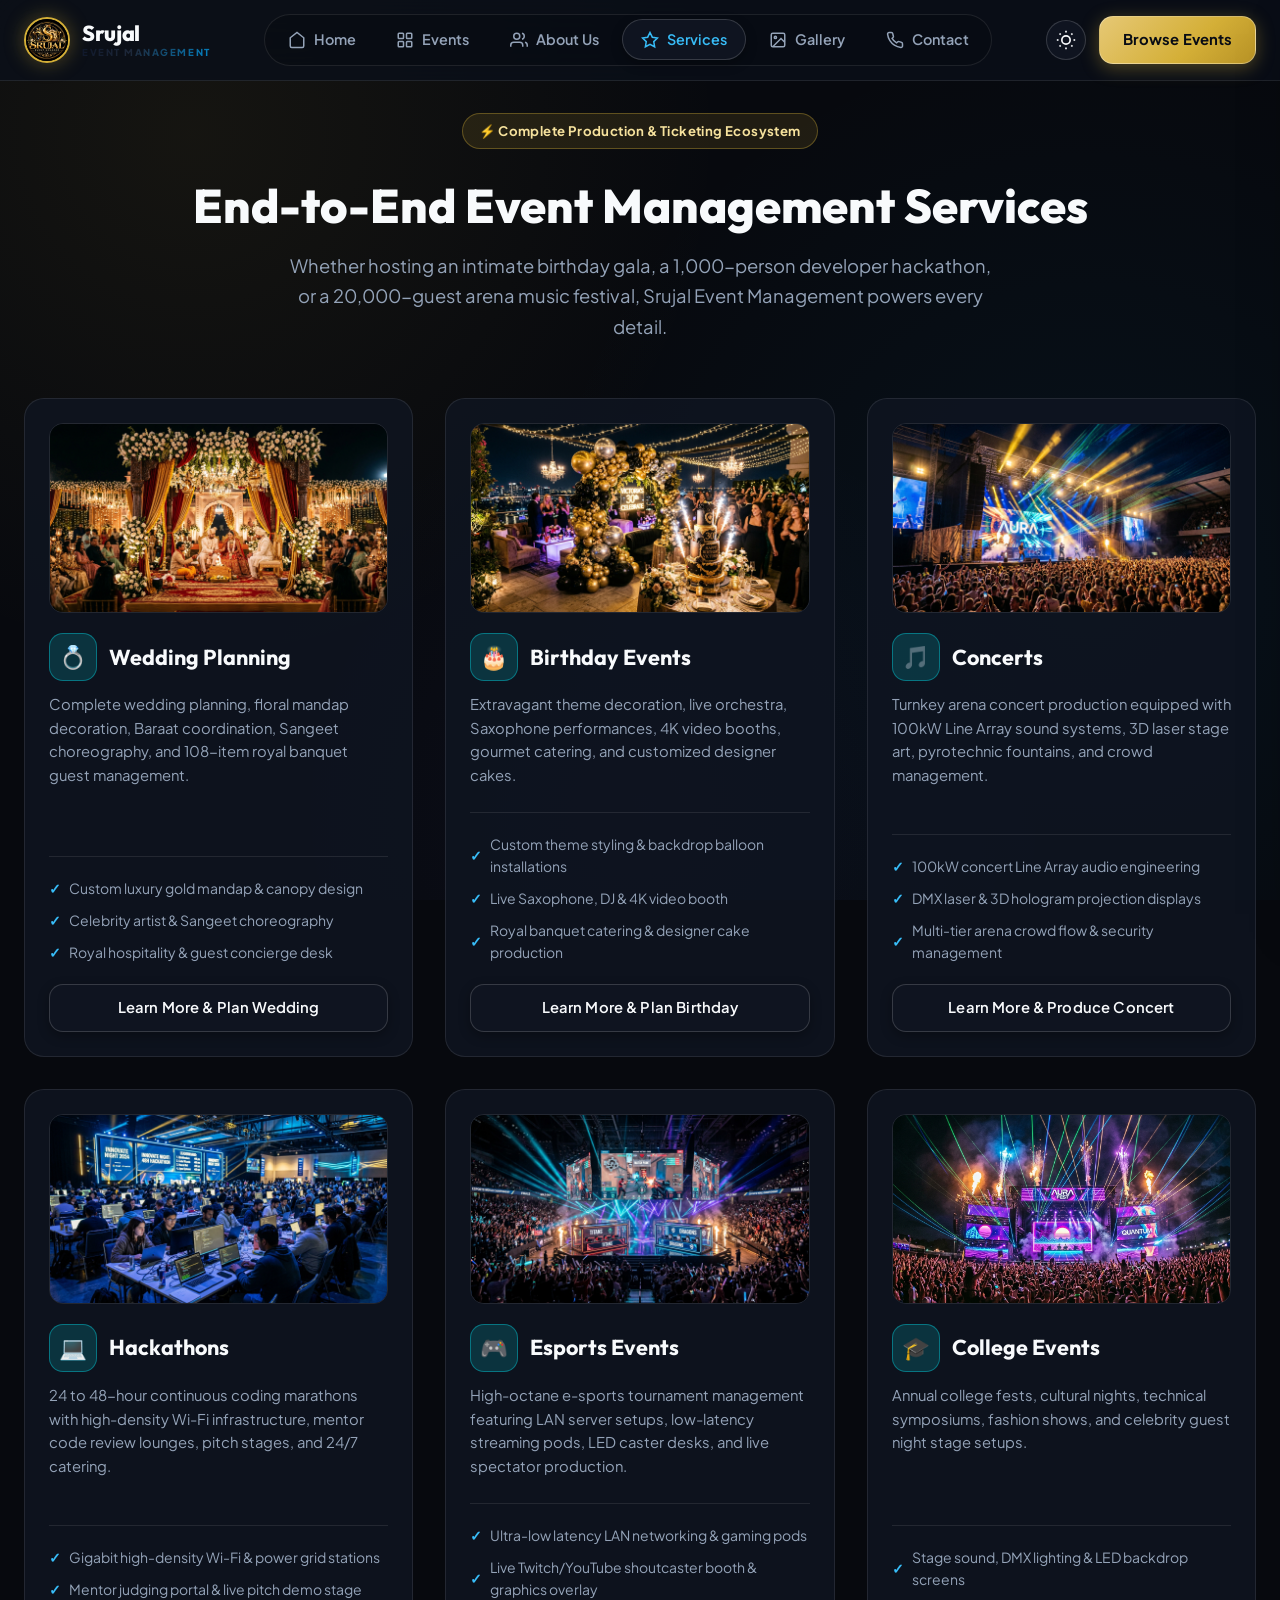
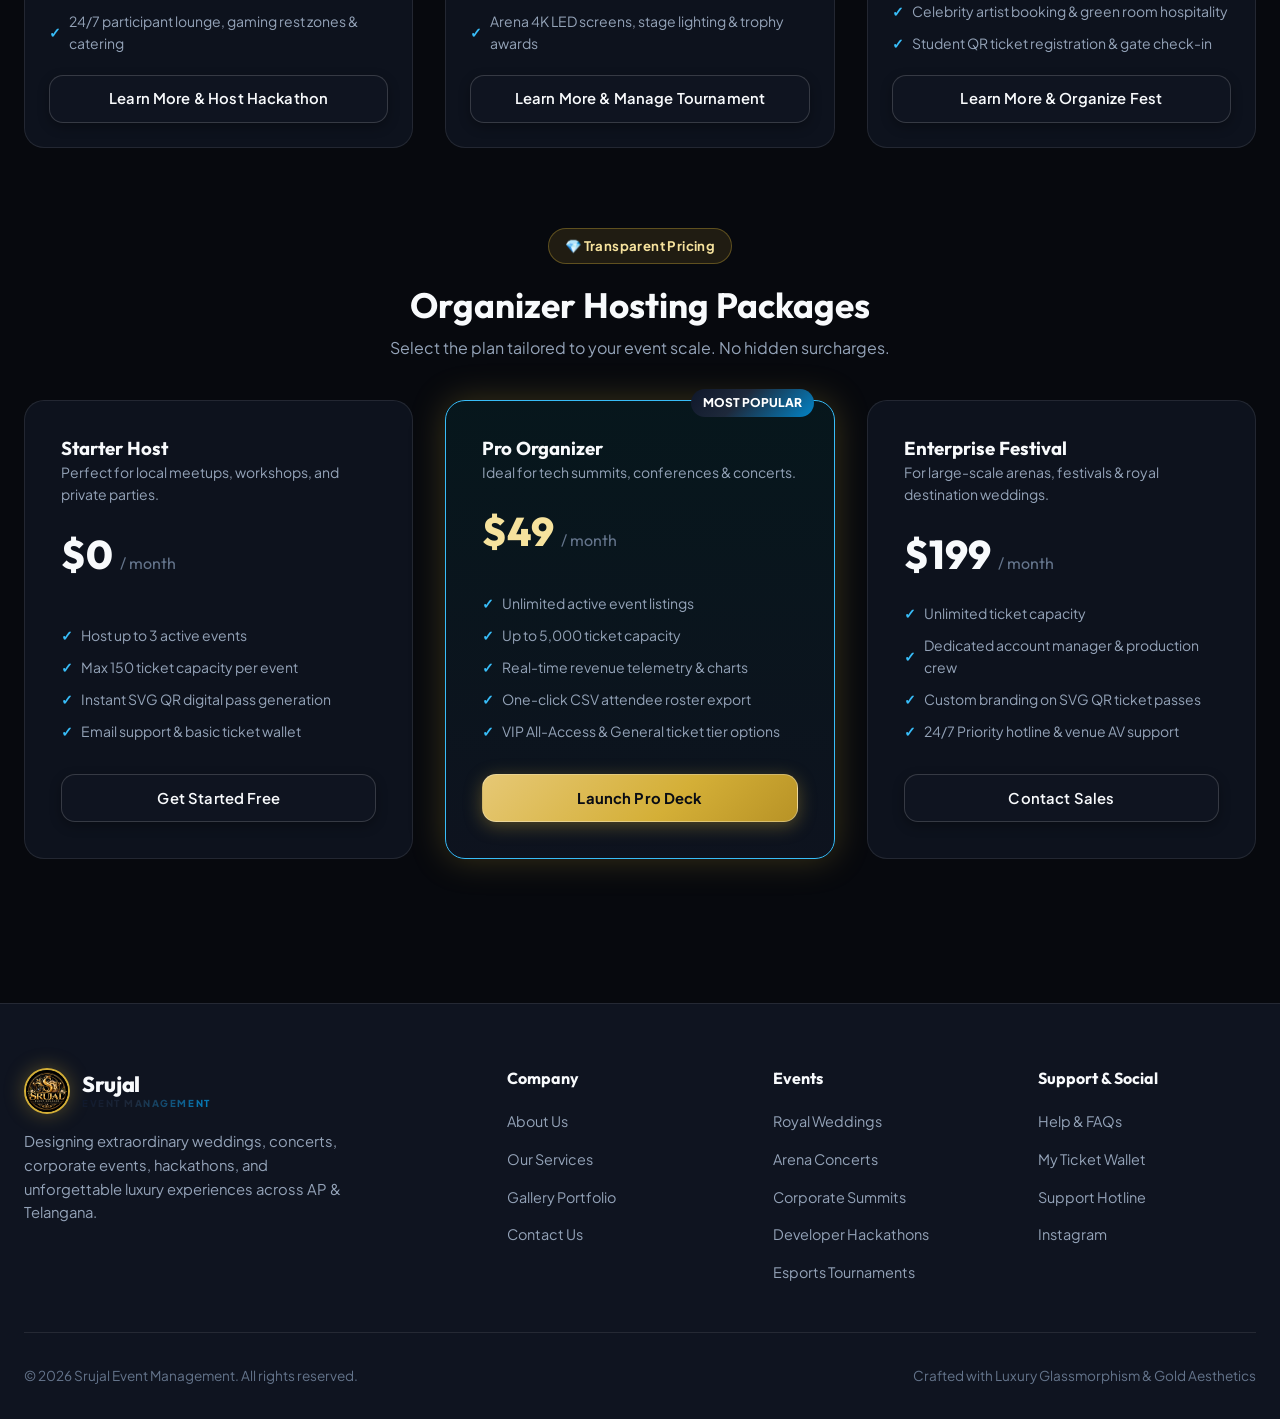
<file: services.html>
<!DOCTYPE html>
<html lang="en" data-theme="dark">
<head>
  <meta charset="UTF-8">
  <meta name="viewport" content="width=device-width, initial-scale=1.0">
  <title>Our Services & Pricing — Srujal Event Management</title>
  <meta name="description" content="Explore Srujal Event Management services: Wedding Planning, Birthday Events, Corporate Summits, Concerts, Hackathons, Esports, College Fests, and Private Parties.">
  
  <!-- Google Fonts -->
  <link rel="preconnect" href="https://fonts.googleapis.com">
  <link rel="preconnect" href="https://fonts.gstatic.com" crossorigin>
  <link href="https://fonts.googleapis.com/css2?family=Outfit:wght@400;500;600;700;800&family=Plus+Jakarta+Sans:wght@300;400;500;600;700;800&display=swap" rel="stylesheet">
  
  <!-- App Stylesheet -->
  <link rel="stylesheet" href="styles.css">
  <script>
    (function() {
      const saved = localStorage.getItem('srujalem_theme') || 'dark';
      document.documentElement.setAttribute('data-theme', saved);
    })();
  </script>
</head>
<body>

  <!-- Header Nav -->
  <header class="app-header">
    <div class="header-container">
      <a href="index.html" class="brand-logo">
        <img src="images/logo.png" alt="Srujal Event Management Emblem Logo" class="brand-logo-img">
        <span class="logo-text"><span class="logo-name">Srujal</span><span class="logo-accent">Event Management</span></span>
      </a>

      <!-- Primary Navigation -->
      <nav class="main-nav">
        <a href="index.html" class="nav-link">
          <svg width="18" height="18" viewBox="0 0 24 24" fill="none" stroke="currentColor" stroke-width="2"><path d="M3 9l9-7 9 7v11a2 2 0 0 1-2 2H5a2 2 0 0 1-2-2z"/></svg>
          <span>Home</span>
        </a>
        <a href="events.html" class="nav-link">
          <svg width="18" height="18" viewBox="0 0 24 24" fill="none" stroke="currentColor" stroke-width="2"><rect x="3" y="3" width="7" height="7" rx="1"/><rect x="14" y="3" width="7" height="7" rx="1"/><rect x="14" y="14" width="7" height="7" rx="1"/><rect x="3" y="14" width="7" height="7" rx="1"/></svg>
          <span>Events</span>
        </a>
        <a href="about.html" class="nav-link">
          <svg width="18" height="18" viewBox="0 0 24 24" fill="none" stroke="currentColor" stroke-width="2"><path d="M17 21v-2a4 4 0 0 0-4-4H5a4 4 0 0 0-4 4v2"/><circle cx="9" cy="7" r="4"/><path d="M23 21v-2a4 4 0 0 0-3-3.87"/><path d="M16 3.13a4 4 0 0 1 0 7.75"/></svg>
          <span>About Us</span>
        </a>
        <a href="services.html" class="nav-link active">
          <svg width="18" height="18" viewBox="0 0 24 24" fill="none" stroke="currentColor" stroke-width="2"><path d="M12 2l3.09 6.26L22 9.27l-5 4.87 1.18 6.88L12 17.77l-6.18 3.25L7 14.14 2 9.27l6.91-1.01L12 2z"/></svg>
          <span>Services</span>
        </a>
        <a href="gallery.html" class="nav-link">
          <svg width="18" height="18" viewBox="0 0 24 24" fill="none" stroke="currentColor" stroke-width="2"><rect x="3" y="3" width="18" height="18" rx="2"/><circle cx="8.5" cy="8.5" r="1.5"/><polyline points="21 15 16 10 5 21"/></svg>
          <span>Gallery</span>
        </a>
        <a href="contact.html" class="nav-link">
          <svg width="18" height="18" viewBox="0 0 24 24" fill="none" stroke="currentColor" stroke-width="2"><path d="M22 16.92v3a2 2 0 0 1-2.18 2 19.79 19.79 0 0 1-8.63-3.07 19.5 19.5 0 0 1-6-6 19.79 19.79 0 0 1-3.07-8.67A2 2 0 0 1 4.11 2h3a2 2 0 0 1 2 1.72 12.84 12.84 0 0 0 .7 2.81 2 2 0 0 1-.45 2.11L8.09 9.91a16 16 0 0 0 6 6l1.27-1.27a2 2 0 0 1 2.11-.45 12.84 12.84 0 0 0 2.81.7A2 2 0 0 1 22 16.92z"/></svg>
          <span>Contact</span>
        </a>
      </nav>

      <!-- Action Controls -->
      <div class="header-actions">
        <button class="theme-toggle-btn" id="theme-toggle" title="Toggle Theme" aria-label="Toggle Theme">
          <svg class="sun-icon" width="20" height="20" viewBox="0 0 24 24" fill="none" stroke="currentColor" stroke-width="2"><circle cx="12" cy="12" r="5"/><line x1="12" y1="1" x2="12" y2="3"/><line x1="12" y1="21" x2="12" y2="23"/><line x1="4.22" y1="4.22" x2="5.64" y2="5.64"/><line x1="18.36" y1="18.36" x2="19.78" y2="19.78"/><line x1="1" y1="12" x2="3" y2="12"/><line x1="21" y1="12" x2="23" y2="12"/><line x1="4.22" y1="19.78" x2="5.64" y2="18.36"/><line x1="18.36" y1="5.64" x2="19.78" y2="4.22"/></svg>
          <svg class="moon-icon" width="20" height="20" viewBox="0 0 24 24" fill="none" stroke="currentColor" stroke-width="2"><path d="M21 12.79A9 9 0 1 1 11.21 3 7 7 0 0 0 21 12.79z"/></svg>
        </button>
        <button class="mobile-menu-toggle" id="mobile-menu-toggle" aria-label="Open Mobile Navigation Menu">
          <svg width="24" height="24" viewBox="0 0 24 24" fill="none" stroke="currentColor" stroke-width="2"><line x1="3" y1="12" x2="21" y2="12"/><line x1="3" y1="6" x2="21" y2="6"/><line x1="3" y1="18" x2="21" y2="18"/></svg>
        </button>
        <a href="events.html" class="btn btn-primary"><span>Browse Events</span></a>
      </div>
    </div>
  </header>

  <!-- Mobile Navigation Drawer -->
  <div class="mobile-nav-backdrop" id="mobile-nav-backdrop"></div>
  <aside class="mobile-nav-drawer" id="mobile-nav-drawer">
    <a href="index.html" class="nav-link">Home</a>
    <a href="events.html" class="nav-link">Events Deck</a>
    <a href="about.html" class="nav-link">About Us</a>
    <a href="services.html" class="nav-link active">Services</a>
    <a href="gallery.html" class="nav-link">Gallery</a>
    <a href="contact.html" class="nav-link">Contact</a>
  </aside>

  <main class="app-main">
    <!-- Services Hero Header -->
    <div class="reveal-on-scroll" style="text-align: center; margin-bottom: 3.5rem;">
      <span class="hero-chip">⚡ Complete Production & Ticketing Ecosystem</span>
      <h1 style="font-size: 2.95rem; margin: 0.5rem 0 1rem; font-weight: 800;">End-to-End Event Management Services</h1>
      <p style="color: var(--text-secondary); max-width: 720px; margin: 0 auto; font-size: 1.15rem; line-height: 1.65;">
        Whether hosting an intimate birthday gala, a 1,000-person developer hackathon, or a 20,000-guest arena music festival, Srujal Event Management powers every detail.
      </p>
    </div>

    <!-- SERVICES GRID -->
    <div class="services-grid reveal-on-scroll">
      <!-- 1. Wedding Planning -->
      <div class="service-card">
        <div class="service-img-wrap">
          <img src="images/royal_wedding.jpg" alt="Wedding Planning by Srujal Event Management" loading="lazy">
        </div>
        <div style="display: flex; align-items: center; gap: 0.75rem; margin-bottom: 0.75rem;">
          <div class="service-icon-box">💍</div>
          <h3 style="margin-bottom: 0;">Wedding Planning</h3>
        </div>
        <p>Complete wedding planning, floral mandap decoration, Baraat coordination, Sangeet choreography, and 108-item royal banquet guest management.</p>
        <ul class="service-features-list">
          <li>Custom luxury gold mandap & canopy design</li>
          <li>Celebrity artist & Sangeet choreography</li>
          <li>Royal hospitality & guest concierge desk</li>
        </ul>
        <a href="contact.html?service=Weddings" class="btn btn-secondary btn-block" style="margin-top: 1.25rem;">Learn More & Plan Wedding</a>
      </div>

      <!-- 2. Birthday Events -->
      <div class="service-card">
        <div class="service-img-wrap">
          <img src="images/birthday_gala.jpg" alt="Birthday Events by Srujal Event Management" loading="lazy">
        </div>
        <div style="display: flex; align-items: center; gap: 0.75rem; margin-bottom: 0.75rem;">
          <div class="service-icon-box">🎂</div>
          <h3 style="margin-bottom: 0;">Birthday Events</h3>
        </div>
        <p>Extravagant theme decoration, live orchestra, Saxophone performances, 4K video booths, gourmet catering, and customized designer cakes.</p>
        <ul class="service-features-list">
          <li>Custom theme styling & backdrop balloon installations</li>
          <li>Live Saxophone, DJ & 4K video booth</li>
          <li>Royal banquet catering & designer cake production</li>
        </ul>
        <a href="contact.html?service=Birthdays" class="btn btn-secondary btn-block" style="margin-top: 1.25rem;">Learn More & Plan Birthday</a>
      </div>

      <!-- 3. Concerts -->
      <div class="service-card">
        <div class="service-img-wrap">
          <img src="images/concert_stage.jpg" alt="Concerts by Srujal Event Management" loading="lazy">
        </div>
        <div style="display: flex; align-items: center; gap: 0.75rem; margin-bottom: 0.75rem;">
          <div class="service-icon-box">🎵</div>
          <h3 style="margin-bottom: 0;">Concerts</h3>
        </div>
        <p>Turnkey arena concert production equipped with 100kW Line Array sound systems, 3D laser stage art, pyrotechnic fountains, and crowd management.</p>
        <ul class="service-features-list">
          <li>100kW concert Line Array audio engineering</li>
          <li>DMX laser & 3D hologram projection displays</li>
          <li>Multi-tier arena crowd flow & security management</li>
        </ul>
        <a href="contact.html?service=Concerts" class="btn btn-secondary btn-block" style="margin-top: 1.25rem;">Learn More & Produce Concert</a>
      </div>

      <!-- 4. Hackathons -->
      <div class="service-card">
        <div class="service-img-wrap">
          <img src="images/hackathon.jpg" alt="Hackathons by Srujal Event Management" loading="lazy">
        </div>
        <div style="display: flex; align-items: center; gap: 0.75rem; margin-bottom: 0.75rem;">
          <div class="service-icon-box">💻</div>
          <h3 style="margin-bottom: 0;">Hackathons</h3>
        </div>
        <p>24 to 48-hour continuous coding marathons with high-density Wi-Fi infrastructure, mentor code review lounges, pitch stages, and 24/7 catering.</p>
        <ul class="service-features-list">
          <li>Gigabit high-density Wi-Fi & power grid stations</li>
          <li>Mentor judging portal & live pitch demo stage</li>
          <li>24/7 participant lounge, gaming rest zones & catering</li>
        </ul>
        <a href="contact.html?service=Hackathons" class="btn btn-secondary btn-block" style="margin-top: 1.25rem;">Learn More & Host Hackathon</a>
      </div>

      <!-- 5. Esports Events -->
      <div class="service-card">
        <div class="service-img-wrap">
          <img src="images/esports_arena.jpg" alt="Esports Events by Srujal Event Management" loading="lazy">
        </div>
        <div style="display: flex; align-items: center; gap: 0.75rem; margin-bottom: 0.75rem;">
          <div class="service-icon-box">🎮</div>
          <h3 style="margin-bottom: 0;">Esports Events</h3>
        </div>
        <p>High-octane e-sports tournament management featuring LAN server setups, low-latency streaming pods, LED caster desks, and live spectator production.</p>
        <ul class="service-features-list">
          <li>Ultra-low latency LAN networking & gaming pods</li>
          <li>Live Twitch/YouTube shoutcaster booth & graphics overlay</li>
          <li>Arena 4K LED screens, stage lighting & trophy awards</li>
        </ul>
        <a href="contact.html?service=Esports" class="btn btn-secondary btn-block" style="margin-top: 1.25rem;">Learn More & Manage Tournament</a>
      </div>

      <!-- 6. College Events -->
      <div class="service-card">
        <div class="service-img-wrap">
          <img src="images/music_mainstage.jpg" alt="College Events by Srujal Event Management" loading="lazy">
        </div>
        <div style="display: flex; align-items: center; gap: 0.75rem; margin-bottom: 0.75rem;">
          <div class="service-icon-box">🎓</div>
          <h3 style="margin-bottom: 0;">College Events</h3>
        </div>
        <p>Annual college fests, cultural nights, technical symposiums, fashion shows, and celebrity guest night stage setups.</p>
        <ul class="service-features-list">
          <li>Stage sound, DMX lighting & LED backdrop screens</li>
          <li>Celebrity artist booking & green room hospitality</li>
          <li>Student QR ticket registration & gate check-in</li>
        </ul>
        <a href="contact.html?service=College" class="btn btn-secondary btn-block" style="margin-top: 1.25rem;">Learn More & Organize Fest</a>
      </div>
    </div>

    <!-- PRICING TIERS SECTION -->
    <section class="reveal-on-scroll" style="margin-top: 5rem;">
      <div style="text-align: center; margin-bottom: 2.5rem;">
        <span class="hero-chip">💎 Transparent Pricing</span>
        <h2 style="font-size: 2.2rem; margin-bottom: 0.5rem;">Organizer Hosting Packages</h2>
        <p style="color: var(--text-secondary);">Select the plan tailored to your event scale. No hidden surcharges.</p>
      </div>

      <div class="pricing-grid">
        <!-- Starter Host -->
        <div class="pricing-card">
          <h3>Starter Host</h3>
          <p style="color: var(--text-secondary); font-size: 0.875rem;">Perfect for local meetups, workshops, and private parties.</p>
          <div class="pricing-price">$0 <span>/ month</span></div>
          <ul class="service-features-list" style="border: none; padding-top: 0; margin-bottom: 2rem;">
            <li>Host up to 3 active events</li>
            <li>Max 150 ticket capacity per event</li>
            <li>Instant SVG QR digital pass generation</li>
            <li>Email support & basic ticket wallet</li>
          </ul>
          <a href="events.html" class="btn btn-secondary btn-block">Get Started Free</a>
        </div>

        <!-- Pro Organizer -->
        <div class="pricing-card featured">
          <span class="pricing-badge">MOST POPULAR</span>
          <h3>Pro Organizer</h3>
          <p style="color: var(--text-secondary); font-size: 0.875rem;">Ideal for tech summits, conferences & concerts.</p>
          <div class="pricing-price" style="color: var(--accent-gold-light);">$49 <span>/ month</span></div>
          <ul class="service-features-list" style="border: none; padding-top: 0; margin-bottom: 2rem;">
            <li>Unlimited active event listings</li>
            <li>Up to 5,000 ticket capacity</li>
            <li>Real-time revenue telemetry & charts</li>
            <li>One-click CSV attendee roster export</li>
            <li>VIP All-Access & General ticket tier options</li>
          </ul>
          <a href="events.html" class="btn btn-primary btn-block">Launch Pro Deck</a>
        </div>

        <!-- Enterprise Festival -->
        <div class="pricing-card">
          <h3>Enterprise Festival</h3>
          <p style="color: var(--text-secondary); font-size: 0.875rem;">For large-scale arenas, festivals & royal destination weddings.</p>
          <div class="pricing-price">$199 <span>/ month</span></div>
          <ul class="service-features-list" style="border: none; padding-top: 0; margin-bottom: 2rem;">
            <li>Unlimited ticket capacity</li>
            <li>Dedicated account manager & production crew</li>
            <li>Custom branding on SVG QR ticket passes</li>
            <li>24/7 Priority hotline & venue AV support</li>
          </ul>
          <a href="contact.html" class="btn btn-secondary btn-block">Contact Sales</a>
        </div>
      </div>
    </section>
  </main>

  <!-- App Footer -->
  <footer class="app-footer">
    <div class="footer-container">
      <div class="footer-grid">
        <div class="footer-brand">
          <a href="index.html" class="brand-logo">
            <img src="images/logo.png" alt="Srujal Event Management Emblem Logo" class="brand-logo-img">
            <span class="logo-text"><span class="logo-name">Srujal</span><span class="logo-accent">Event Management</span></span>
          </a>
          <p>Designing extraordinary weddings, concerts, corporate events, hackathons, and unforgettable luxury experiences across AP & Telangana.</p>
        </div>

        <div class="footer-col">
          <h4>Company</h4>
          <ul class="footer-links">
            <li><a href="about.html">About Us</a></li>
            <li><a href="services.html">Our Services</a></li>
            <li><a href="gallery.html">Gallery Portfolio</a></li>
            <li><a href="contact.html">Contact Us</a></li>
          </ul>
        </div>

        <div class="footer-col">
          <h4>Events</h4>
          <ul class="footer-links">
            <li><a href="events.html?cat=Weddings">Royal Weddings</a></li>
            <li><a href="events.html?cat=Concerts">Arena Concerts</a></li>
            <li><a href="events.html?cat=Corporate">Corporate Summits</a></li>
            <li><a href="events.html?cat=Hackathons">Developer Hackathons</a></li>
            <li><a href="events.html?cat=Gaming">Esports Tournaments</a></li>
          </ul>
        </div>

        <div class="footer-col">
          <h4>Support & Social</h4>
          <ul class="footer-links">
            <li><a href="contact.html">Help & FAQs</a></li>
            <li><a href="events.html?view=tickets">My Ticket Wallet</a></li>
            <li><a href="contact.html">Support Hotline</a></li>
            <li><a href="https://instagram.com" target="_blank" rel="noopener">Instagram</a></li>
          </ul>
        </div>
      </div>

      <div class="footer-bottom">
        <span>© 2026 Srujal Event Management. All rights reserved.</span>
        <span>Crafted with Luxury Glassmorphism & Gold Aesthetics</span>
      </div>
    </div>
  </footer>

  <script src="contact.js"></script>
</body>
</html>
</file>
<file: styles.css>
:root {
  /* Typography System */
  --font-heading: 'Outfit', -apple-system, BlinkMacSystemFont, 'Segoe UI', Roboto, sans-serif;
  --font-body: 'Plus Jakarta Sans', -apple-system, BlinkMacSystemFont, 'Segoe UI', Roboto, sans-serif;

  /* Color System — Ultra-Professional Executive Obsidian & Gold (Dark Theme Default) */
  --bg-main: #07090e;
  --bg-surface: #0f1420;
  --bg-card: rgba(15, 21, 34, 0.82);
  --bg-card-hover: rgba(24, 33, 52, 0.92);
  --bg-glass: rgba(11, 15, 25, 0.8);
  --bg-input: #121929;
  
  --border-subtle: rgba(255, 255, 255, 0.09);
  --border-medium: rgba(255, 255, 255, 0.16);
  --border-glow: rgba(212, 175, 55, 0.45);

  --text-primary: #f8fafc;
  --text-secondary: #94a3b8;
  --text-muted: #64748b;

  /* Premium Brand Metallic & Jewel Accents */
  --accent-gold: #d4af37;
  --accent-gold-light: #f6e29d;
  --accent-amber: #e6c875;
  --accent-amber-dark: #b89326;
  --accent-cyan: #38bdf8;
  --accent-blue: #0284c7;
  --accent-indigo: #6366f1;
  --accent-emerald: #10b981;
  --accent-rose: #f43f5e;

  /* Category Specific Jewel Accents */
  --cat-tech: linear-gradient(135deg, #0284c7 0%, #6366f1 100%);
  --cat-music: linear-gradient(135deg, #f59e0b 0%, #f43f5e 100%);
  --cat-workshops: linear-gradient(135deg, #10b981 0%, #059669 100%);
  --cat-business: linear-gradient(135deg, #e6c875 0%, #b89326 100%);
  --cat-esports: linear-gradient(135deg, #8b5cf6 0%, #ec4899 100%);

  /* Refined Gradients */
  --grad-primary: linear-gradient(135deg, #f6e29d 0%, #d4af37 50%, #38bdf8 100%);
  --grad-hero: linear-gradient(135deg, #0f172a 0%, #1e293b 50%, #0f172a 100%);
  --grad-gold: linear-gradient(135deg, #f6e29d 0%, #d4af37 60%, #b89326 100%);
  --grad-sapphire: linear-gradient(135deg, #0284c7 0%, #38bdf8 100%);
  --grad-cyber: linear-gradient(135deg, #0f172a 0%, #1e293b 40%, #0284c7 100%);
  --grad-glass: linear-gradient(135deg, rgba(255, 255, 255, 0.08) 0%, rgba(255, 255, 255, 0.02) 100%);

  /* Rich Event Card Banner Themes */
  --gradient-cyber: linear-gradient(135deg, #0b1329 0%, #1e293b 40%, #0284c7 100%);
  --gradient-sunset: linear-gradient(135deg, #2a0a18 0%, #7c2d12 50%, #d97706 100%);
  --gradient-emerald: linear-gradient(135deg, #042f2e 0%, #047857 50%, #10b981 100%);
  --gradient-royal: linear-gradient(135deg, #1e1b4b 0%, #4338ca 50%, #6366f1 100%);
  --gradient-gold: linear-gradient(135deg, #1c1917 0%, #44403c 40%, #d4af37 100%);
  --gradient-ruby: linear-gradient(135deg, #4c0519 0%, #9f1239 50%, #f43f5e 100%);

  /* Elevation Shadows & Soft Ambient Lighting */
  --shadow-sm: 0 4px 12px rgba(0, 0, 0, 0.3);
  --shadow-md: 0 12px 32px -5px rgba(0, 0, 0, 0.5);
  --shadow-lg: 0 24px 50px -10px rgba(0, 0, 0, 0.7);
  --shadow-glow: 0 0 35px rgba(212, 175, 55, 0.25);

  /* Radius & Glass Effects */
  --radius-sm: 8px;
  --radius-md: 14px;
  --radius-lg: 20px;
  --radius-full: 9999px;
  --blur-glass: blur(20px);
  --transition-fast: 0.2s cubic-bezier(0.4, 0, 0.2, 1);
  --transition-smooth: 0.35s cubic-bezier(0.16, 1, 0.3, 1);
}

/* Light Theme Overrides — Executive Porcelain & Sapphire Navy */
[data-theme="light"] {
  --bg-main: #f8fafc;
  --bg-surface: #ffffff;
  --bg-card: rgba(255, 255, 255, 0.92);
  --bg-card-hover: rgba(241, 245, 249, 1);
  --bg-glass: rgba(255, 255, 255, 0.88);
  --bg-input: #f1f5f9;

  --border-subtle: rgba(15, 23, 42, 0.09);
  --border-medium: rgba(15, 23, 42, 0.16);
  --border-glow: rgba(180, 130, 20, 0.3);

  --text-primary: #0f172a;
  --text-secondary: #475569;
  --text-muted: #64748b;

  --accent-gold: #b48214;
  --accent-gold-light: #d4af37;
  --accent-amber: #ca8a04;
  --accent-cyan: #0284c7;

  --grad-primary: linear-gradient(135deg, #ca8a04 0%, #2563eb 100%);
  --grad-hero: linear-gradient(135deg, #ffffff 0%, #f1f5f9 100%);
  --grad-gold: linear-gradient(135deg, #d4af37 0%, #ca8a04 100%);

  --shadow-sm: 0 4px 12px rgba(15, 23, 42, 0.04);
  --shadow-md: 0 10px 25px -5px rgba(15, 23, 42, 0.09);
  --shadow-lg: 0 20px 35px -10px rgba(15, 23, 42, 0.14);
  --shadow-glow: 0 0 22px rgba(202, 138, 4, 0.22);
}

/* Base Reset & Ambient Background */
*, *::before, *::after {
  box-sizing: border-box;
  margin: 0;
  padding: 0;
}

[hidden] {
  display: none !important;
}

html {
  scroll-behavior: smooth;
  font-size: 16px;
}

body {
  font-family: var(--font-body);
  background-color: var(--bg-main);
  background-image: 
    radial-gradient(circle at 15% 15%, rgba(212, 175, 55, 0.07) 0%, transparent 40%),
    radial-gradient(circle at 85% 65%, rgba(2, 132, 199, 0.07) 0%, transparent 45%),
    radial-gradient(circle at 50% 90%, rgba(99, 102, 241, 0.05) 0%, transparent 40%);
  background-attachment: fixed;
  color: var(--text-primary);
  line-height: 1.6;
  min-height: 100vh;
  overflow-x: hidden;
  transition: background-color var(--transition-smooth), color var(--transition-smooth);
}

[data-theme="light"] body {
  background-image: 
    radial-gradient(circle at 15% 15%, rgba(202, 138, 4, 0.05) 0%, transparent 40%),
    radial-gradient(circle at 85% 65%, rgba(2, 132, 199, 0.05) 0%, transparent 45%);
}

/* Typography Base */
h1, h2, h3, h4, h5, h6 {
  font-family: var(--font-heading);
  font-weight: 700;
  line-height: 1.25;
  color: var(--text-primary);
}

a {
  color: inherit;
  text-decoration: none;
}

button, input, select, textarea {
  font-family: inherit;
  font-size: inherit;
}

.visually-hidden {
  position: absolute;
  width: 1px;
  height: 1px;
  padding: 0;
  margin: -1px;
  overflow: hidden;
  clip: rect(0, 0, 0, 0);
  border: 0;
}

/* Custom Scrollbars */
::-webkit-scrollbar {
  width: 8px;
  height: 8px;
}
::-webkit-scrollbar-track {
  background: var(--bg-main);
}
::-webkit-scrollbar-thumb {
  background: rgba(255, 255, 255, 0.15);
  border-radius: var(--radius-full);
}
::-webkit-scrollbar-thumb:hover {
  background: var(--accent-blue);
}


/* ==========================================================================
   BUTTONS & FORM ELEMENTS
   ========================================================================== */

.btn {
  display: inline-flex;
  align-items: center;
  justify-content: center;
  gap: 0.55rem;
  padding: 0.7rem 1.4rem;
  font-weight: 600;
  font-size: 0.925rem;
  letter-spacing: 0.01em;
  border-radius: var(--radius-md);
  border: 1px solid transparent;
  cursor: pointer;
  transition: all var(--transition-fast);
  white-space: nowrap;
  user-select: none;
  position: relative;
  overflow: hidden;
}

.btn::after {
  content: '';
  position: absolute;
  top: 0;
  left: -100%;
  width: 50%;
  height: 100%;
  background: linear-gradient(90deg, transparent, rgba(255, 255, 255, 0.25), transparent);
  transform: skewX(-20deg);
  transition: none;
}

.btn:hover::after {
  left: 150%;
  transition: left 0.6s ease-in-out;
}

.btn-primary {
  background: linear-gradient(135deg, #e6c875 0%, #d4af37 60%, #b89326 100%);
  color: #090c14;
  font-weight: 700;
  box-shadow: 0 4px 18px rgba(212, 175, 55, 0.35);
  border: 1px solid rgba(255, 255, 255, 0.3);
}

.btn-primary:hover {
  transform: translateY(-2px);
  box-shadow: 0 8px 25px rgba(212, 175, 55, 0.5);
  filter: brightness(1.08);
}

.btn-secondary {
  background: var(--bg-surface);
  color: var(--text-primary);
  border-color: var(--border-medium);
  box-shadow: var(--shadow-sm);
}

.btn-secondary:hover {
  background: var(--bg-card-hover);
  border-color: var(--accent-gold);
  color: var(--accent-gold-light);
  transform: translateY(-2px);
}

.btn-glass {
  background: rgba(255, 255, 255, 0.08);
  backdrop-filter: blur(12px);
  -webkit-backdrop-filter: blur(12px);
  color: #ffffff;
  border: 1px solid rgba(255, 255, 255, 0.2);
}

.btn-glass:hover {
  background: rgba(255, 255, 255, 0.18);
  border-color: var(--accent-gold);
  color: #ffffff;
  transform: translateY(-2px);
}

.btn-danger {
  background: rgba(244, 63, 94, 0.15);
  color: var(--accent-rose);
  border-color: rgba(244, 63, 94, 0.3);
}

.btn-danger:hover {
  background: var(--accent-rose);
  color: #ffffff;
}

.btn-sm {
  padding: 0.45rem 0.85rem;
  font-size: 0.825rem;
  border-radius: var(--radius-sm);
}

.btn-lg {
  padding: 0.85rem 1.75rem;
  font-size: 1.05rem;
  border-radius: var(--radius-md);
}

.btn-block {
  width: 100%;
}

.btn-icon {
  width: 38px;
  height: 38px;
  padding: 0;
  border-radius: var(--radius-sm);
}

/* Form Inputs */
.form-group {
  display: flex;
  flex-direction: column;
  gap: 0.4rem;
  margin-bottom: 1.1rem;
}

.form-group label {
  font-size: 0.875rem;
  font-weight: 600;
  color: var(--text-secondary);
}

.req {
  color: var(--accent-rose);
}

.form-input, .custom-select {
  width: 100%;
  padding: 0.75rem 1rem;
  background: var(--bg-input);
  border: 1px solid var(--border-medium);
  border-radius: var(--radius-md);
  color: var(--text-primary);
  outline: none;
  transition: border-color var(--transition-fast), box-shadow var(--transition-fast);
}

.form-input:focus, .custom-select:focus {
  border-color: var(--accent-cyan);
  box-shadow: 0 0 0 3px rgba(0, 242, 254, 0.15);
}

.form-row {
  display: grid;
  grid-template-columns: 1fr 1fr;
  gap: 1rem;
}


/* ==========================================================================
   APP HEADER & NAVIGATION
   ========================================================================== */

.app-header {
  position: sticky;
  top: 0;
  z-index: 100;
  background: var(--bg-glass);
  backdrop-filter: var(--blur-glass);
  -webkit-backdrop-filter: var(--blur-glass);
  border-bottom: 1px solid var(--border-subtle);
  padding: 0.85rem 1.5rem;
  transition: background-color var(--transition-smooth);
}

.header-container {
  max-width: 1320px;
  margin: 0 auto;
  display: flex;
  align-items: center;
  justify-content: space-between;
}

.brand-logo {
  display: flex;
  align-items: center;
  gap: 0.75rem;
}

.brand-logo-img {
  width: 46px;
  height: 46px;
  object-fit: cover;
  border-radius: var(--radius-full);
  border: 2px solid var(--accent-gold);
  box-shadow: 0 0 20px rgba(212, 175, 55, 0.35);
  transition: transform var(--transition-fast), box-shadow var(--transition-fast);
  flex-shrink: 0;
}

.brand-logo:hover .brand-logo-img {
  transform: scale(1.08) rotate(3deg);
  box-shadow: 0 0 28px rgba(212, 175, 55, 0.6);
}

.logo-icon-wrap {
  width: 44px;
  height: 44px;
  flex: 0 0 44px;
  border-radius: 14px;
  background: linear-gradient(135deg, #8b5cf6 0%, #2563eb 55%, #06b6d4 100%);
  display: flex;
  align-items: center;
  justify-content: center;
  color: #ffffff;
  box-shadow: 0 10px 24px rgba(37, 99, 235, 0.34);
  transform: rotate(-4deg);
}

.logo-icon-wrap svg {
  width: 32px;
  height: 32px;
  transform: rotate(4deg);
}

.logo-text {
  font-family: var(--font-heading);
  font-weight: 800;
  letter-spacing: -0.02em;
  line-height: 1;
  display: flex;
  flex-direction: column;
  gap: 0.22rem;
}

.logo-name {
  color: var(--text-primary);
  font-size: 1.35rem;
}

.logo-text .logo-accent {
  font-family: var(--font-body);
  font-size: 0.6rem;
  font-weight: 800;
  letter-spacing: 0.16em;
  text-transform: uppercase;
}

.logo-accent {
  background: var(--grad-cyber);
  background-clip: text;
  -webkit-background-clip: text;
  -webkit-text-fill-color: transparent;
}

/* Nav Links */
.main-nav {
  display: flex;
  align-items: center;
  gap: 0.35rem;
  background: rgba(0, 0, 0, 0.15);
  padding: 0.3rem;
  border-radius: var(--radius-full);
  border: 1px solid var(--border-subtle);
}

.nav-link {
  display: inline-flex;
  align-items: center;
  gap: 0.5rem;
  padding: 0.5rem 1.1rem;
  border-radius: var(--radius-full);
  background: transparent;
  border: none;
  color: var(--text-secondary);
  font-size: 0.9rem;
  font-weight: 600;
  cursor: pointer;
  transition: all var(--transition-fast);
}

.nav-link:hover {
  color: var(--text-primary);
  background: rgba(255, 255, 255, 0.05);
}

.nav-link.active {
  background: var(--bg-surface);
  color: var(--accent-cyan);
  box-shadow: var(--shadow-sm);
  border: 1px solid var(--border-medium);
}

.badge {
  background: var(--accent-rose);
  color: #ffffff;
  font-size: 0.75rem;
  font-weight: 700;
  padding: 0.15rem 0.45rem;
  border-radius: var(--radius-full);
  line-height: 1;
}

/* Header Right Actions */
.header-actions {
  display: flex;
  align-items: center;
  gap: 0.85rem;
}

.theme-toggle-btn {
  width: 40px;
  height: 40px;
  border-radius: var(--radius-full);
  background: var(--bg-surface);
  border: 1px solid var(--border-medium);
  color: var(--text-primary);
  display: flex;
  align-items: center;
  justify-content: center;
  cursor: pointer;
  transition: all var(--transition-fast);
}

.theme-toggle-btn:hover {
  transform: rotate(15deg);
  border-color: var(--accent-cyan);
}

[data-theme="dark"] .sun-icon { display: block; }
[data-theme="dark"] .moon-icon { display: none; }
[data-theme="light"] .sun-icon { display: none; }
[data-theme="light"] .moon-icon { display: block; }


/* ==========================================================================
   MAIN ROUTER LAYOUT & HERO SECTION
   ========================================================================== */

.app-main {
  max-width: 1320px;
  margin: 0 auto;
  padding: 2rem 1.5rem 4rem;
}

.view-section {
  display: none;
  animation: fadeIn 0.4s ease-out;
}

.view-section.active {
  display: block;
}

@keyframes fadeIn {
  from { opacity: 0; transform: translateY(8px); }
  to { opacity: 1; transform: translateY(0); }
}

/* Hero Banner */
.hero-banner {
  display: grid;
  grid-template-columns: 1.2fr 0.8fr;
  gap: 2rem;
  align-items: center;
  background: linear-gradient(135deg, rgba(212, 175, 55, 0.08) 0%, rgba(15, 23, 42, 0.8) 50%, rgba(56, 189, 248, 0.06) 100%);
  border: 1px solid var(--border-medium);
  border-radius: var(--radius-lg);
  padding: 3.5rem 3rem;
  margin-bottom: 2.5rem;
  position: relative;
  overflow: hidden;
  backdrop-filter: blur(16px);
  box-shadow: var(--shadow-lg);
}

.hero-chip {
  display: inline-flex;
  align-items: center;
  gap: 0.4rem;
  font-size: 0.825rem;
  font-weight: 700;
  letter-spacing: 0.03em;
  color: var(--accent-gold-light);
  background: rgba(212, 175, 55, 0.12);
  border: 1px solid rgba(212, 175, 55, 0.35);
  padding: 0.4rem 1rem;
  border-radius: var(--radius-full);
  margin-bottom: 1.2rem;
}

.hero-title {
  font-size: 2.95rem;
  font-weight: 800;
  letter-spacing: -0.03em;
  line-height: 1.15;
  margin-bottom: 1.2rem;
  color: var(--text-primary);
}

[data-theme="light"] .hero-title {
  color: #0f172a;
}

.hero-subtitle {
  font-size: 1.125rem;
  color: var(--text-secondary);
  margin-bottom: 2.2rem;
  max-width: 92%;
  line-height: 1.65;
}

.hero-stats {
  display: flex;
  align-items: center;
  gap: 1.75rem;
}

.stat-num {
  display: block;
  font-size: 1.75rem;
  font-weight: 800;
  color: var(--accent-gold-light);
  font-family: var(--font-heading);
}

.stat-lbl {
  font-size: 0.8rem;
  color: var(--text-muted);
  text-transform: uppercase;
  letter-spacing: 0.06em;
}

.stat-divider {
  width: 1px;
  height: 35px;
  background: var(--border-medium);
}

/* Featured Hero Card Art */
.hero-art-card {
  position: relative;
  background: linear-gradient(135deg, #161e2e 0%, #0d121d 100%);
  border: 1px solid rgba(212, 175, 55, 0.3);
  border-radius: var(--radius-md);
  padding: 2.25rem;
  color: #ffffff;
  box-shadow: var(--shadow-lg);
  display: flex;
  flex-direction: column;
  justify-content: space-between;
  min-height: 280px;
  overflow: hidden;
}

.art-glow-orb {
  position: absolute;
  top: -40%;
  right: -40%;
  width: 320px;
  height: 320px;
  background: radial-gradient(circle, rgba(212, 175, 55, 0.25) 0%, rgba(56, 189, 248, 0.15) 50%, transparent 70%);
  pointer-events: none;
}

.featured-badge {
  align-self: flex-start;
  font-size: 0.75rem;
  font-weight: 800;
  text-transform: uppercase;
  background: rgba(0, 0, 0, 0.4);
  backdrop-filter: blur(5px);
  padding: 0.3rem 0.75rem;
  border-radius: var(--radius-full);
}

.art-details h3 {
  font-size: 1.35rem;
  color: #ffffff;
  margin: 0.3rem 0;
}

.art-details p {
  font-size: 0.85rem;
  opacity: 0.9;
  margin-bottom: 1rem;
}


/* ==========================================================================
   FILTER TOOLBAR & CATEGORY PILLS
   ========================================================================== */

.filter-toolbar {
  display: flex;
  align-items: center;
  justify-content: space-between;
  gap: 1rem;
  margin-bottom: 1.25rem;
  flex-wrap: wrap;
}

.search-box {
  position: relative;
  flex: 1;
  min-width: 280px;
}

.search-icon {
  position: absolute;
  left: 1rem;
  top: 50%;
  transform: translateY(-50%);
  color: var(--text-muted);
  pointer-events: none;
}

.search-box input {
  width: 100%;
  padding: 0.85rem 2.8rem 0.85rem 2.8rem;
  background: var(--bg-card);
  border: 1px solid var(--border-medium);
  border-radius: var(--radius-md);
  color: var(--text-primary);
  outline: none;
  font-size: 0.95rem;
  transition: all var(--transition-fast);
}

.search-box input:focus {
  border-color: var(--accent-cyan);
  box-shadow: 0 0 0 4px rgba(0, 242, 254, 0.15);
  background: var(--bg-surface);
}

.clear-search-btn {
  position: absolute;
  right: 1rem;
  top: 50%;
  transform: translateY(-50%);
  background: none;
  border: none;
  color: var(--text-muted);
  font-size: 1.4rem;
  cursor: pointer;
}

.toolbar-actions {
  display: flex;
  align-items: center;
  gap: 0.85rem;
}

.select-wrapper {
  min-width: 200px;
}

.view-toggle-group {
  display: flex;
  background: var(--bg-card);
  border: 1px solid var(--border-medium);
  padding: 0.25rem;
  border-radius: var(--radius-md);
}

.toggle-btn {
  width: 36px;
  height: 36px;
  border: none;
  background: transparent;
  color: var(--text-muted);
  border-radius: var(--radius-sm);
  cursor: pointer;
  display: flex;
  align-items: center;
  justify-content: center;
  transition: all var(--transition-fast);
}

.toggle-btn.active {
  background: var(--bg-surface);
  color: var(--accent-cyan);
  box-shadow: var(--shadow-sm);
}

/* Category Pills */
.category-pills {
  display: flex;
  align-items: center;
  gap: 0.65rem;
  overflow-x: auto;
  padding-bottom: 0.5rem;
  margin-bottom: 1.5rem;
}

.pill-btn {
  padding: 0.55rem 1.1rem;
  background: var(--bg-card);
  border: 1px solid var(--border-subtle);
  border-radius: var(--radius-full);
  color: var(--text-secondary);
  font-size: 0.875rem;
  font-weight: 600;
  cursor: pointer;
  white-space: nowrap;
  transition: all var(--transition-fast);
}

.pill-btn:hover {
  background: var(--bg-card-hover);
  color: var(--text-primary);
  border-color: var(--border-medium);
}

.pill-btn {
  padding: 0.6rem 1.25rem;
  background: var(--bg-card);
  border: 1px solid var(--border-subtle);
  border-radius: var(--radius-full);
  color: var(--text-secondary);
  font-size: 0.875rem;
  font-weight: 600;
  cursor: pointer;
  white-space: nowrap;
  transition: all var(--transition-fast);
  box-shadow: var(--shadow-sm);
}

.pill-btn:hover {
  background: var(--bg-card-hover);
  color: var(--text-primary);
  border-color: var(--border-medium);
  transform: translateY(-1px);
}

.pill-btn.active {
  background: linear-gradient(135deg, #e6c875 0%, #d4af37 100%);
  color: #090c14;
  font-weight: 700;
  border-color: transparent;
  box-shadow: 0 4px 15px rgba(212, 175, 55, 0.35);
}

.filter-status-bar {
  font-size: 0.875rem;
  color: var(--text-secondary);
  margin-bottom: 1.5rem;
}


/* ==========================================================================
   EVENTS GRID & CARD COMPONENTS
   ========================================================================== */

.events-grid {
  display: grid;
  grid-template-columns: repeat(auto-fill, minmax(320px, 1fr));
  gap: 1.85rem;
}

.events-grid.list-view {
  grid-template-columns: 1fr;
}

/* Event Card */
.event-card {
  background: var(--bg-card);
  border: 1px solid var(--border-subtle);
  border-radius: var(--radius-lg);
  overflow: hidden;
  display: flex;
  flex-direction: column;
  transition: transform var(--transition-smooth), box-shadow var(--transition-smooth), border-color var(--transition-smooth);
  position: relative;
  backdrop-filter: var(--blur-glass);
}

.event-card:hover {
  transform: translateY(-6px);
  border-color: rgba(212, 175, 55, 0.4);
  box-shadow: var(--shadow-md), 0 0 25px rgba(212, 175, 55, 0.15);
}

/* List view adjustment */
.events-grid.list-view .event-card {
  flex-direction: row;
  align-items: center;
}
.events-grid.list-view .card-banner {
  width: 280px;
  height: 100%;
  min-height: 200px;
}
.events-grid.list-view .card-content {
  flex: 1;
}

.card-banner {
  height: 185px;
  position: relative;
  overflow: hidden;
  background-size: cover;
  background-position: center;
  display: flex;
  align-items: flex-start;
  justify-content: space-between;
  padding: 1rem;
}

.card-banner-overlay {
  position: absolute;
  inset: 0;
  background: linear-gradient(180deg, rgba(7, 9, 14, 0.3) 0%, rgba(7, 9, 14, 0.75) 100%);
}

.category-tag {
  position: relative;
  z-index: 2;
  font-size: 0.75rem;
  font-weight: 700;
  padding: 0.25rem 0.7rem;
  border-radius: var(--radius-full);
  background: rgba(15, 20, 32, 0.85);
  backdrop-filter: blur(8px);
  color: var(--accent-gold-light);
  border: 1px solid rgba(212, 175, 55, 0.3);
}

.price-tag {
  position: relative;
  z-index: 2;
  font-size: 0.85rem;
  font-weight: 800;
  padding: 0.35rem 0.8rem;
  border-radius: var(--radius-md);
  background: #0f1420;
  color: var(--accent-gold-light);
  border: 1px solid rgba(212, 175, 55, 0.25);
  box-shadow: var(--shadow-sm);
}

.price-tag.free {
  background: var(--accent-emerald);
  color: #ffffff;
  border: none;
}

.card-content {
  padding: 1.4rem;
  display: flex;
  flex-direction: column;
  flex: 1;
}

.card-date-row {
  display: flex;
  align-items: center;
  gap: 0.5rem;
  font-size: 0.825rem;
  font-weight: 700;
  color: var(--accent-cyan);
  text-transform: uppercase;
  letter-spacing: 0.04em;
  margin-bottom: 0.4rem;
}

.card-title {
  font-size: 1.25rem;
  margin-bottom: 0.5rem;
  line-height: 1.35;
  color: var(--text-primary);
}

.card-location {
  display: flex;
  align-items: center;
  gap: 0.4rem;
  font-size: 0.85rem;
  color: var(--text-muted);
  margin-bottom: 1.1rem;
}

.card-footer {
  margin-top: auto;
  padding-top: 1rem;
  border-top: 1px solid var(--border-subtle);
  display: flex;
  align-items: center;
  justify-content: space-between;
}

.capacity-progress {
  font-size: 0.775rem;
  color: var(--text-secondary);
}

.progress-bar-track {
  width: 100px;
  height: 6px;
  background: rgba(255, 255, 255, 0.1);
  border-radius: var(--radius-full);
  overflow: hidden;
  margin-top: 0.3rem;
}

.progress-bar-fill {
  height: 100%;
  background: linear-gradient(90deg, #d4af37 0%, #38bdf8 100%);
  border-radius: var(--radius-full);
  transition: width 0.5s ease;
}

.empty-state {
  text-align: center;
  padding: 4rem 2rem;
  background: var(--bg-card);
  border: 1px solid var(--border-subtle);
  border-radius: var(--radius-lg);
  margin-top: 2rem;
}

.empty-icon {
  font-size: 3rem;
  margin-bottom: 1rem;
}


/* ==========================================================================
   CALENDAR VIEW STYLING
   ========================================================================== */

.section-header {
  display: flex;
  align-items: center;
  justify-content: space-between;
  margin-bottom: 2rem;
  flex-wrap: wrap;
  gap: 1rem;
}

.section-header h2 {
  font-size: 1.85rem;
}

.calendar-controls {
  display: flex;
  align-items: center;
  gap: 0.75rem;
}

.calendar-month-title {
  font-family: var(--font-heading);
  font-size: 1.2rem;
  font-weight: 700;
  min-width: 160px;
  text-align: center;
}

.calendar-wrapper {
  background: var(--bg-card);
  border: 1px solid var(--border-subtle);
  border-radius: var(--radius-lg);
  padding: 1.5rem;
  backdrop-filter: var(--blur-glass);
}

.calendar-weekdays {
  display: grid;
  grid-template-columns: repeat(7, 1fr);
  text-align: center;
  font-weight: 700;
  color: var(--text-muted);
  font-size: 0.85rem;
  padding-bottom: 1rem;
  border-bottom: 1px solid var(--border-subtle);
  margin-bottom: 1rem;
}

.calendar-days-grid {
  display: grid;
  grid-template-columns: repeat(7, 1fr);
  gap: 0.5rem;
}

.cal-day-cell {
  min-height: 100px;
  background: var(--bg-surface);
  border: 1px solid var(--border-subtle);
  border-radius: var(--radius-md);
  padding: 0.5rem;
  display: flex;
  flex-direction: column;
  transition: border-color var(--transition-fast);
}

.cal-day-cell.other-month {
  opacity: 0.3;
}

.cal-day-cell.today {
  border-color: var(--accent-gold);
  background: rgba(212, 175, 55, 0.06);
}

.cal-day-num {
  font-size: 0.85rem;
  font-weight: 700;
  color: var(--text-secondary);
  margin-bottom: 0.4rem;
}

.cal-events-list {
  display: flex;
  flex-direction: column;
  gap: 0.3rem;
  overflow-y: auto;
  max-height: 75px;
}

.cal-event-chip {
  font-size: 0.725rem;
  font-weight: 600;
  padding: 0.2rem 0.45rem;
  border-radius: var(--radius-sm);
  background: rgba(212, 175, 55, 0.15);
  color: var(--accent-gold-light);
  border: 1px solid rgba(212, 175, 55, 0.35);
  white-space: nowrap;
  overflow: hidden;
  text-overflow: ellipsis;
  cursor: pointer;
}

.cal-event-chip:hover {
  background: var(--accent-gold);
  color: #090c14;
  font-weight: 700;
}


/* ==========================================================================
   ORGANIZER DASHBOARD & ANALYTICS
   ========================================================================== */

.metrics-grid {
  display: grid;
  grid-template-columns: repeat(auto-fit, minmax(240px, 1fr));
  gap: 1.5rem;
  margin-bottom: 2rem;
}

.metric-card {
  background: var(--bg-card);
  border: 1px solid var(--border-subtle);
  border-radius: var(--radius-lg);
  padding: 1.5rem;
  display: flex;
  align-items: flex-start;
  gap: 1.25rem;
  backdrop-filter: var(--blur-glass);
}

.metric-icon {
  width: 48px;
  height: 48px;
  border-radius: var(--radius-md);
  display: flex;
  align-items: center;
  justify-content: center;
  color: #ffffff;
  flex-shrink: 0;
  box-shadow: var(--shadow-sm);
}

.metric-icon.green { background: linear-gradient(135deg, #10b981, #047857); }
.metric-icon.purple { background: linear-gradient(135deg, #e6c875, #b89326); color: #090c14; }
.metric-icon.blue { background: linear-gradient(135deg, #38bdf8, #0284c7); }
.metric-icon.orange { background: linear-gradient(135deg, #6366f1, #4338ca); }

.metric-label {
  font-size: 0.85rem;
  color: var(--text-muted);
}

.metric-value {
  font-size: 1.75rem;
  margin: 0.2rem 0;
}

.metric-trend {
  font-size: 0.775rem;
  font-weight: 600;
}

.metric-trend.positive { color: var(--accent-emerald); }
.metric-trend.neutral { color: var(--text-muted); }

/* Charts Section */
.charts-row {
  display: grid;
  grid-template-columns: 1fr 1fr;
  gap: 1.75rem;
  margin-bottom: 2rem;
}

.chart-card {
  background: var(--bg-card);
  border: 1px solid var(--border-subtle);
  border-radius: var(--radius-lg);
  padding: 1.5rem;
  backdrop-filter: var(--blur-glass);
}

.chart-header {
  display: flex;
  align-items: center;
  justify-content: space-between;
  margin-bottom: 1.5rem;
}

.chart-badge {
  font-size: 0.75rem;
  font-weight: 700;
  padding: 0.25rem 0.6rem;
  background: rgba(0, 242, 254, 0.1);
  color: var(--accent-cyan);
  border-radius: var(--radius-full);
}

/* Category Bars Visual */
.category-bars-container {
  display: flex;
  flex-direction: column;
  gap: 1rem;
}

.cat-bar-item {
  display: flex;
  flex-direction: column;
  gap: 0.35rem;
}

.cat-bar-label {
  display: flex;
  justify-content: space-between;
  font-size: 0.85rem;
  font-weight: 600;
}

.cat-bar-track {
  height: 10px;
  background: rgba(255, 255, 255, 0.08);
  border-radius: var(--radius-full);
  overflow: hidden;
}

.cat-bar-fill {
  height: 100%;
  background: var(--grad-cyber);
  border-radius: var(--radius-full);
  transition: width 0.6s ease;
}

/* Data Table */
.table-card {
  background: var(--bg-card);
  border: 1px solid var(--border-subtle);
  border-radius: var(--radius-lg);
  padding: 1.5rem;
  backdrop-filter: var(--blur-glass);
}

.table-header {
  display: flex;
  align-items: center;
  justify-content: space-between;
  margin-bottom: 1.25rem;
  flex-wrap: wrap;
  gap: 1rem;
}

.table-actions {
  display: flex;
  align-items: center;
  gap: 0.75rem;
}

.input-sm {
  padding: 0.45rem 0.85rem;
  font-size: 0.85rem;
  background: var(--bg-input);
  border: 1px solid var(--border-medium);
  border-radius: var(--radius-md);
  color: var(--text-primary);
}

.table-responsive {
  overflow-x: auto;
}

.data-table {
  width: 100%;
  border-collapse: collapse;
  text-align: left;
  font-size: 0.9rem;
}

.data-table th {
  padding: 0.85rem 1rem;
  background: rgba(0, 0, 0, 0.2);
  color: var(--text-muted);
  font-weight: 700;
  text-transform: uppercase;
  font-size: 0.75rem;
  letter-spacing: 0.05em;
  border-bottom: 1px solid var(--border-subtle);
}

.data-table td {
  padding: 1rem;
  border-bottom: 1px solid var(--border-subtle);
  color: var(--text-secondary);
}

.data-table tr:hover td {
  background: rgba(255, 255, 255, 0.02);
  color: var(--text-primary);
}

.table-status {
  font-size: 0.75rem;
  font-weight: 700;
  padding: 0.2rem 0.55rem;
  border-radius: var(--radius-full);
}

.table-status.active {
  background: rgba(16, 185, 129, 0.15);
  color: var(--accent-emerald);
}


/* ==========================================================================
   MY TICKETS WALLET VIEW
   ========================================================================== */

.tickets-grid {
  display: grid;
  grid-template-columns: repeat(auto-fill, minmax(350px, 1fr));
  gap: 1.75rem;
}

.user-ticket-card {
  background: var(--bg-card);
  border: 1px stroke var(--border-medium);
  border-radius: var(--radius-lg);
  padding: 1.5rem;
  position: relative;
  overflow: hidden;
  backdrop-filter: var(--blur-glass);
}

.user-ticket-card::before {
  content: '';
  position: absolute;
  top: 0;
  left: 0;
  width: 6px;
  height: 100%;
  background: var(--grad-cyber);
}

.user-ticket-header {
  display: flex;
  justify-content: space-between;
  align-items: flex-start;
  margin-bottom: 1rem;
}

.user-ticket-title {
  font-size: 1.2rem;
  margin-bottom: 0.2rem;
}

.user-ticket-body {
  display: grid;
  grid-template-columns: 1fr 1fr;
  gap: 1rem;
  font-size: 0.85rem;
  margin-bottom: 1.25rem;
}

.user-ticket-footer {
  display: flex;
  align-items: center;
  justify-content: space-between;
  padding-top: 1rem;
  border-top: 1px dashed var(--border-medium);
}


/* ==========================================================================
   MODAL DIALOGS SYSTEM
   ========================================================================== */

.modal-backdrop {
  position: fixed;
  inset: 0;
  z-index: 200;
  background: rgba(0, 0, 0, 0.75);
  backdrop-filter: blur(12px);
  display: flex;
  align-items: center;
  justify-content: center;
  padding: 1.5rem;
  overflow-y: auto;
  animation: fadeIn 0.25s ease-out;
}

.modal-card {
  background: var(--bg-surface);
  border: 1px solid var(--border-medium);
  border-radius: var(--radius-lg);
  width: 100%;
  max-height: 90vh;
  overflow-y: auto;
  position: relative;
  box-shadow: var(--shadow-lg);
  animation: modalPop 0.3s cubic-bezier(0.16, 1, 0.3, 1);
}

@keyframes modalPop {
  from { transform: scale(0.94); opacity: 0; }
  to { transform: scale(1); opacity: 1; }
}

.modal-md { max-width: 580px; padding: 2rem; }
.modal-lg { max-width: 960px; }
.modal-ticket { max-width: 480px; padding: 2rem; }

.modal-close-btn {
  position: absolute;
  top: 1.25rem;
  right: 1.25rem;
  width: 36px;
  height: 36px;
  border-radius: var(--radius-full);
  background: rgba(255, 255, 255, 0.1);
  border: none;
  color: var(--text-primary);
  font-size: 1.5rem;
  cursor: pointer;
  z-index: 10;
  display: flex;
  align-items: center;
  justify-content: center;
}

.modal-close-btn:hover {
  background: rgba(255, 255, 255, 0.25);
}

/* Event Detail Modal Specs */
.detail-hero {
  height: 240px;
  background-size: cover;
  background-position: center;
  position: relative;
  padding: 2rem;
  display: flex;
  flex-direction: column;
  justify-content: flex-end;
  color: #ffffff;
}

.detail-hero-overlay {
  position: absolute;
  inset: 0;
  background: linear-gradient(180deg, rgba(0,0,0,0.1) 0%, rgba(15, 20, 31, 0.95) 100%);
}

.detail-hero h2, .detail-hero p, .detail-hero span {
  position: relative;
  z-index: 2;
}

.detail-body {
  display: grid;
  grid-template-columns: 1.4fr 0.9fr;
  gap: 2rem;
  padding: 2rem;
}

.meta-pills-row {
  display: flex;
  flex-wrap: wrap;
  gap: 1rem;
  margin-bottom: 1.5rem;
}

.meta-pill {
  display: flex;
  align-items: center;
  gap: 0.75rem;
  background: var(--bg-card);
  padding: 0.75rem 1rem;
  border-radius: var(--radius-md);
  border: 1px solid var(--border-subtle);
  flex: 1;
  min-width: 200px;
}

.meta-label { font-size: 0.75rem; color: var(--text-muted); display: block; }
.meta-val { font-size: 0.9rem; font-weight: 700; color: var(--text-primary); }

.detail-section {
  margin-bottom: 2rem;
}

.detail-section h3 {
  font-size: 1.15rem;
  margin-bottom: 0.75rem;
  border-bottom: 1px solid var(--border-subtle);
  padding-bottom: 0.4rem;
}

.agenda-timeline {
  display: flex;
  flex-direction: column;
  gap: 0.85rem;
}

.agenda-item {
  display: flex;
  gap: 1rem;
  background: var(--bg-card);
  padding: 0.85rem 1rem;
  border-radius: var(--radius-md);
  border-left: 3px solid var(--accent-cyan);
}

.agenda-time { font-weight: 700; font-size: 0.85rem; color: var(--accent-cyan); min-width: 80px; }
.agenda-desc { font-size: 0.875rem; }

/* Booking Side Card */
.booking-card {
  background: var(--bg-card);
  border: 1px solid var(--border-medium);
  border-radius: var(--radius-lg);
  padding: 1.5rem;
  position: sticky;
  top: 1rem;
}

.tier-select-group {
  display: flex;
  flex-direction: column;
  gap: 0.75rem;
  margin: 1.25rem 0;
}

.tier-option {
  display: flex;
  align-items: center;
  gap: 0.85rem;
  padding: 1rem;
  background: var(--bg-surface);
  border: 1px solid var(--border-subtle);
  border-radius: var(--radius-md);
  cursor: pointer;
  transition: all var(--transition-fast);
}

.tier-option.active {
  border-color: var(--accent-cyan);
  background: rgba(0, 242, 254, 0.05);
}

.tier-info { flex: 1; }
.tier-name { font-weight: 700; font-size: 0.9rem; display: block; }
.tier-desc { font-size: 0.75rem; color: var(--text-muted); }
.tier-price { font-size: 1.1rem; font-weight: 800; color: var(--accent-cyan); }

.qty-control-row {
  display: flex;
  align-items: center;
  justify-content: space-between;
  margin-bottom: 1.25rem;
  font-size: 0.9rem;
  font-weight: 600;
}

.qty-stepper {
  display: flex;
  align-items: center;
  gap: 0.75rem;
  background: var(--bg-input);
  padding: 0.25rem 0.5rem;
  border-radius: var(--radius-md);
  border: 1px solid var(--border-medium);
}

.qty-btn {
  width: 30px;
  height: 30px;
  background: var(--bg-surface);
  border: 1px solid var(--border-subtle);
  border-radius: var(--radius-sm);
  color: var(--text-primary);
  font-weight: 800;
  cursor: pointer;
}

.price-summary-box {
  display: flex;
  justify-content: space-between;
  align-items: center;
  padding: 1rem 0;
  border-top: 1px solid var(--border-subtle);
  margin-bottom: 1.25rem;
}

.total-price-val {
  font-size: 1.65rem;
  font-family: var(--font-heading);
  color: var(--accent-cyan);
}

.secure-checkout-note {
  text-align: center;
  font-size: 0.775rem;
  color: var(--text-muted);
  margin-top: 0.75rem;
}


/* ==========================================================================
   TICKET PASS PRINT / VISUAL STYLING
   ========================================================================== */

.pass-card {
  background: linear-gradient(135deg, #182235 0%, #0d1320 100%);
  border: 2px stroke var(--border-glow);
  border-radius: var(--radius-lg);
  padding: 2rem;
  color: #ffffff;
  box-shadow: 0 0 30px rgba(0, 242, 254, 0.2);
  position: relative;
  margin-bottom: 1.5rem;
}

.pass-header {
  display: flex;
  justify-content: space-between;
  align-items: center;
  margin-bottom: 1.5rem;
  padding-bottom: 1rem;
  border-bottom: 1px dashed var(--border-medium);
}

.pass-brand {
  font-family: var(--font-heading);
  font-weight: 800;
  font-size: 1.1rem;
  display: flex;
  align-items: center;
  gap: 0.5rem;
}

.pass-logo-dot {
  width: 10px;
  height: 10px;
  border-radius: 50%;
  background: var(--accent-cyan);
}

.pass-status-badge {
  font-size: 0.75rem;
  font-weight: 800;
  background: var(--accent-emerald);
  color: #ffffff;
  padding: 0.25rem 0.6rem;
  border-radius: var(--radius-full);
}

.pass-category {
  font-size: 0.85rem;
  color: var(--accent-cyan);
  text-transform: uppercase;
  letter-spacing: 0.05em;
  margin-bottom: 1.25rem;
}

.pass-details-grid {
  display: grid;
  grid-template-columns: 1fr 1fr;
  gap: 1rem;
  margin-bottom: 1.75rem;
}

.pass-label {
  display: block;
  font-size: 0.725rem;
  color: var(--text-muted);
  text-transform: uppercase;
}

.qr-section {
  text-align: center;
  background: #ffffff;
  padding: 1.25rem;
  border-radius: var(--radius-md);
  color: #000000;
}

.qr-box {
  display: flex;
  justify-content: center;
  margin-bottom: 0.5rem;
}

.qr-caption {
  font-size: 0.75rem;
  color: #64748b;
  font-weight: 600;
}

.ticket-modal-actions {
  display: flex;
  gap: 1rem;
}


/* ==========================================================================
   TOAST NOTIFICATIONS
   ========================================================================== */

.toast-container {
  position: fixed;
  bottom: 2rem;
  right: 2rem;
  z-index: 300;
  display: flex;
  flex-direction: column;
  gap: 0.75rem;
}

.toast {
  background: var(--bg-surface);
  color: var(--text-primary);
  border: 1px solid var(--border-medium);
  padding: 0.9rem 1.25rem;
  border-radius: var(--radius-md);
  box-shadow: var(--shadow-lg);
  display: flex;
  align-items: center;
  gap: 0.75rem;
  font-size: 0.9rem;
  font-weight: 600;
  animation: slideInRight 0.3s cubic-bezier(0.16, 1, 0.3, 1);
  min-width: 280px;
}

.toast-success { border-left: 4px solid var(--accent-emerald); }
.toast-info { border-left: 4px solid var(--accent-cyan); }

@keyframes slideInRight {
  from { transform: translateX(100%); opacity: 0; }
  to { transform: translateX(0); opacity: 1; }
}


/* ==========================================================================
   RESPONSIVE BREAKPOINTS
   ========================================================================== */

@media (max-width: 1024px) {
  .hero-banner { grid-template-columns: 1fr; }
  .charts-row { grid-template-columns: 1fr; }
  .detail-body { grid-template-columns: 1fr; }
}

@media (max-width: 768px) {
  .header-container { flex-wrap: wrap; gap: 1rem; }
  .main-nav { order: 3; width: 100%; justify-content: space-around; }
  .hero-title { font-size: 2rem; }
  .form-row { grid-template-columns: 1fr; }
  .events-grid.list-view .event-card { flex-direction: column; }
  .events-grid.list-view .card-banner { width: 100%; }
}

/* ==========================================================================
   FOOTER & LANDING PAGE EXTENSIONS
   ========================================================================== */

.app-footer {
  background: var(--bg-surface);
  border-top: 1px solid var(--border-subtle);
  padding: 4rem 1.5rem 2rem;
  margin-top: 5rem;
}

.footer-container {
  max-width: 1320px;
  margin: 0 auto;
}

.footer-grid {
  display: grid;
  grid-template-columns: 2fr repeat(3, 1fr);
  gap: 3rem;
  margin-bottom: 3rem;
}

.footer-brand p {
  color: var(--text-secondary);
  font-size: 0.925rem;
  margin-top: 1rem;
  max-width: 320px;
}

.footer-col h4 {
  font-size: 1rem;
  margin-bottom: 1.25rem;
  color: var(--text-primary);
}

.footer-links {
  list-style: none;
  display: flex;
  flex-direction: column;
  gap: 0.75rem;
}

.footer-links a {
  color: var(--text-secondary);
  font-size: 0.9rem;
  transition: color var(--transition-fast);
}

.footer-links a:hover {
  color: var(--accent-cyan);
}

.footer-bottom {
  display: flex;
  align-items: center;
  justify-content: space-between;
  padding-top: 2rem;
  border-top: 1px solid var(--border-subtle);
  font-size: 0.85rem;
  color: var(--text-muted);
  flex-wrap: wrap;
  gap: 1rem;
}

/* Features Grid Block */
.features-grid {
  display: grid;
  grid-template-columns: repeat(auto-fit, minmax(280px, 1fr));
  gap: 1.75rem;
  margin: 3rem 0;
}

.feature-card {
  background: var(--bg-card);
  border: 1px solid var(--border-subtle);
  border-radius: var(--radius-lg);
  padding: 2rem;
  transition: all var(--transition-smooth);
}

.feature-card:hover {
  transform: translateY(-5px);
  border-color: var(--border-glow);
  box-shadow: var(--shadow-md);
}

.feature-icon {
  width: 52px;
  height: 52px;
  border-radius: var(--radius-md);
  background: linear-gradient(135deg, rgba(212, 175, 55, 0.2) 0%, rgba(56, 189, 248, 0.15) 100%);
  border: 1px solid rgba(212, 175, 55, 0.35);
  display: flex;
  align-items: center;
  justify-content: center;
  color: var(--accent-gold-light);
  font-size: 1.5rem;
  margin-bottom: 1.25rem;
}

.feature-card h3 {
  font-size: 1.25rem;
  margin-bottom: 0.5rem;
}

.feature-card p {
  font-size: 0.9rem;
  color: var(--text-secondary);
}

/* Contact Page Layout & FAQ Accordion */
.contact-grid {
  display: grid;
  grid-template-columns: 1fr 1.2fr;
  gap: 2.5rem;
  margin-top: 2rem;
}

.contact-card {
  background: var(--bg-card);
  border: 1px solid var(--border-subtle);
  border-radius: var(--radius-lg);
  padding: 2.25rem;
  backdrop-filter: var(--blur-glass);
}

.contact-info-list {
  display: flex;
  flex-direction: column;
  gap: 1.5rem;
  margin-top: 1.75rem;
}

.contact-info-item {
  display: flex;
  align-items: flex-start;
  gap: 1rem;
}

.contact-icon {
  width: 44px;
  height: 44px;
  border-radius: var(--radius-md);
  background: rgba(212, 175, 55, 0.12);
  border: 1px solid rgba(212, 175, 55, 0.35);
  display: flex;
  align-items: center;
  justify-content: center;
  color: var(--accent-gold-light);
  flex-shrink: 0;
}

.contact-info-item h4 {
  font-size: 1rem;
  margin-bottom: 0.2rem;
}

.contact-info-item p {
  font-size: 0.875rem;
  color: var(--text-secondary);
}

/* Accordion FAQ */
.faq-accordion {
  display: flex;
  flex-direction: column;
  gap: 1rem;
  margin-top: 2rem;
}

.faq-item {
  background: var(--bg-card);
  border: 1px solid var(--border-subtle);
  border-radius: var(--radius-md);
  overflow: hidden;
  transition: border-color var(--transition-fast);
}

.faq-item.active {
  border-color: var(--border-glow);
}

.faq-question {
  width: 100%;
  padding: 1.25rem 1.5rem;
  background: transparent;
  border: none;
  color: var(--text-primary);
  font-size: 1.05rem;
  font-weight: 700;
  text-align: left;
  display: flex;
  align-items: center;
  justify-content: space-between;
  cursor: pointer;
}

.faq-arrow {
  transition: transform var(--transition-fast);
}

.faq-item.active .faq-arrow {
  transform: rotate(180deg);
  color: var(--accent-cyan);
}

.faq-answer {
  max-height: 0;
  overflow: hidden;
  transition: max-height 0.35s cubic-bezier(0.16, 1, 0.3, 1), padding 0.35s ease;
  padding: 0 1.5rem;
  color: var(--text-secondary);
  font-size: 0.925rem;
  line-height: 1.6;
}

.faq-item.active .faq-answer {
  max-height: 200px;
  padding: 0 1.5rem 1.25rem 1.5rem;
}

@media (max-width: 900px) {
  .contact-grid { grid-template-columns: 1fr; }
  .footer-grid { grid-template-columns: 1fr 1fr; }
}

@media (max-width: 600px) {
  .footer-grid { grid-template-columns: 1fr; }
}

/* ==========================================================================
   ABOUT US, SERVICES & GALLERY STYLING
   ========================================================================== */

/* About Us Page */
.about-hero-grid {
  display: grid;
  grid-template-columns: 1.1fr 0.9fr;
  gap: 2.5rem;
  align-items: center;
  margin-bottom: 4rem;
}

.about-hero-img-wrap {
  border-radius: var(--radius-lg);
  overflow: hidden;
  border: 1px solid var(--border-medium);
  box-shadow: var(--shadow-lg);
  position: relative;
}

.about-hero-img-wrap img {
  width: 100%;
  height: 380px;
  object-fit: cover;
  display: block;
}

.team-grid {
  display: grid;
  grid-template-columns: repeat(auto-fit, minmax(240px, 1fr));
  gap: 1.75rem;
  margin-top: 2rem;
}

.team-card {
  background: var(--bg-card);
  border: 1px solid var(--border-subtle);
  border-radius: var(--radius-lg);
  padding: 1.75rem;
  text-align: center;
  transition: transform var(--transition-smooth);
}

.team-card:hover {
  transform: translateY(-5px);
  border-color: var(--border-glow);
}

.team-avatar {
  width: 80px;
  height: 80px;
  border-radius: 50%;
  background: var(--grad-cyber);
  display: flex;
  align-items: center;
  justify-content: center;
  font-size: 2rem;
  margin: 0 auto 1.25rem;
  box-shadow: var(--shadow-glow);
}

.team-card h3 {
  font-size: 1.15rem;
  margin-bottom: 0.25rem;
}

.team-role {
  font-size: 0.825rem;
  color: var(--accent-cyan);
  font-weight: 700;
  text-transform: uppercase;
  margin-bottom: 0.75rem;
}

.team-bio {
  font-size: 0.875rem;
  color: var(--text-secondary);
}

/* Services Page */
.services-grid {
  display: grid;
  grid-template-columns: repeat(auto-fit, minmax(320px, 1fr));
  gap: 2rem;
  margin-top: 2.5rem;
}

.service-card {
  background: var(--bg-card);
  border: 1px solid var(--border-subtle);
  border-radius: var(--radius-lg);
  padding: 1.5rem;
  display: flex;
  flex-direction: column;
  transition: all var(--transition-smooth);
  overflow: hidden;
}

.service-card:hover {
  transform: translateY(-6px);
  border-color: var(--border-glow);
  box-shadow: var(--shadow-md), 0 0 20px rgba(0, 242, 254, 0.15);
}

.service-img-wrap {
  width: 100%;
  height: 190px;
  border-radius: var(--radius-md);
  overflow: hidden;
  margin-bottom: 1.25rem;
  position: relative;
  border: 1px solid var(--border-subtle);
}

.service-img-wrap img {
  width: 100%;
  height: 100%;
  object-fit: cover;
  transition: transform 0.5s ease;
}

.service-card:hover .service-img-wrap img {
  transform: scale(1.06);
}

.service-icon-box {
  width: 48px;
  height: 48px;
  border-radius: var(--radius-md);
  background: rgba(0, 242, 254, 0.15);
  border: 1px solid rgba(0, 242, 254, 0.35);
  display: flex;
  align-items: center;
  justify-content: center;
  font-size: 1.4rem;
  color: var(--accent-cyan);
  flex-shrink: 0;
}

.service-card h3 {
  font-size: 1.35rem;
  margin-bottom: 0.75rem;
}

.service-card p {
  color: var(--text-secondary);
  font-size: 0.925rem;
  line-height: 1.6;
  margin-bottom: 1.5rem;
}

.service-features-list {
  list-style: none;
  margin-top: auto;
  padding-top: 1.25rem;
  border-top: 1px solid var(--border-subtle);
  display: flex;
  flex-direction: column;
  gap: 0.6rem;
  font-size: 0.875rem;
  color: var(--text-secondary);
}

.service-features-list li {
  display: flex;
  align-items: center;
  gap: 0.5rem;
}

.service-features-list li::before {
  content: '✓';
  color: var(--accent-cyan);
  font-weight: 800;
}

/* Pricing Section */
.pricing-grid {
  display: grid;
  grid-template-columns: repeat(auto-fit, minmax(280px, 1fr));
  gap: 2rem;
  margin-top: 2.5rem;
}

.pricing-card {
  background: var(--bg-card);
  border: 1px solid var(--border-subtle);
  border-radius: var(--radius-lg);
  padding: 2.25rem;
  display: flex;
  flex-direction: column;
  position: relative;
  transition: all var(--transition-smooth);
}

.pricing-card.featured {
  border-color: var(--accent-cyan);
  box-shadow: var(--shadow-glow);
  background: linear-gradient(180deg, rgba(0, 242, 254, 0.06) 0%, var(--bg-card) 100%);
}

.pricing-badge {
  position: absolute;
  top: -12px;
  right: 20px;
  background: var(--grad-cyber);
  color: #ffffff;
  font-size: 0.75rem;
  font-weight: 800;
  padding: 0.25rem 0.75rem;
  border-radius: var(--radius-full);
}

.pricing-price {
  font-size: 2.5rem;
  font-family: var(--font-heading);
  font-weight: 800;
  color: var(--text-primary);
  margin: 1rem 0;
}

.pricing-price span {
  font-size: 1rem;
  color: var(--text-muted);
  font-weight: 400;
}

/* Gallery Page */
.gallery-grid {
  display: grid;
  grid-template-columns: repeat(auto-fill, minmax(300px, 1fr));
  gap: 1.75rem;
  margin-top: 2rem;
}

.gallery-card {
  background: var(--bg-card);
  border: 1px solid var(--border-subtle);
  border-radius: var(--radius-lg);
  overflow: hidden;
  transition: all var(--transition-smooth);
  position: relative;
  aspect-ratio: 4 / 3;
}

.gallery-card:hover {
  transform: translateY(-6px);
  border-color: var(--border-glow);
  box-shadow: var(--shadow-md), 0 0 20px rgba(0, 242, 254, 0.15);
}

.gallery-img-container {
  width: 100%;
  height: 100%;
  overflow: hidden;
  position: relative;
}

.gallery-img-container img {
  width: 100%;
  height: 100%;
  object-fit: cover;
  transition: transform 0.5s cubic-bezier(0.16, 1, 0.3, 1);
}

.gallery-card:hover .gallery-img-container img {
  transform: scale(1.05);
}

/* Lightbox Modal */
.lightbox-modal {
  position: fixed;
  inset: 0;
  z-index: 300;
  background: rgba(0, 0, 0, 0.9);
  backdrop-filter: blur(15px);
  display: flex;
  align-items: center;
  justify-content: center;
  padding: 2rem;
  animation: fadeIn 0.25s ease-out;
}

.lightbox-content {
  max-width: 900px;
  width: 100%;
  background: var(--bg-surface);
  border: 1px solid var(--border-medium);
  border-radius: var(--radius-lg);
  overflow: hidden;
  position: relative;
  box-shadow: var(--shadow-lg);
}

.lightbox-img-wrap {
  width: 100%;
  max-height: 520px;
  overflow: hidden;
  background: #000;
  display: flex;
  align-items: center;
  justify-content: center;
}

.lightbox-img-wrap img {
  width: 100%;
  height: 100%;
  object-fit: cover;
}

.lightbox-caption {
  padding: 1.5rem;
}

@media (max-width: 900px) {
  .about-hero-grid { grid-template-columns: 1fr; }
}

/* ==========================================================================
   PAGE LOADER, MOBILE NAV DRAWER, TIMELINE & LIGHTBOX CONTROLS
   ========================================================================== */

/* 1. Page Loading Overlay */
#page-loader {
  position: fixed;
  inset: 0;
  display: none !important;
}

/* 2. Mobile Hamburger Toggle & Drawer */
.mobile-menu-toggle {
  display: none;
  width: 42px;
  height: 42px;
  background: var(--bg-surface);
  border: 1px solid var(--border-medium);
  border-radius: var(--radius-md);
  color: var(--text-primary);
  align-items: center;
  justify-content: center;
  cursor: pointer;
  z-index: 101;
}

.mobile-nav-drawer {
  position: fixed;
  top: 0;
  right: -320px;
  width: 300px;
  height: 100vh;
  background: var(--bg-surface);
  border-left: 1px solid var(--border-medium);
  z-index: 999;
  padding: 5rem 1.75rem 2rem;
  display: flex;
  flex-direction: column;
  gap: 1.25rem;
  box-shadow: var(--shadow-lg);
  transition: right 0.35s cubic-bezier(0.16, 1, 0.3, 1);
  backdrop-filter: blur(20px);
}

.mobile-nav-drawer.open {
  right: 0;
}

.mobile-nav-backdrop {
  position: fixed;
  inset: 0;
  background: rgba(0, 0, 0, 0.6);
  backdrop-filter: blur(4px);
  z-index: 998;
  opacity: 0;
  visibility: hidden;
  transition: opacity 0.3s ease, visibility 0.3s ease;
}

.mobile-nav-backdrop.open {
  opacity: 1;
  visibility: visible;
}

.mobile-nav-drawer .nav-link {
  width: 100%;
  justify-content: flex-start;
  padding: 0.85rem 1.2rem;
  font-size: 1.05rem;
  border-radius: var(--radius-md);
}

@media (max-width: 992px) {
  .main-nav { display: none; }
  .mobile-menu-toggle { display: flex; }
}

/* 3. Event Process Timeline */
.process-timeline {
  display: grid;
  grid-template-columns: repeat(auto-fit, minmax(240px, 1fr));
  gap: 1.75rem;
  margin-top: 3rem;
  position: relative;
}

.process-step {
  background: var(--bg-card);
  border: 1px solid var(--border-subtle);
  border-radius: var(--radius-lg);
  padding: 2rem 1.5rem;
  position: relative;
  transition: transform var(--transition-smooth), border-color var(--transition-smooth);
}

.process-step:hover {
  transform: translateY(-6px);
  border-color: var(--border-glow);
  box-shadow: var(--shadow-md);
}

.process-num {
  width: 44px;
  height: 44px;
  border-radius: 50%;
  background: var(--grad-gold);
  color: #090c14;
  font-weight: 800;
  font-size: 1.2rem;
  display: flex;
  align-items: center;
  justify-content: center;
  margin-bottom: 1.25rem;
  box-shadow: var(--shadow-glow);
}

.process-step h3 {
  font-size: 1.2rem;
  margin-bottom: 0.5rem;
}

.process-step p {
  font-size: 0.9rem;
  color: var(--text-secondary);
}

/* 4. Testimonials Slider / Grid */
.testimonials-grid {
  display: grid;
  grid-template-columns: repeat(auto-fit, minmax(300px, 1fr));
  gap: 1.75rem;
  margin-top: 2.5rem;
}

.testimonial-card {
  background: var(--bg-card);
  border: 1px solid var(--border-subtle);
  border-radius: var(--radius-lg);
  padding: 2rem;
  display: flex;
  flex-direction: column;
  justify-content: space-between;
  backdrop-filter: var(--blur-glass);
  transition: transform var(--transition-smooth);
}

.testimonial-card:hover {
  transform: translateY(-5px);
  border-color: rgba(212, 175, 55, 0.4);
}

.testimonial-rating {
  color: #f59e0b;
  font-size: 1.1rem;
  margin-bottom: 1rem;
}

.testimonial-quote {
  font-size: 0.95rem;
  color: var(--text-primary);
  font-style: italic;
  line-height: 1.6;
  margin-bottom: 1.5rem;
}

.testimonial-author {
  display: flex;
  align-items: center;
  gap: 0.85rem;
}

.testimonial-avatar {
  width: 48px;
  height: 48px;
  border-radius: 50%;
  object-fit: cover;
  border: 2px solid var(--accent-gold);
}

.testimonial-info h4 {
  font-size: 0.95rem;
  margin: 0;
}

.testimonial-info span {
  font-size: 0.8rem;
  color: var(--text-muted);
}

/* 5. Lightbox Nav Buttons */
.lightbox-nav-btn {
  position: absolute;
  top: 50%;
  transform: translateY(-50%);
  width: 48px;
  height: 48px;
  border-radius: 50%;
  background: rgba(15, 20, 32, 0.8);
  border: 1px solid var(--border-medium);
  color: #ffffff;
  font-size: 1.5rem;
  cursor: pointer;
  display: flex;
  align-items: center;
  justify-content: center;
  z-index: 10;
  transition: all var(--transition-fast);
}

.lightbox-nav-btn:hover {
  background: var(--accent-gold);
  color: #090c14;
  border: 1px solid var(--border-medium);
  border-radius: var(--radius-md);
  color: var(--text-primary);
  align-items: center;
  justify-content: center;
  cursor: pointer;
  z-index: 101;
}

.mobile-nav-drawer {
  position: fixed;
  top: 0;
  right: -320px;
  width: 300px;
  height: 100vh;
  background: var(--bg-surface);
  border-left: 1px solid var(--border-medium);
  z-index: 999;
  padding: 5rem 1.75rem 2rem;
  display: flex;
  flex-direction: column;
  gap: 1.25rem;
  box-shadow: var(--shadow-lg);
  transition: right 0.35s cubic-bezier(0.16, 1, 0.3, 1);
  backdrop-filter: blur(20px);
}

.mobile-nav-drawer.open {
  right: 0;
}

.mobile-nav-backdrop {
  position: fixed;
  inset: 0;
  background: rgba(0, 0, 0, 0.6);
  backdrop-filter: blur(4px);
  z-index: 998;
  opacity: 0;
  visibility: hidden;
  transition: opacity 0.3s ease, visibility 0.3s ease;
}

.mobile-nav-backdrop.open {
  opacity: 1;
  visibility: visible;
}

.mobile-nav-drawer .nav-link {
  width: 100%;
  justify-content: flex-start;
  padding: 0.85rem 1.2rem;
  font-size: 1.05rem;
  border-radius: var(--radius-md);
}

@media (max-width: 992px) {
  .main-nav { display: none; }
  .mobile-menu-toggle { display: flex; }
}

/* 3. Event Process Timeline */
.process-timeline {
  display: grid;
  grid-template-columns: repeat(auto-fit, minmax(240px, 1fr));
  gap: 1.75rem;
  margin-top: 3rem;
  position: relative;
}

.process-step {
  background: var(--bg-card);
  border: 1px solid var(--border-subtle);
  border-radius: var(--radius-lg);
  padding: 2rem 1.5rem;
  position: relative;
  transition: transform var(--transition-smooth), border-color var(--transition-smooth);
}

.process-step:hover {
  transform: translateY(-6px);
  border-color: var(--border-glow);
  box-shadow: var(--shadow-md);
}

.process-num {
  width: 44px;
  height: 44px;
  border-radius: 50%;
  background: var(--grad-gold);
  color: #090c14;
  font-weight: 800;
  font-size: 1.2rem;
  display: flex;
  align-items: center;
  justify-content: center;
  margin-bottom: 1.25rem;
  box-shadow: var(--shadow-glow);
}

.process-step h3 {
  font-size: 1.2rem;
  margin-bottom: 0.5rem;
}

.process-step p {
  font-size: 0.9rem;
  color: var(--text-secondary);
}

/* 4. Testimonials Slider / Grid */
.testimonials-grid {
  display: grid;
  grid-template-columns: repeat(auto-fit, minmax(300px, 1fr));
  gap: 1.75rem;
  margin-top: 2.5rem;
}

.testimonial-card {
  background: var(--bg-card);
  border: 1px solid var(--border-subtle);
  border-radius: var(--radius-lg);
  padding: 2rem;
  display: flex;
  flex-direction: column;
  justify-content: space-between;
  backdrop-filter: var(--blur-glass);
  transition: transform var(--transition-smooth);
}

.testimonial-card:hover {
  transform: translateY(-5px);
  border-color: rgba(212, 175, 55, 0.4);
}

.testimonial-rating {
  color: #f59e0b;
  font-size: 1.1rem;
  margin-bottom: 1rem;
}

.testimonial-quote {
  font-size: 0.95rem;
  color: var(--text-primary);
  font-style: italic;
  line-height: 1.6;
  margin-bottom: 1.5rem;
}

.testimonial-author {
  display: flex;
  align-items: center;
  gap: 0.85rem;
}

.testimonial-avatar {
  width: 48px;
  height: 48px;
  border-radius: 50%;
  object-fit: cover;
  border: 2px solid var(--accent-gold);
}

.testimonial-info h4 {
  font-size: 0.95rem;
  margin: 0;
}

.testimonial-info span {
  font-size: 0.8rem;
  color: var(--text-muted);
}

/* 5. Lightbox Nav Buttons */
.lightbox-nav-btn {
  position: absolute;
  top: 50%;
  transform: translateY(-50%);
  width: 48px;
  height: 48px;
  border-radius: 50%;
  background: rgba(15, 20, 32, 0.8);
  border: 1px solid var(--border-medium);
  color: #ffffff;
  font-size: 1.5rem;
  cursor: pointer;
  display: flex;
  align-items: center;
  justify-content: center;
  z-index: 10;
  transition: all var(--transition-fast);
}

.lightbox-nav-btn:hover {
  background: var(--accent-gold);
  color: #090c14;
}

.lightbox-nav-btn.prev { left: 1rem; }
.lightbox-nav-btn.next { right: 1rem; }

/* 6. Scroll Reveal Animations */
.reveal-on-scroll {
  opacity: 1;
  transform: translateY(0);
  transition: opacity 0.7s cubic-bezier(0.16, 1, 0.3, 1), transform 0.7s cubic-bezier(0.16, 1, 0.3, 1);
}

.reveal-on-scroll.active {
  opacity: 1;
  transform: translateY(0);
}
</file>
